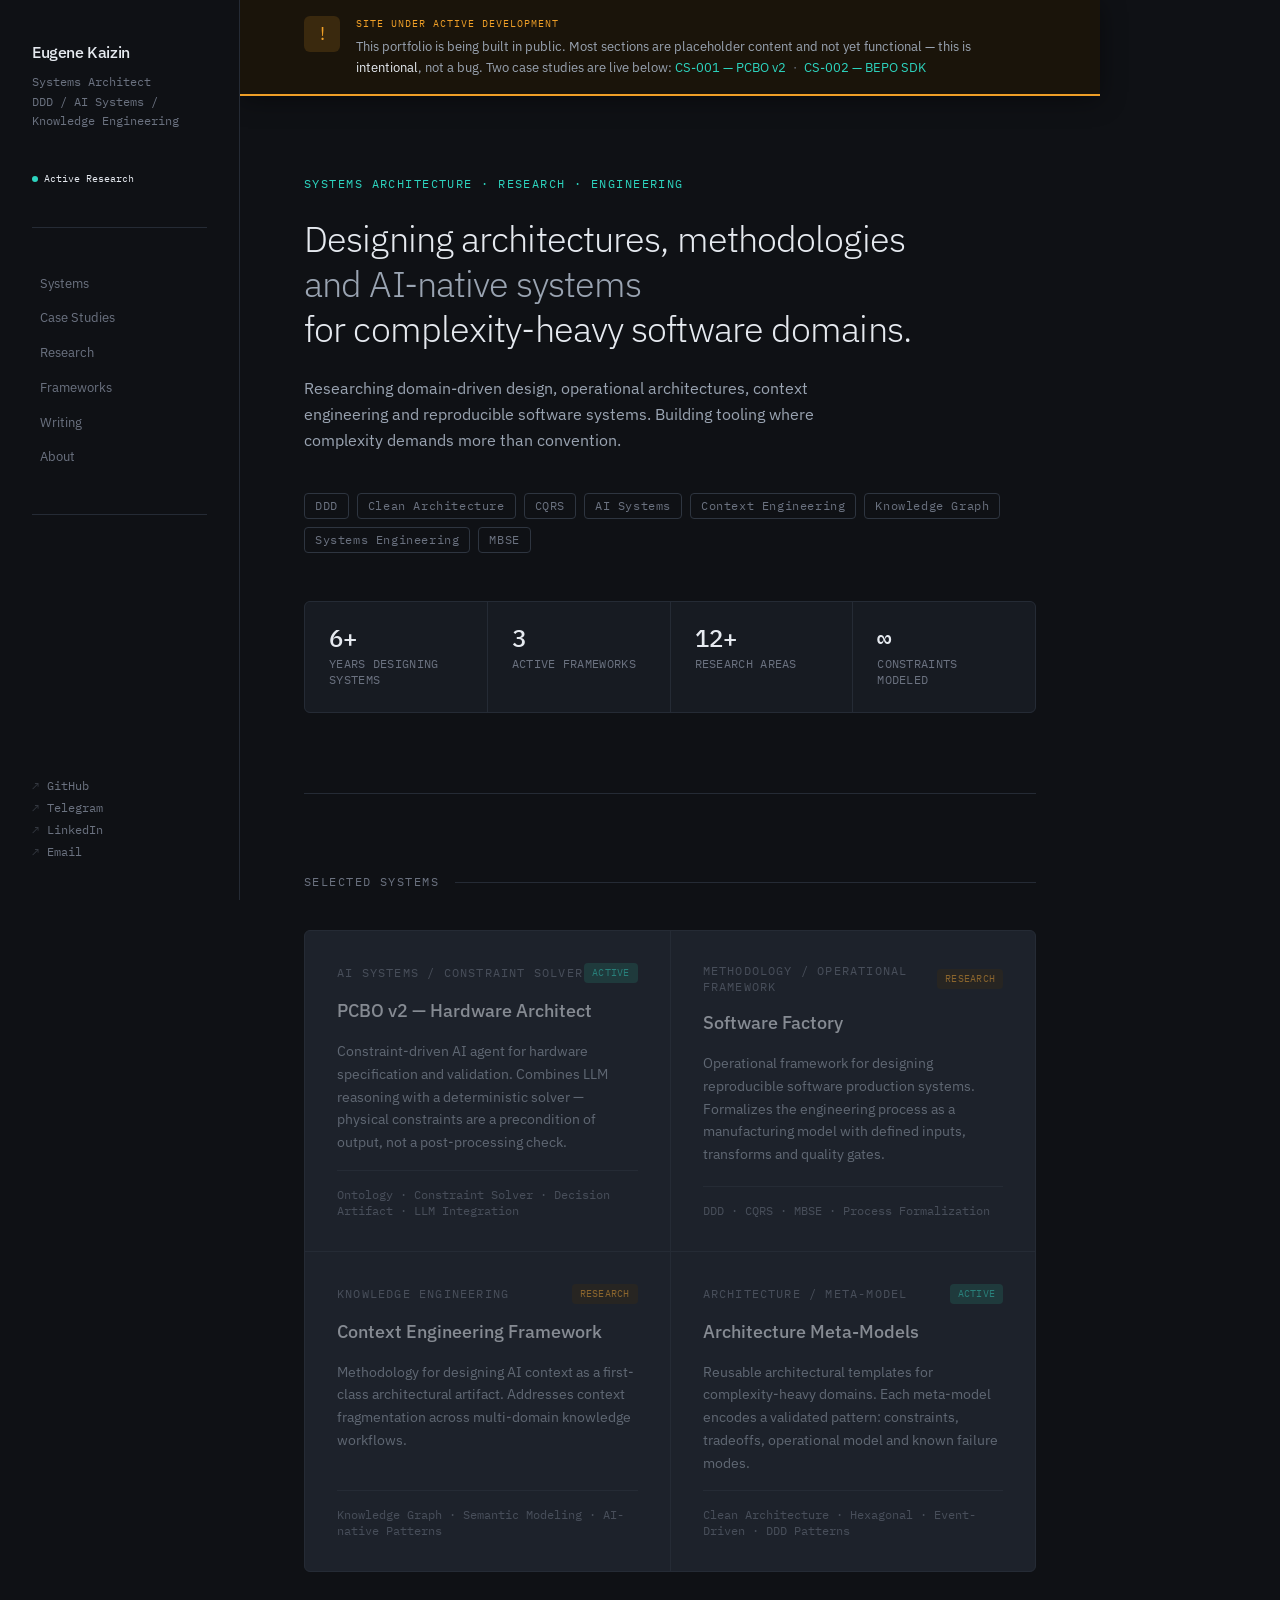
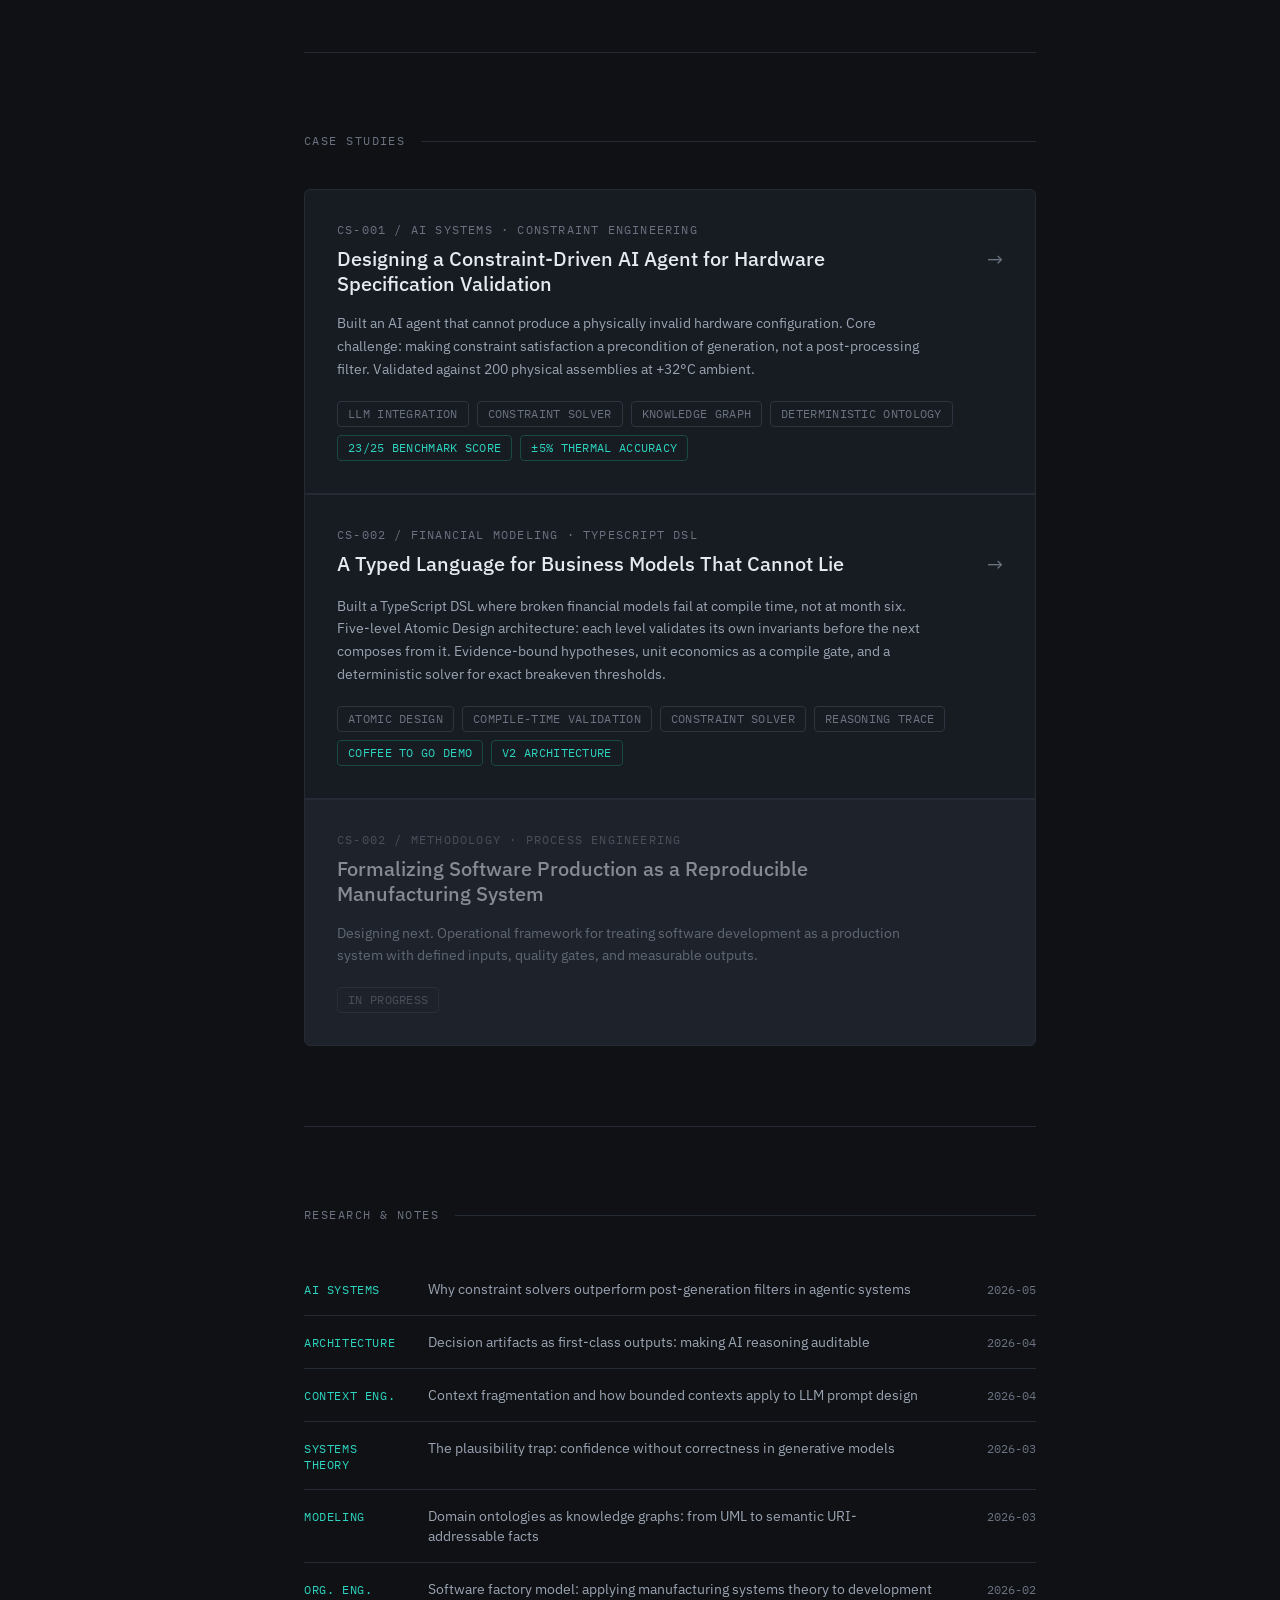
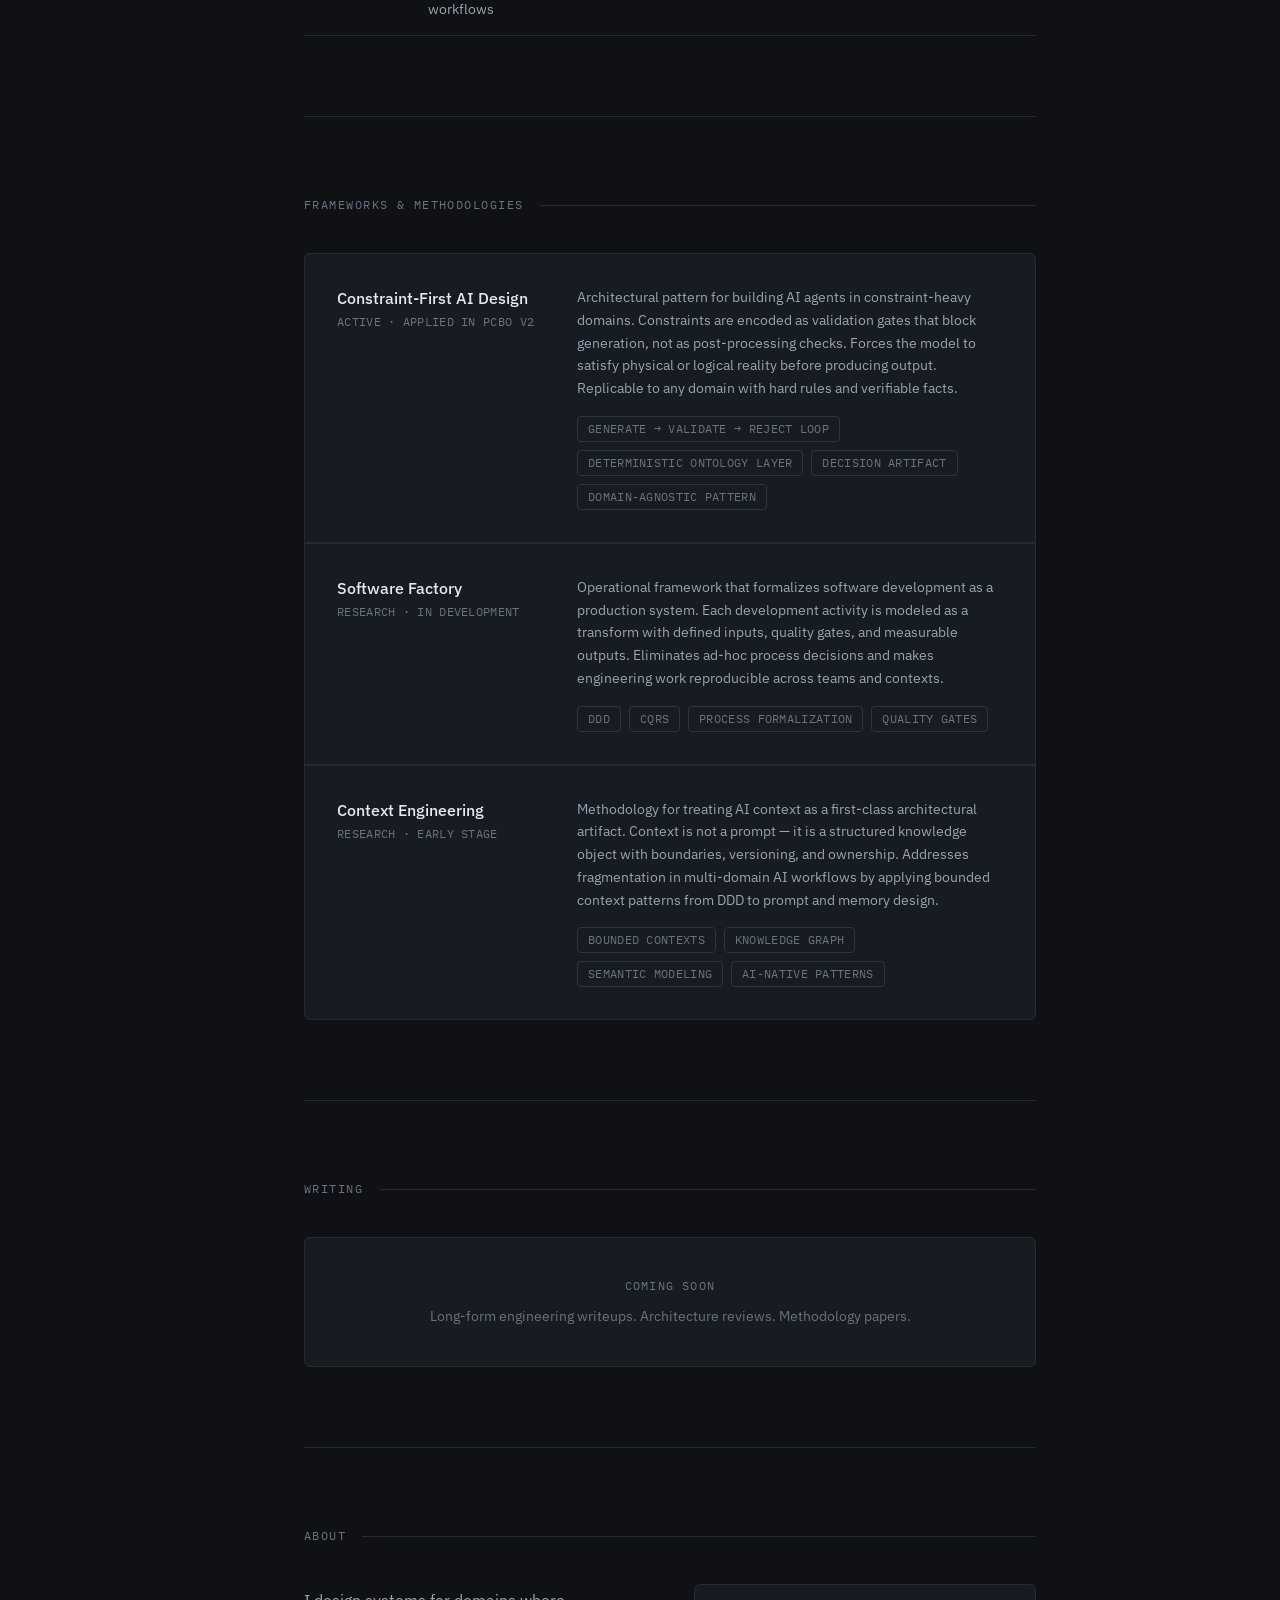
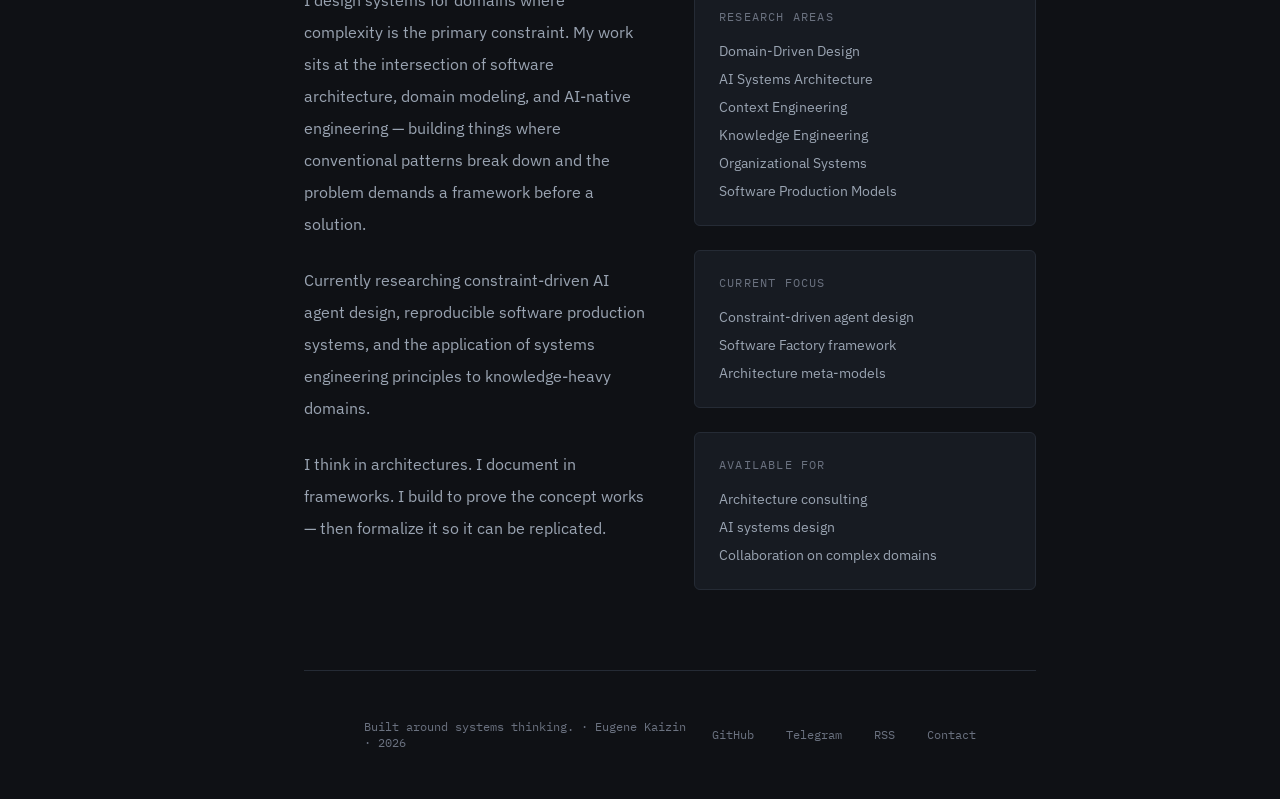
<file: index.html>
<!DOCTYPE html><html lang="en"> <head><meta charset="UTF-8"><meta name="viewport" content="width=device-width"><link rel="icon" type="image/svg+xml" href="./favicon.svg"><link rel="icon" href="./favicon.ico"><meta name="generator" content="Astro v6.3.1"><link rel="preconnect" href="https://fonts.googleapis.com"><link rel="preconnect" href="https://fonts.gstatic.com" crossorigin><link href="https://fonts.googleapis.com/css2?family=IBM+Plex+Mono:wght@400;500&family=IBM+Plex+Sans:wght@300;400;500&display=swap" rel="stylesheet"><title>Eugene Kaizin — Systems Architect</title><link rel="stylesheet" href="/_astro/StatusDot.BarWlbYP.css"></head> <body>  <div class="flex flex-col lg:flex-row min-h-screen max-w-[1400px] mx-auto bg-background-primary"> <aside class="w-full lg:w-rail flex-shrink-0 p-10 lg:px-8 lg:py-10 border-b lg:border-b-0 lg:border-r border-border-subtle sticky top-0 h-auto lg:h-screen overflow-y-auto flex flex-col gap-10 bg-background-primary z-50"> <div> <div class="text-base font-medium tracking-tight text-content-primary">Eugene Kaizin</div> <div class="font-mono text-xs text-content-muted mt-2 leading-relaxed">
Systems Architect<br>
DDD / AI Systems / Knowledge Engineering
</div> </div> <div class="hidden lg:block"> <style>astro-island,astro-slot,astro-static-slot{display:contents}</style><script>(()=>{var e=async t=>{await(await t())()};(self.Astro||(self.Astro={})).load=e;window.dispatchEvent(new Event("astro:load"));})();</script><script>(()=>{var g=Object.defineProperty;var w=(c,s,d)=>s in c?g(c,s,{enumerable:!0,configurable:!0,writable:!0,value:d}):c[s]=d;var l=(c,s,d)=>w(c,typeof s!="symbol"?s+"":s,d);var E=new Set(["__proto__","constructor","prototype"]);{let c={0:t=>y(t),1:t=>d(t),2:t=>new RegExp(t),3:t=>new Date(t),4:t=>new Map(d(t)),5:t=>new Set(d(t)),6:t=>BigInt(t),7:t=>new URL(t),8:t=>new Uint8Array(t),9:t=>new Uint16Array(t),10:t=>new Uint32Array(t),11:t=>Number.POSITIVE_INFINITY*t},s=t=>{let[p,e]=t;return p in c?c[p](e):void 0},d=t=>t.map(s),y=t=>typeof t!="object"||t===null?t:Object.fromEntries(Object.entries(t).map(([p,e])=>[p,s(e)]));class f extends HTMLElement{constructor(){super(...arguments);l(this,"Component");l(this,"hydrator");l(this,"hydrate",async()=>{var b;if(!this.hydrator||!this.isConnected)return;let e=(b=this.parentElement)==null?void 0:b.closest("astro-island[ssr]");if(e){e.addEventListener("astro:hydrate",this.hydrate,{once:!0});return}let n=this.querySelectorAll("astro-slot"),r={},i=this.querySelectorAll("template[data-astro-template]");for(let o of i){let a=o.closest(this.tagName);a!=null&&a.isSameNode(this)&&(r[o.getAttribute("data-astro-template")||"default"]=o.innerHTML,o.remove())}for(let o of n){let a=o.closest(this.tagName);a!=null&&a.isSameNode(this)&&(r[o.getAttribute("name")||"default"]=o.innerHTML)}let u;try{u=this.hasAttribute("props")?y(JSON.parse(this.getAttribute("props"))):{}}catch(o){let a=this.getAttribute("component-url")||"<unknown>",v=this.getAttribute("component-export");throw v&&(a+=` (export ${v})`),console.error(`[hydrate] Error parsing props for component ${a}`,this.getAttribute("props"),o),o}let h;await this.hydrator(this)(this.Component,u,r,{client:this.getAttribute("client")}),this.removeAttribute("ssr"),this.dispatchEvent(new CustomEvent("astro:hydrate"))});l(this,"unmount",()=>{this.isConnected||this.dispatchEvent(new CustomEvent("astro:unmount"))})}disconnectedCallback(){document.removeEventListener("astro:after-swap",this.unmount),document.addEventListener("astro:after-swap",this.unmount,{once:!0})}connectedCallback(){if(!this.hasAttribute("await-children")||document.readyState==="interactive"||document.readyState==="complete")this.childrenConnectedCallback();else{let e=()=>{document.removeEventListener("DOMContentLoaded",e),n.disconnect(),this.childrenConnectedCallback()},n=new MutationObserver(()=>{var r;((r=this.lastChild)==null?void 0:r.nodeType)===Node.COMMENT_NODE&&this.lastChild.nodeValue==="astro:end"&&(this.lastChild.remove(),e())});n.observe(this,{childList:!0}),document.addEventListener("DOMContentLoaded",e)}}async childrenConnectedCallback(){let e=this.getAttribute("before-hydration-url");e&&await import(e),this.start()}getRetryImportUrl(e){let n=new URL(e,document.baseURI),r=`astro-retry=${Date.now()}`,i=n.hash.replace(/^#/,"");return n.hash=i?`${i}&${r}`:r,n.toString()}async importWithRetry(e){try{return await import(e)}catch(n){return await new Promise(r=>setTimeout(r,1e3)),import(this.getRetryImportUrl(e))}}handleHydrationError(e){let n=this.getAttribute("component-url"),r=new CustomEvent("astro:hydration-error",{cancelable:!0,bubbles:!0,composed:!0,detail:{error:e,componentUrl:n}});this.dispatchEvent(r)&&console.error(`[astro-island] Error hydrating ${n}`,e)}async start(){let e=JSON.parse(this.getAttribute("opts")),n=this.getAttribute("client");if(Astro[n]===void 0){window.addEventListener(`astro:${n}`,()=>this.start(),{once:!0});return}try{await Astro[n](async()=>{let r=this.getAttribute("renderer-url");try{let[i,{default:u}]=await Promise.all([this.importWithRetry(this.getAttribute("component-url")),r?this.importWithRetry(r):Promise.resolve({default:()=>()=>{}})]),h=this.getAttribute("component-export")||"default";if(h.includes(".")){this.Component=i;for(let m of h.split(".")){if(E.has(m)||!this.Component||typeof this.Component!="object"&&typeof this.Component!="function"||!Object.hasOwn(this.Component,m))throw new Error(`Invalid component export path: ${h}`);this.Component=this.Component[m]}}else{if(E.has(h))throw new Error(`Invalid component export path: ${h}`);this.Component=i[h]}return this.hydrator=u,this.hydrate}catch(i){return this.handleHydrationError(i),()=>{}}},e,this)}catch(r){this.handleHydrationError(r)}}attributeChangedCallback(){this.hydrate()}}l(f,"observedAttributes",["props"]),customElements.get("astro-island")||customElements.define("astro-island",f)}})();</script><astro-island uid="Z1OeyeW" component-url="/_astro/StatusDot.DQcXZkeh.js" component-export="default" renderer-url="/_astro/client.svelte.DOllVbco.js" props="{}" ssr client="load" opts="{&quot;name&quot;:&quot;StatusDot&quot;,&quot;value&quot;:true}" await-children><!--[--><div class="flex items-center gap-1.5 font-mono text-[10px] text-text-muted"><span class="w-1.5 h-1.5 rounded-full bg-accent flex-shrink-0 animate-status-pulse"></span> Active Research</div><!--]--><!--astro:end--></astro-island> </div> <div class="hidden lg:block h-px bg-border-subtle"></div> <nav class="flex flex-row lg:flex-col flex-wrap gap-1 lg:gap-0.5"> <!--[--><a href="#systems" class="text-[13px] px-2 py-1.5 rounded transition-all duration-150 text-accent"><!--[-->Systems<!--]--></a><!--]--> <!--[--><a href="#cases" class="text-[13px] px-2 py-1.5 rounded transition-all duration-150 text-text-muted hover:text-text-main hover:bg-surface"><!--[-->Case Studies<!--]--></a><!--]--> <!--[--><a href="#research" class="text-[13px] px-2 py-1.5 rounded transition-all duration-150 text-text-muted hover:text-text-main hover:bg-surface"><!--[-->Research<!--]--></a><!--]--> <!--[--><a href="#frameworks" class="text-[13px] px-2 py-1.5 rounded transition-all duration-150 text-text-muted hover:text-text-main hover:bg-surface"><!--[-->Frameworks<!--]--></a><!--]--> <!--[--><a href="#writing" class="text-[13px] px-2 py-1.5 rounded transition-all duration-150 text-text-muted hover:text-text-main hover:bg-surface"><!--[-->Writing<!--]--></a><!--]--> <!--[--><a href="#about" class="text-[13px] px-2 py-1.5 rounded transition-all duration-150 text-text-muted hover:text-text-main hover:bg-surface"><!--[-->About<!--]--></a><!--]--> </nav> <div class="hidden lg:block h-px bg-border-subtle"></div> <div class="flex flex-row lg:flex-col flex-wrap gap-6 lg:gap-1.5 mt-auto"> <a href="#" class="font-mono text-xs text-content-muted flex items-center gap-2 hover:text-accent group transition-colors"> <span class="opacity-40 group-hover:opacity-100 transition-opacity">↗</span> GitHub
</a> <a href="#" class="font-mono text-xs text-content-muted flex items-center gap-2 hover:text-accent group transition-colors"> <span class="opacity-40 group-hover:opacity-100 transition-opacity">↗</span> Telegram
</a> <a href="#" class="font-mono text-xs text-content-muted flex items-center gap-2 hover:text-accent group transition-colors"> <span class="opacity-40 group-hover:opacity-100 transition-opacity">↗</span> LinkedIn
</a> <a href="#" class="font-mono text-xs text-content-muted flex items-center gap-2 hover:text-accent group transition-colors"> <span class="opacity-40 group-hover:opacity-100 transition-opacity">↗</span> Email
</a> </div> </aside> <main class="flex-1 px-8 md:px-12 lg:px-16 max-w-[860px]"> <div class="sticky top-0 z-40 -mx-8 md:-mx-12 lg:-mx-16 px-8 md:px-12 lg:px-16 py-4 bg-[#1a140a] border-b-2 border-[#ef9f27] shadow-[0_4px_24px_rgba(0,0,0,0.4)]"> <div class="flex items-start gap-4"> <div class="flex-shrink-0 w-9 h-9 rounded-md bg-[#ef9f27]/15 flex items-center justify-center"> <span class="text-[#ef9f27] text-lg leading-none">!</span> </div> <div class="min-w-0"> <div class="font-mono text-[10px] text-[#ef9f27] tracking-[0.1em] uppercase mb-1">Site Under Active Development</div> <p class="text-[13px] text-content-secondary leading-relaxed">
This portfolio is being built in public. Most sections are placeholder content and not yet functional — this is <span class="text-content-primary">intentional</span>, not a bug.
              Two case studies are live below:
<a href="/case-studies/pcbo-v2" class="text-accent hover:underline whitespace-nowrap">CS-001 — PCBO v2</a> <span class="text-content-muted mx-1">·</span> <a href="/case-studies/bepo-sdk" class="text-accent hover:underline whitespace-nowrap">CS-002 — BEPO SDK</a> </p> </div> </div> </div> <section id="hero" class="pt-20 pb-20 border-b border-border-subtle"> <div class="font-mono text-xs text-accent tracking-[0.12em] uppercase mb-6">
Systems Architecture · Research · Engineering
</div> <h1 class="text-4xl font-light leading-tight text-content-primary tracking-tight mb-6 max-w-[640px]">
Designing architectures, methodologies<br> <span class="text-content-secondary italic not-italic">and AI-native systems</span><br>
for complexity-heavy software domains.
</h1> <p class="text-base text-content-secondary max-w-[560px] leading-relaxed mb-10">
Researching domain-driven design, operational architectures,
    context engineering and reproducible software systems.
    Building tooling where complexity demands more than convention.
</p> <div class="flex flex-wrap gap-2 mb-12"> <span class="font-mono text-xs text-content-muted border border-border-default px-2.5 py-1 rounded-sm tracking-wider transition-colors hover:border-accent hover:text-accent cursor-default"> DDD </span> <span class="font-mono text-xs text-content-muted border border-border-default px-2.5 py-1 rounded-sm tracking-wider transition-colors hover:border-accent hover:text-accent cursor-default"> Clean Architecture </span> <span class="font-mono text-xs text-content-muted border border-border-default px-2.5 py-1 rounded-sm tracking-wider transition-colors hover:border-accent hover:text-accent cursor-default"> CQRS </span> <span class="font-mono text-xs text-content-muted border border-border-default px-2.5 py-1 rounded-sm tracking-wider transition-colors hover:border-accent hover:text-accent cursor-default"> AI Systems </span> <span class="font-mono text-xs text-content-muted border border-border-default px-2.5 py-1 rounded-sm tracking-wider transition-colors hover:border-accent hover:text-accent cursor-default"> Context Engineering </span> <span class="font-mono text-xs text-content-muted border border-border-default px-2.5 py-1 rounded-sm tracking-wider transition-colors hover:border-accent hover:text-accent cursor-default"> Knowledge Graph </span> <span class="font-mono text-xs text-content-muted border border-border-default px-2.5 py-1 rounded-sm tracking-wider transition-colors hover:border-accent hover:text-accent cursor-default"> Systems Engineering </span> <span class="font-mono text-xs text-content-muted border border-border-default px-2.5 py-1 rounded-sm tracking-wider transition-colors hover:border-accent hover:text-accent cursor-default"> MBSE </span> </div> <div class="grid grid-cols-2 md:grid-cols-4 gap-px bg-border-subtle border border-border-subtle rounded-md overflow-hidden"> <div class="bg-background-secondary p-6 text-left border-border-subtle"> <div class="font-mono text-2xl font-medium text-content-primary mb-1.5 leading-none"> 6+ </div> <div class="font-mono text-xs text-content-muted tracking-wide uppercase"> Years designing systems </div> </div> <div class="bg-background-secondary p-6 text-left border-border-subtle"> <div class="font-mono text-2xl font-medium text-content-primary mb-1.5 leading-none"> 3 </div> <div class="font-mono text-xs text-content-muted tracking-wide uppercase"> Active frameworks </div> </div> <div class="bg-background-secondary p-6 text-left border-border-subtle"> <div class="font-mono text-2xl font-medium text-content-primary mb-1.5 leading-none"> 12+ </div> <div class="font-mono text-xs text-content-muted tracking-wide uppercase"> Research areas </div> </div> <div class="bg-background-secondary p-6 text-left border-border-subtle"> <div class="font-mono text-2xl font-medium text-content-primary mb-1.5 leading-none"> ∞ </div> <div class="font-mono text-xs text-content-muted tracking-wide uppercase"> Constraints modeled </div> </div> </div> </section> <section id="systems" class="py-20 border-b border-border-subtle"> <div class="flex items-center gap-4 mb-10 font-mono text-xs text-content-muted tracking-[0.12em] uppercase"> <span>Selected Systems</span> <div class="flex-1 h-px bg-border-subtle"></div> </div> <div class="grid grid-cols-1 md:grid-cols-2 gap-px bg-border-subtle border border-border-subtle rounded-md overflow-hidden"> <div class="bg-background-secondary p-8 flex flex-col gap-4 group opacity-50 cursor-default"> <div class="flex items-center justify-between"> <span class="font-mono text-xs text-content-muted tracking-widest uppercase"> AI Systems / Constraint Solver </span> <span class="font-mono text-[10px] px-2 py-0.5 rounded-sm tracking-wide uppercase bg-accent-muted text-accent"> Active </span> </div> <div class="text-lg font-medium text-content-primary leading-snug"> PCBO v2 — Hardware Architect </div> <p class="text-sm text-content-secondary leading-relaxed flex-1"> Constraint-driven AI agent for hardware specification and validation. Combines LLM reasoning with a deterministic solver — physical constraints are a precondition of output, not a post-processing check. </p> <div class="font-mono text-xs text-content-muted pt-4 border-t border-border-subtle"> Ontology · Constraint Solver · Decision Artifact · LLM Integration </div> </div> <div class="bg-background-secondary p-8 flex flex-col gap-4 group opacity-50 cursor-default"> <div class="flex items-center justify-between"> <span class="font-mono text-xs text-content-muted tracking-widest uppercase"> Methodology / Operational Framework </span> <span class="font-mono text-[10px] px-2 py-0.5 rounded-sm tracking-wide uppercase bg-[#2A2010] text-[#EF9F27]"> Research </span> </div> <div class="text-lg font-medium text-content-primary leading-snug"> Software Factory </div> <p class="text-sm text-content-secondary leading-relaxed flex-1"> Operational framework for designing reproducible software production systems. Formalizes the engineering process as a manufacturing model with defined inputs, transforms and quality gates. </p> <div class="font-mono text-xs text-content-muted pt-4 border-t border-border-subtle"> DDD · CQRS · MBSE · Process Formalization </div> </div> <div class="bg-background-secondary p-8 flex flex-col gap-4 group opacity-50 cursor-default"> <div class="flex items-center justify-between"> <span class="font-mono text-xs text-content-muted tracking-widest uppercase"> Knowledge Engineering </span> <span class="font-mono text-[10px] px-2 py-0.5 rounded-sm tracking-wide uppercase bg-[#2A2010] text-[#EF9F27]"> Research </span> </div> <div class="text-lg font-medium text-content-primary leading-snug"> Context Engineering Framework </div> <p class="text-sm text-content-secondary leading-relaxed flex-1"> Methodology for designing AI context as a first-class architectural artifact. Addresses context fragmentation across multi-domain knowledge workflows. </p> <div class="font-mono text-xs text-content-muted pt-4 border-t border-border-subtle"> Knowledge Graph · Semantic Modeling · AI-native Patterns </div> </div> <div class="bg-background-secondary p-8 flex flex-col gap-4 group opacity-50 cursor-default"> <div class="flex items-center justify-between"> <span class="font-mono text-xs text-content-muted tracking-widest uppercase"> Architecture / Meta-Model </span> <span class="font-mono text-[10px] px-2 py-0.5 rounded-sm tracking-wide uppercase bg-accent-muted text-accent"> Active </span> </div> <div class="text-lg font-medium text-content-primary leading-snug"> Architecture Meta-Models </div> <p class="text-sm text-content-secondary leading-relaxed flex-1"> Reusable architectural templates for complexity-heavy domains. Each meta-model encodes a validated pattern: constraints, tradeoffs, operational model and known failure modes. </p> <div class="font-mono text-xs text-content-muted pt-4 border-t border-border-subtle"> Clean Architecture · Hexagonal · Event-Driven · DDD Patterns </div> </div> </div> </section> <section id="cases" class="py-20 border-b border-border-subtle"> <div class="flex items-center gap-4 mb-10 font-mono text-xs text-content-muted tracking-[0.12em] uppercase"> <span>Case Studies</span> <div class="flex-1 h-px bg-border-subtle"></div> </div> <div class="bg-border-subtle border border-border-subtle rounded-md overflow-hidden flex flex-col gap-px"> <a href="/case-studies/pcbo-v2" class="block bg-background-secondary p-8 transition-colors border-b border-border-subtle last:border-b-0 group hover:bg-background-tertiary cursor-pointer"> <div class="font-mono text-xs text-content-muted tracking-widest uppercase mb-2"> CS-001 / AI Systems · Constraint Engineering </div> <div class="flex items-start justify-between gap-5 mb-4"> <h3 class="text-xl font-medium text-content-primary leading-tight max-w-[520px]"> Designing a Constraint-Driven AI Agent for Hardware Specification Validation </h3> <span class="text-xl text-content-muted group-hover:text-accent group-hover:translate-x-1 transition-all">→</span> </div> <p class="text-sm text-content-secondary max-w-[600px] leading-relaxed mb-5"> Built an AI agent that cannot produce a physically invalid hardware configuration. Core challenge: making constraint satisfaction a precondition of generation, not a post-processing filter. Validated against 200 physical assemblies at +32°C ambient. </p> <div class="flex flex-wrap gap-2"> <span class="font-mono text-xs px-2.5 py-1 rounded-sm tracking-wide uppercase border border-border-default text-content-muted"> LLM Integration </span><span class="font-mono text-xs px-2.5 py-1 rounded-sm tracking-wide uppercase border border-border-default text-content-muted"> Constraint Solver </span><span class="font-mono text-xs px-2.5 py-1 rounded-sm tracking-wide uppercase border border-border-default text-content-muted"> Knowledge Graph </span><span class="font-mono text-xs px-2.5 py-1 rounded-sm tracking-wide uppercase border border-border-default text-content-muted"> Deterministic Ontology </span><span class="font-mono text-xs px-2.5 py-1 rounded-sm tracking-wide uppercase border border-accent-muted text-accent"> 23/25 benchmark score </span><span class="font-mono text-xs px-2.5 py-1 rounded-sm tracking-wide uppercase border border-accent-muted text-accent"> ±5% thermal accuracy </span> </div> </a> <a href="/case-studies/bepo-sdk" class="block bg-background-secondary p-8 transition-colors border-b border-border-subtle last:border-b-0 group hover:bg-background-tertiary cursor-pointer"> <div class="font-mono text-xs text-content-muted tracking-widest uppercase mb-2"> CS-002 / Financial Modeling · TypeScript DSL </div> <div class="flex items-start justify-between gap-5 mb-4"> <h3 class="text-xl font-medium text-content-primary leading-tight max-w-[520px]"> A Typed Language for Business Models That Cannot Lie </h3> <span class="text-xl text-content-muted group-hover:text-accent group-hover:translate-x-1 transition-all">→</span> </div> <p class="text-sm text-content-secondary max-w-[600px] leading-relaxed mb-5"> Built a TypeScript DSL where broken financial models fail at compile time, not at month six. Five-level Atomic Design architecture: each level validates its own invariants before the next composes from it. Evidence-bound hypotheses, unit economics as a compile gate, and a deterministic solver for exact breakeven thresholds. </p> <div class="flex flex-wrap gap-2"> <span class="font-mono text-xs px-2.5 py-1 rounded-sm tracking-wide uppercase border border-border-default text-content-muted"> Atomic Design </span><span class="font-mono text-xs px-2.5 py-1 rounded-sm tracking-wide uppercase border border-border-default text-content-muted"> Compile-time Validation </span><span class="font-mono text-xs px-2.5 py-1 rounded-sm tracking-wide uppercase border border-border-default text-content-muted"> Constraint Solver </span><span class="font-mono text-xs px-2.5 py-1 rounded-sm tracking-wide uppercase border border-border-default text-content-muted"> Reasoning Trace </span><span class="font-mono text-xs px-2.5 py-1 rounded-sm tracking-wide uppercase border border-accent-muted text-accent"> Coffee To Go demo </span><span class="font-mono text-xs px-2.5 py-1 rounded-sm tracking-wide uppercase border border-accent-muted text-accent"> v2 architecture </span> </div> </a> <div class="block bg-background-secondary p-8 transition-colors border-b border-border-subtle last:border-b-0 group opacity-50 cursor-default"> <div class="font-mono text-xs text-content-muted tracking-widest uppercase mb-2"> CS-002 / Methodology · Process Engineering </div> <div class="flex items-start justify-between gap-5 mb-4"> <h3 class="text-xl font-medium text-content-primary leading-tight max-w-[520px]"> Formalizing Software Production as a Reproducible Manufacturing System </h3>  </div> <p class="text-sm text-content-secondary max-w-[600px] leading-relaxed mb-5"> Designing next. Operational framework for treating software development as a production system with defined inputs, quality gates, and measurable outputs. </p> <div class="flex flex-wrap gap-2"> <span class="font-mono text-xs px-2.5 py-1 rounded-sm tracking-wide uppercase border border-border-default text-content-muted"> In Progress </span> </div> </div> </div> </section> <section id="research" class="py-20 border-b border-border-subtle"> <div class="flex items-center gap-4 mb-10 font-mono text-xs text-content-muted tracking-[0.12em] uppercase"> <span>Research &amp; Notes</span> <div class="flex-1 h-px bg-border-subtle"></div> </div> <div class="flex flex-col"> <div class="grid grid-cols-[80px_1fr] md:grid-cols-[100px_1fr_80px] gap-6 items-baseline py-4 border-b border-border-subtle transition-colors hover:bg-background-secondary group"> <span class="font-mono text-xs text-accent tracking-wider uppercase"> AI Systems </span> <span class="text-sm text-content-secondary transition-colors group-hover:text-content-primary"> Why constraint solvers outperform post-generation filters in agentic systems </span> <span class="hidden md:block font-mono text-xs text-content-muted text-right"> 2026-05 </span> </div> <div class="grid grid-cols-[80px_1fr] md:grid-cols-[100px_1fr_80px] gap-6 items-baseline py-4 border-b border-border-subtle transition-colors hover:bg-background-secondary group"> <span class="font-mono text-xs text-accent tracking-wider uppercase"> Architecture </span> <span class="text-sm text-content-secondary transition-colors group-hover:text-content-primary"> Decision artifacts as first-class outputs: making AI reasoning auditable </span> <span class="hidden md:block font-mono text-xs text-content-muted text-right"> 2026-04 </span> </div> <div class="grid grid-cols-[80px_1fr] md:grid-cols-[100px_1fr_80px] gap-6 items-baseline py-4 border-b border-border-subtle transition-colors hover:bg-background-secondary group"> <span class="font-mono text-xs text-accent tracking-wider uppercase"> Context Eng. </span> <span class="text-sm text-content-secondary transition-colors group-hover:text-content-primary"> Context fragmentation and how bounded contexts apply to LLM prompt design </span> <span class="hidden md:block font-mono text-xs text-content-muted text-right"> 2026-04 </span> </div> <div class="grid grid-cols-[80px_1fr] md:grid-cols-[100px_1fr_80px] gap-6 items-baseline py-4 border-b border-border-subtle transition-colors hover:bg-background-secondary group"> <span class="font-mono text-xs text-accent tracking-wider uppercase"> Systems Theory </span> <span class="text-sm text-content-secondary transition-colors group-hover:text-content-primary"> The plausibility trap: confidence without correctness in generative models </span> <span class="hidden md:block font-mono text-xs text-content-muted text-right"> 2026-03 </span> </div> <div class="grid grid-cols-[80px_1fr] md:grid-cols-[100px_1fr_80px] gap-6 items-baseline py-4 border-b border-border-subtle transition-colors hover:bg-background-secondary group"> <span class="font-mono text-xs text-accent tracking-wider uppercase"> Modeling </span> <span class="text-sm text-content-secondary transition-colors group-hover:text-content-primary"> Domain ontologies as knowledge graphs: from UML to semantic URI-addressable facts </span> <span class="hidden md:block font-mono text-xs text-content-muted text-right"> 2026-03 </span> </div> <div class="grid grid-cols-[80px_1fr] md:grid-cols-[100px_1fr_80px] gap-6 items-baseline py-4 border-b border-border-subtle transition-colors hover:bg-background-secondary group"> <span class="font-mono text-xs text-accent tracking-wider uppercase"> Org. Eng. </span> <span class="text-sm text-content-secondary transition-colors group-hover:text-content-primary"> Software factory model: applying manufacturing systems theory to development workflows </span> <span class="hidden md:block font-mono text-xs text-content-muted text-right"> 2026-02 </span> </div> </div> </section> <section id="frameworks" class="py-20 border-b border-border-subtle"> <div class="flex items-center gap-4 mb-10 font-mono text-xs text-content-muted tracking-[0.12em] uppercase"> <span>Frameworks &amp; Methodologies</span> <div class="flex-1 h-px bg-border-subtle"></div> </div> <div class="bg-border-subtle border border-border-subtle rounded-md overflow-hidden flex flex-col gap-px"> <div class="bg-background-secondary p-8 grid grid-cols-1 md:grid-cols-[200px_1fr] gap-4 md:gap-10 items-start transition-colors hover:bg-background-tertiary border-b border-border-subtle last:border-b-0 group"> <div> <div class="text-base font-medium text-content-primary mb-1 group-hover:text-accent transition-colors">Constraint-First AI Design</div> <div class="font-mono text-xs text-content-muted tracking-wide uppercase">Active · Applied in PCBO v2</div> </div> <div> <p class="text-sm text-content-secondary leading-relaxed mb-4"> Architectural pattern for building AI agents in constraint-heavy domains. Constraints are encoded as validation gates that block generation, not as post-processing checks. Forces the model to satisfy physical or logical reality before producing output. Replicable to any domain with hard rules and verifiable facts. </p> <div class="flex flex-wrap gap-2"> <span class="font-mono text-xs px-2.5 py-1 rounded-sm tracking-wide uppercase border border-border-default text-content-muted"> Generate → Validate → Reject loop </span><span class="font-mono text-xs px-2.5 py-1 rounded-sm tracking-wide uppercase border border-border-default text-content-muted"> Deterministic ontology layer </span><span class="font-mono text-xs px-2.5 py-1 rounded-sm tracking-wide uppercase border border-border-default text-content-muted"> Decision artifact </span><span class="font-mono text-xs px-2.5 py-1 rounded-sm tracking-wide uppercase border border-border-default text-content-muted"> Domain-agnostic pattern </span> </div> </div> </div> <div class="bg-background-secondary p-8 grid grid-cols-1 md:grid-cols-[200px_1fr] gap-4 md:gap-10 items-start transition-colors hover:bg-background-tertiary border-b border-border-subtle last:border-b-0 group"> <div> <div class="text-base font-medium text-content-primary mb-1 group-hover:text-accent transition-colors">Software Factory</div> <div class="font-mono text-xs text-content-muted tracking-wide uppercase">Research · In Development</div> </div> <div> <p class="text-sm text-content-secondary leading-relaxed mb-4"> Operational framework that formalizes software development as a production system. Each development activity is modeled as a transform with defined inputs, quality gates, and measurable outputs. Eliminates ad-hoc process decisions and makes engineering work reproducible across teams and contexts. </p> <div class="flex flex-wrap gap-2"> <span class="font-mono text-xs px-2.5 py-1 rounded-sm tracking-wide uppercase border border-border-default text-content-muted"> DDD </span><span class="font-mono text-xs px-2.5 py-1 rounded-sm tracking-wide uppercase border border-border-default text-content-muted"> CQRS </span><span class="font-mono text-xs px-2.5 py-1 rounded-sm tracking-wide uppercase border border-border-default text-content-muted"> Process formalization </span><span class="font-mono text-xs px-2.5 py-1 rounded-sm tracking-wide uppercase border border-border-default text-content-muted"> Quality gates </span> </div> </div> </div> <div class="bg-background-secondary p-8 grid grid-cols-1 md:grid-cols-[200px_1fr] gap-4 md:gap-10 items-start transition-colors hover:bg-background-tertiary border-b border-border-subtle last:border-b-0 group"> <div> <div class="text-base font-medium text-content-primary mb-1 group-hover:text-accent transition-colors">Context Engineering</div> <div class="font-mono text-xs text-content-muted tracking-wide uppercase">Research · Early Stage</div> </div> <div> <p class="text-sm text-content-secondary leading-relaxed mb-4"> Methodology for treating AI context as a first-class architectural artifact. Context is not a prompt — it is a structured knowledge object with boundaries, versioning, and ownership. Addresses fragmentation in multi-domain AI workflows by applying bounded context patterns from DDD to prompt and memory design. </p> <div class="flex flex-wrap gap-2"> <span class="font-mono text-xs px-2.5 py-1 rounded-sm tracking-wide uppercase border border-border-default text-content-muted"> Bounded contexts </span><span class="font-mono text-xs px-2.5 py-1 rounded-sm tracking-wide uppercase border border-border-default text-content-muted"> Knowledge graph </span><span class="font-mono text-xs px-2.5 py-1 rounded-sm tracking-wide uppercase border border-border-default text-content-muted"> Semantic modeling </span><span class="font-mono text-xs px-2.5 py-1 rounded-sm tracking-wide uppercase border border-border-default text-content-muted"> AI-native patterns </span> </div> </div> </div> </div> </section> <section id="writing" class="py-20 border-b border-border-subtle"> <div class="flex items-center gap-4 mb-10 font-mono text-xs text-content-muted tracking-[0.12em] uppercase"> <span>Writing</span> <div class="flex-1 h-px bg-border-subtle"></div> </div> <div class="p-10 bg-background-secondary border border-border-subtle rounded-md text-center"> <div class="font-mono text-xs text-content-muted tracking-widest uppercase mb-3">Coming Soon</div> <p class="text-sm text-content-muted">Long-form engineering writeups. Architecture reviews. Methodology papers.</p> </div> </section> <section id="about" class="py-20"> <div class="flex items-center gap-4 mb-10 font-mono text-xs text-content-muted tracking-[0.12em] uppercase"> <span>About</span> <div class="flex-1 h-px bg-border-subtle"></div> </div> <div class="grid grid-cols-1 md:grid-cols-2 gap-12"> <div class="text-base text-content-secondary leading-loose space-y-6"> <p>
I design systems for domains where complexity is the primary constraint.
              My work sits at the intersection of software architecture, domain modeling,
              and AI-native engineering — building things where conventional patterns
              break down and the problem demands a framework before a solution.
</p> <p>
Currently researching constraint-driven AI agent design, reproducible
              software production systems, and the application of systems engineering
              principles to knowledge-heavy domains.
</p> <p>
I think in architectures. I document in frameworks.
              I build to prove the concept works — then formalize it so it can be replicated.
</p> </div> <div class="flex flex-col gap-6"> <div class="p-6 bg-background-secondary border border-border-subtle rounded-md"> <div class="font-mono text-xs text-content-muted tracking-widest uppercase mb-4">Research Areas</div> <div class="flex flex-col gap-2 text-sm text-content-secondary"> <span>Domain-Driven Design</span> <span>AI Systems Architecture</span> <span>Context Engineering</span> <span>Knowledge Engineering</span> <span>Organizational Systems</span> <span>Software Production Models</span> </div> </div> <div class="p-6 bg-background-secondary border border-border-subtle rounded-md"> <div class="font-mono text-xs text-content-muted tracking-widest uppercase mb-4">Current Focus</div> <div class="flex flex-col gap-2 text-sm text-content-secondary"> <span>Constraint-driven agent design</span> <span>Software Factory framework</span> <span>Architecture meta-models</span> </div> </div> <div class="p-6 bg-background-secondary border border-border-subtle rounded-md"> <div class="font-mono text-xs text-content-muted tracking-widest uppercase mb-4">Available For</div> <div class="flex flex-col gap-2 text-sm text-content-secondary"> <span>Architecture consulting</span> <span>AI systems design</span> <span>Collaboration on complex domains</span> </div> </div> </div> </div> </section> <footer class="p-10 lg:px-15 lg:py-12 border-t border-border-subtle flex flex-col md:flex-row items-center justify-between gap-6"> <div class="font-mono text-xs text-content-muted">
Built around systems thinking. · Eugene Kaizin · 2026
</div> <div class="flex gap-8"> <a href="#" class="font-mono text-xs text-content-muted hover:text-accent transition-colors">GitHub</a> <a href="#" class="font-mono text-xs text-content-muted hover:text-accent transition-colors">Telegram</a> <a href="#" class="font-mono text-xs text-content-muted hover:text-accent transition-colors">RSS</a> <a href="#" class="font-mono text-xs text-content-muted hover:text-accent transition-colors">Contact</a> </div> </footer> </main> </div> <script type="module">const o=document.querySelectorAll("aside nav a"),r=document.querySelectorAll("section[id]"),n=new IntersectionObserver(s=>{s.forEach(c=>{if(c.isIntersecting){o.forEach(t=>{t.classList.remove("text-accent"),t.classList.add("text-content-muted"),t.classList.add("hover:text-content-primary"),t.classList.add("hover:bg-background-secondary")});const e=document.querySelector(`aside nav a[href="#${c.target.id}"]`);e&&(e.classList.add("text-accent"),e.classList.remove("text-content-muted"),e.classList.remove("hover:text-content-primary"),e.classList.remove("hover:bg-background-secondary"))}})},{rootMargin:"-30% 0px -60% 0px"});r.forEach(s=>n.observe(s));</script>  </body></html>
</file>
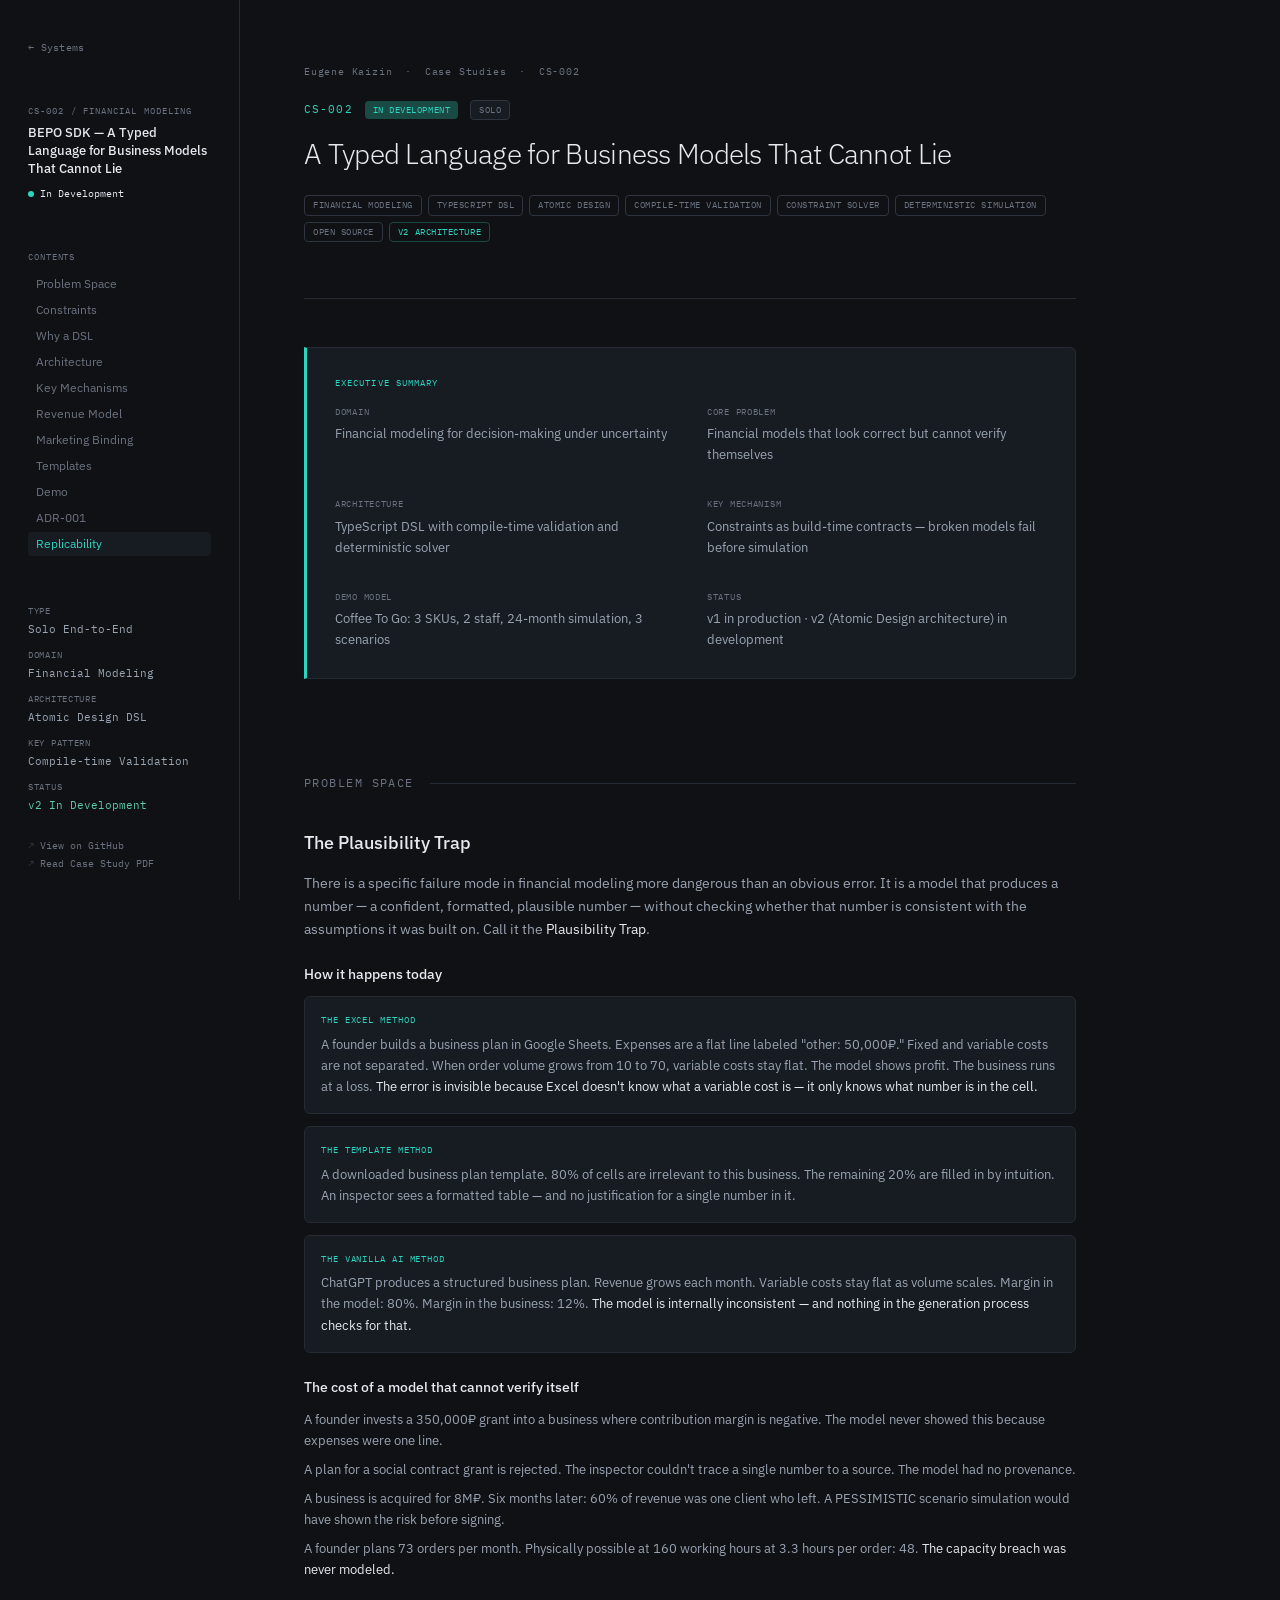
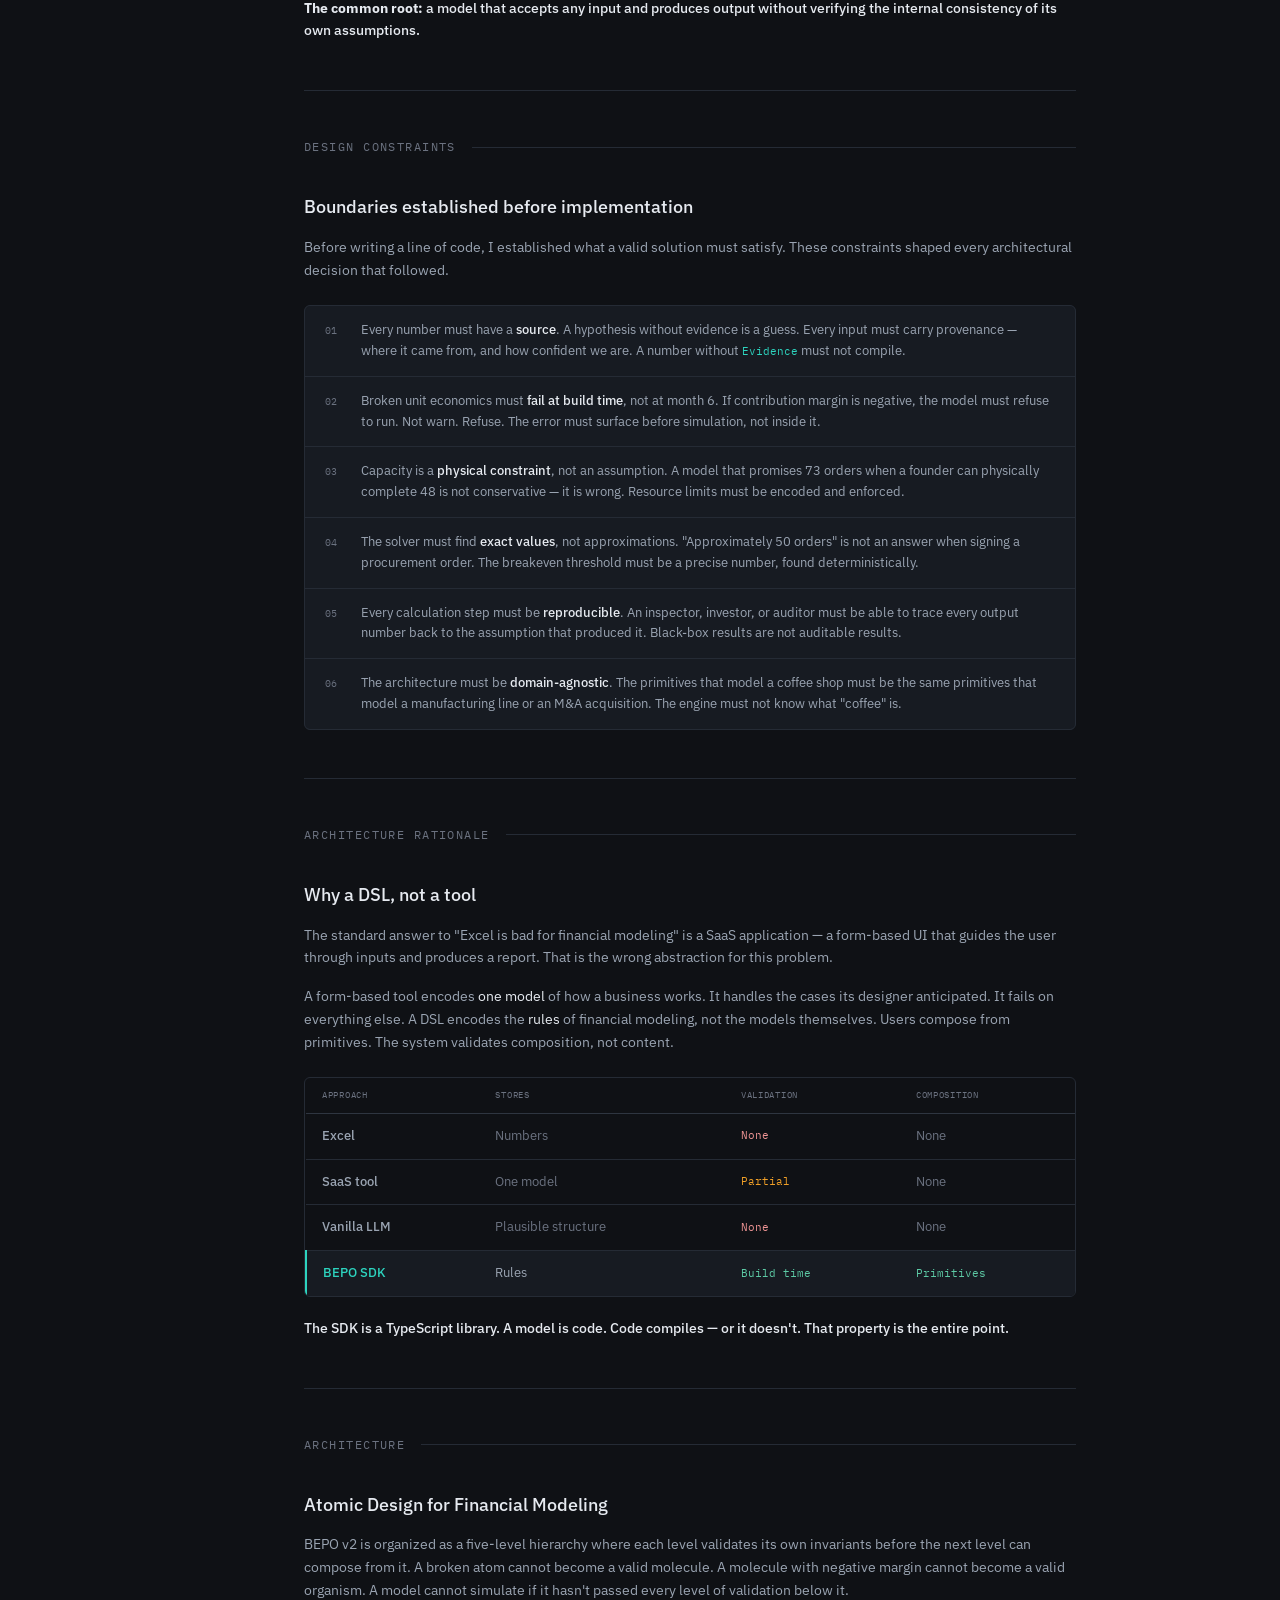
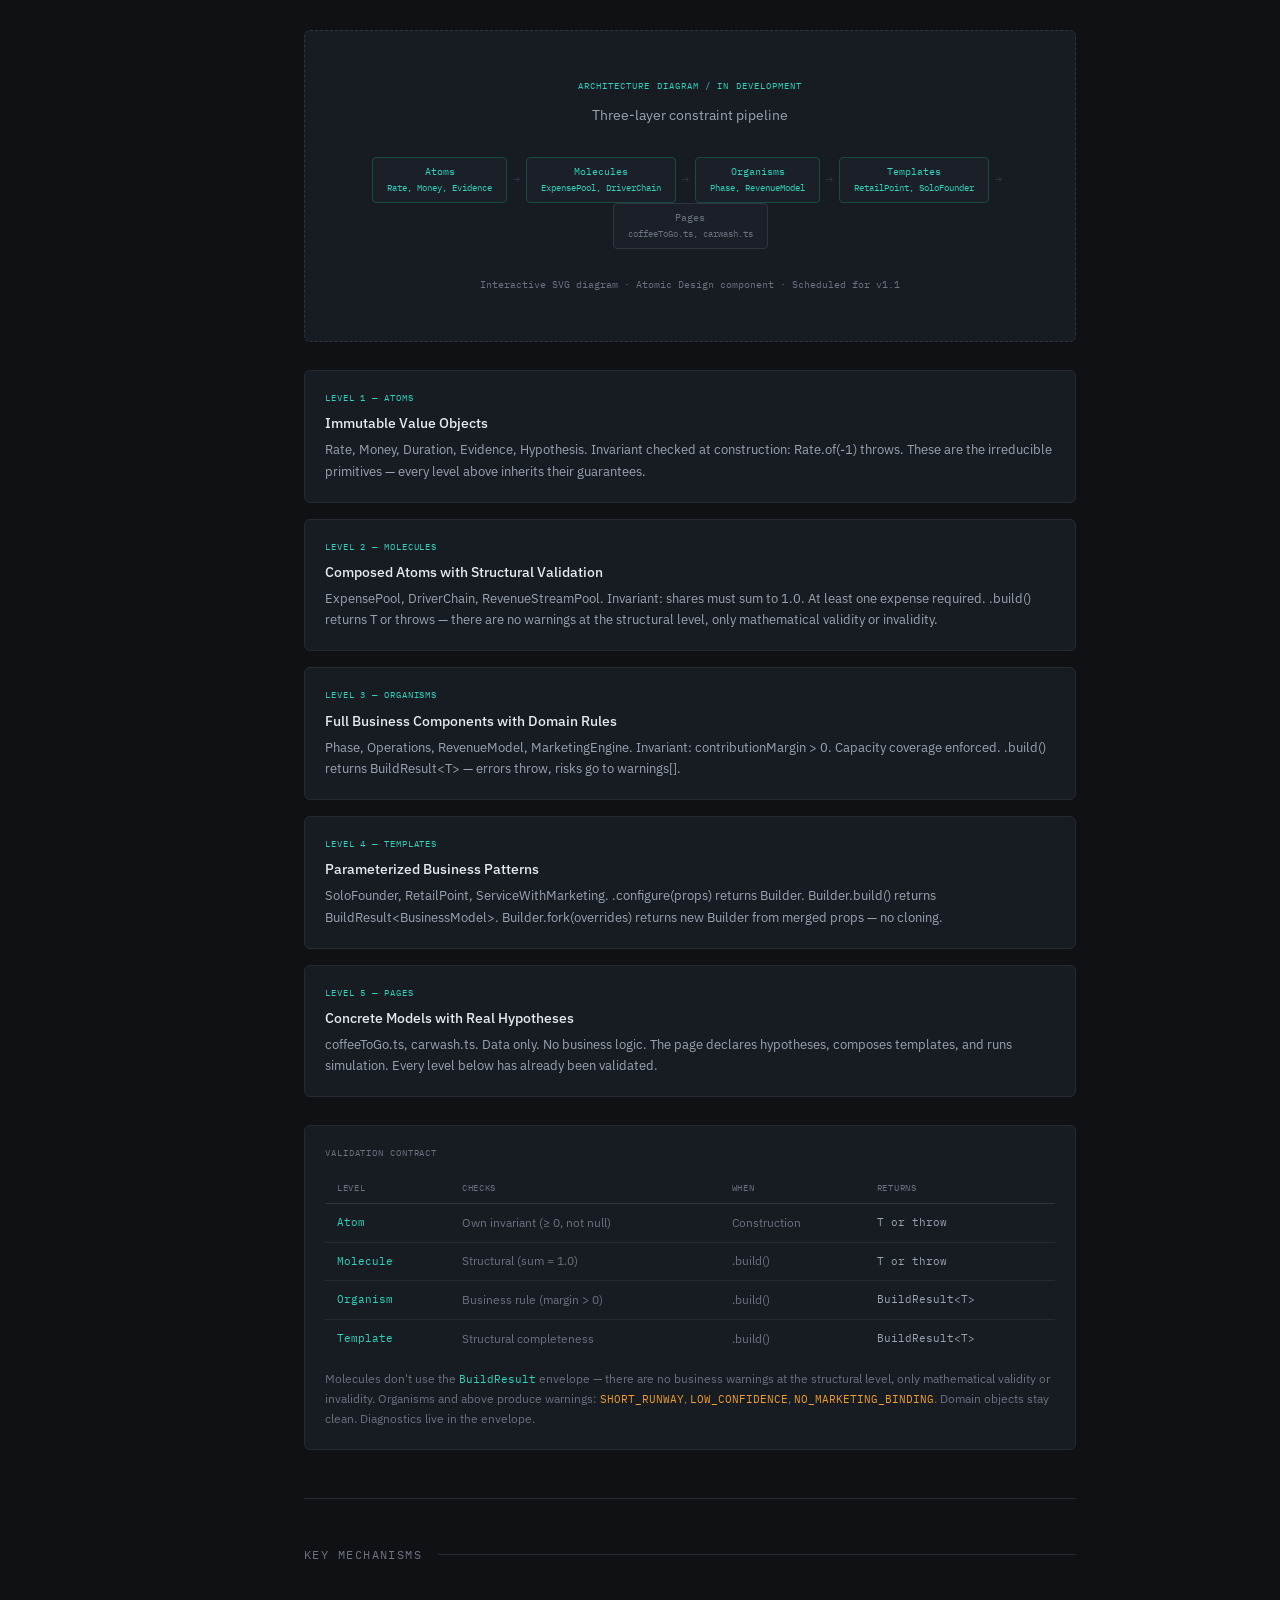
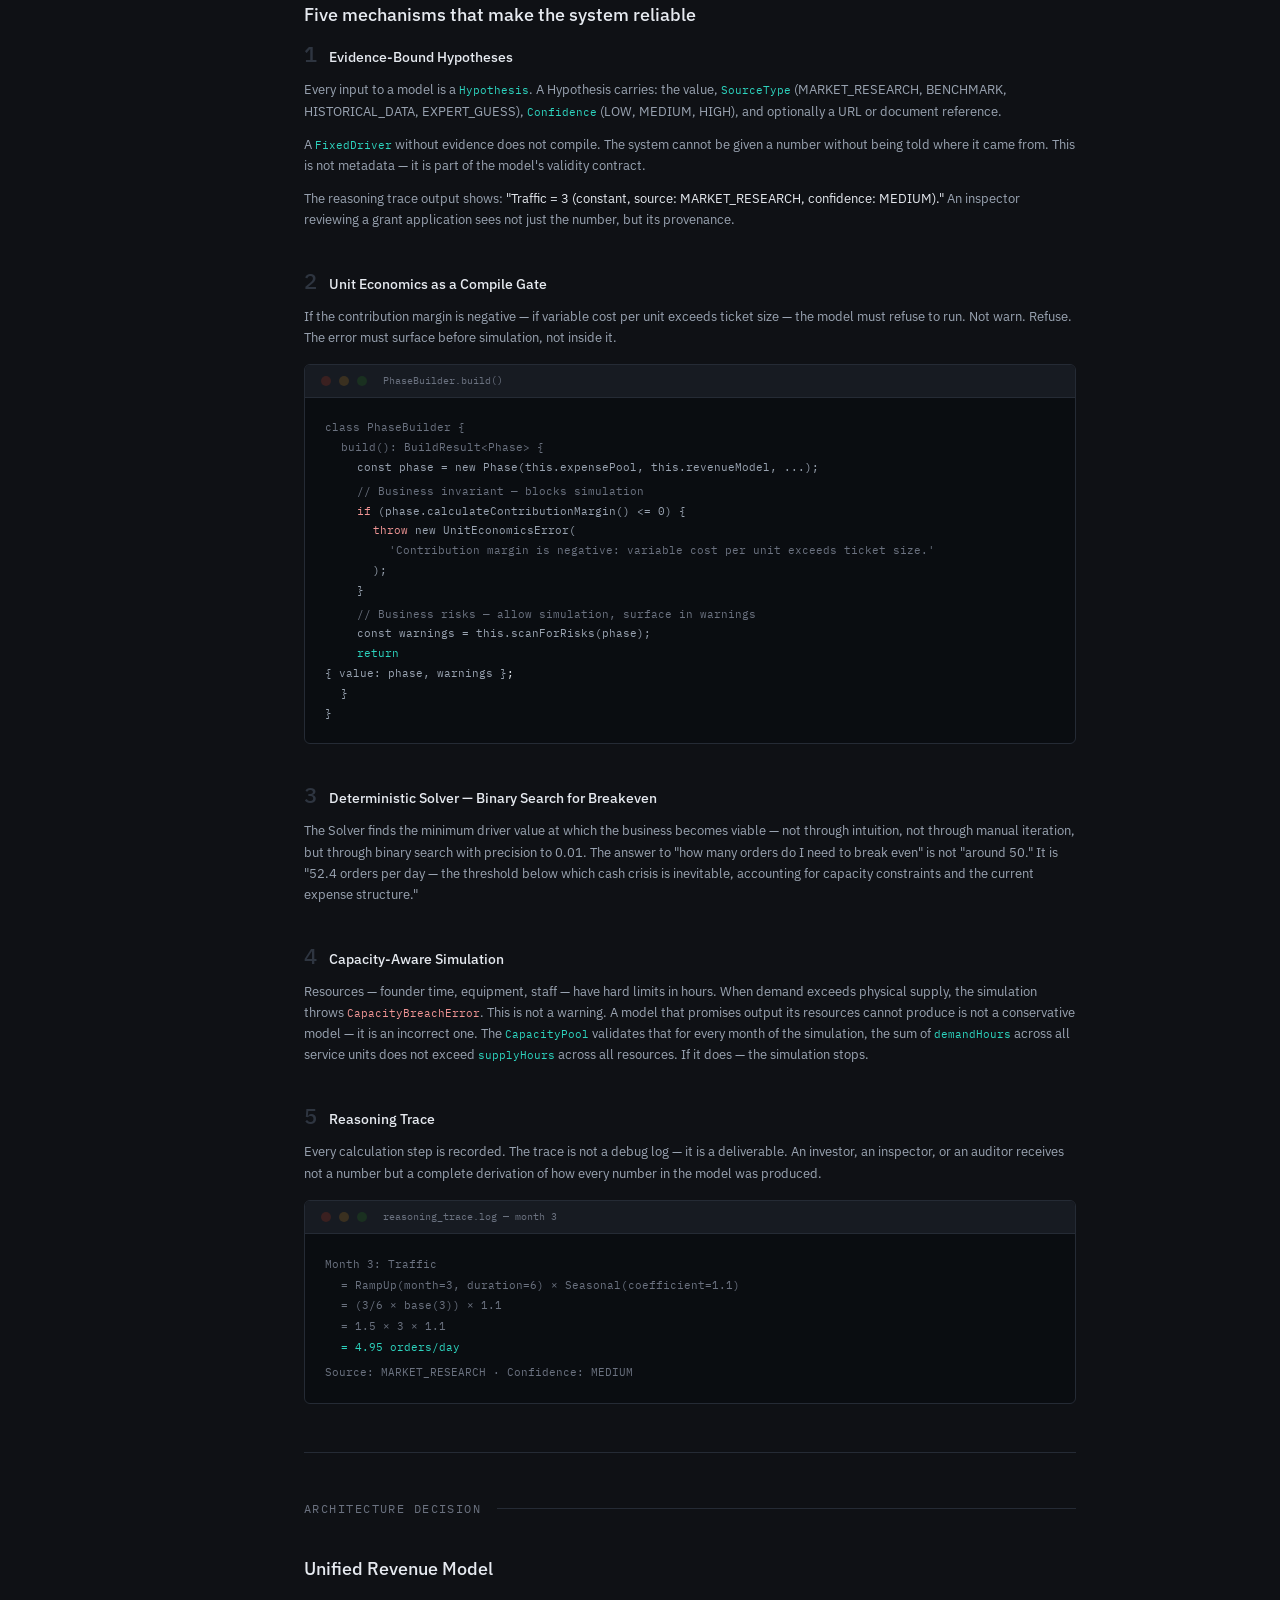
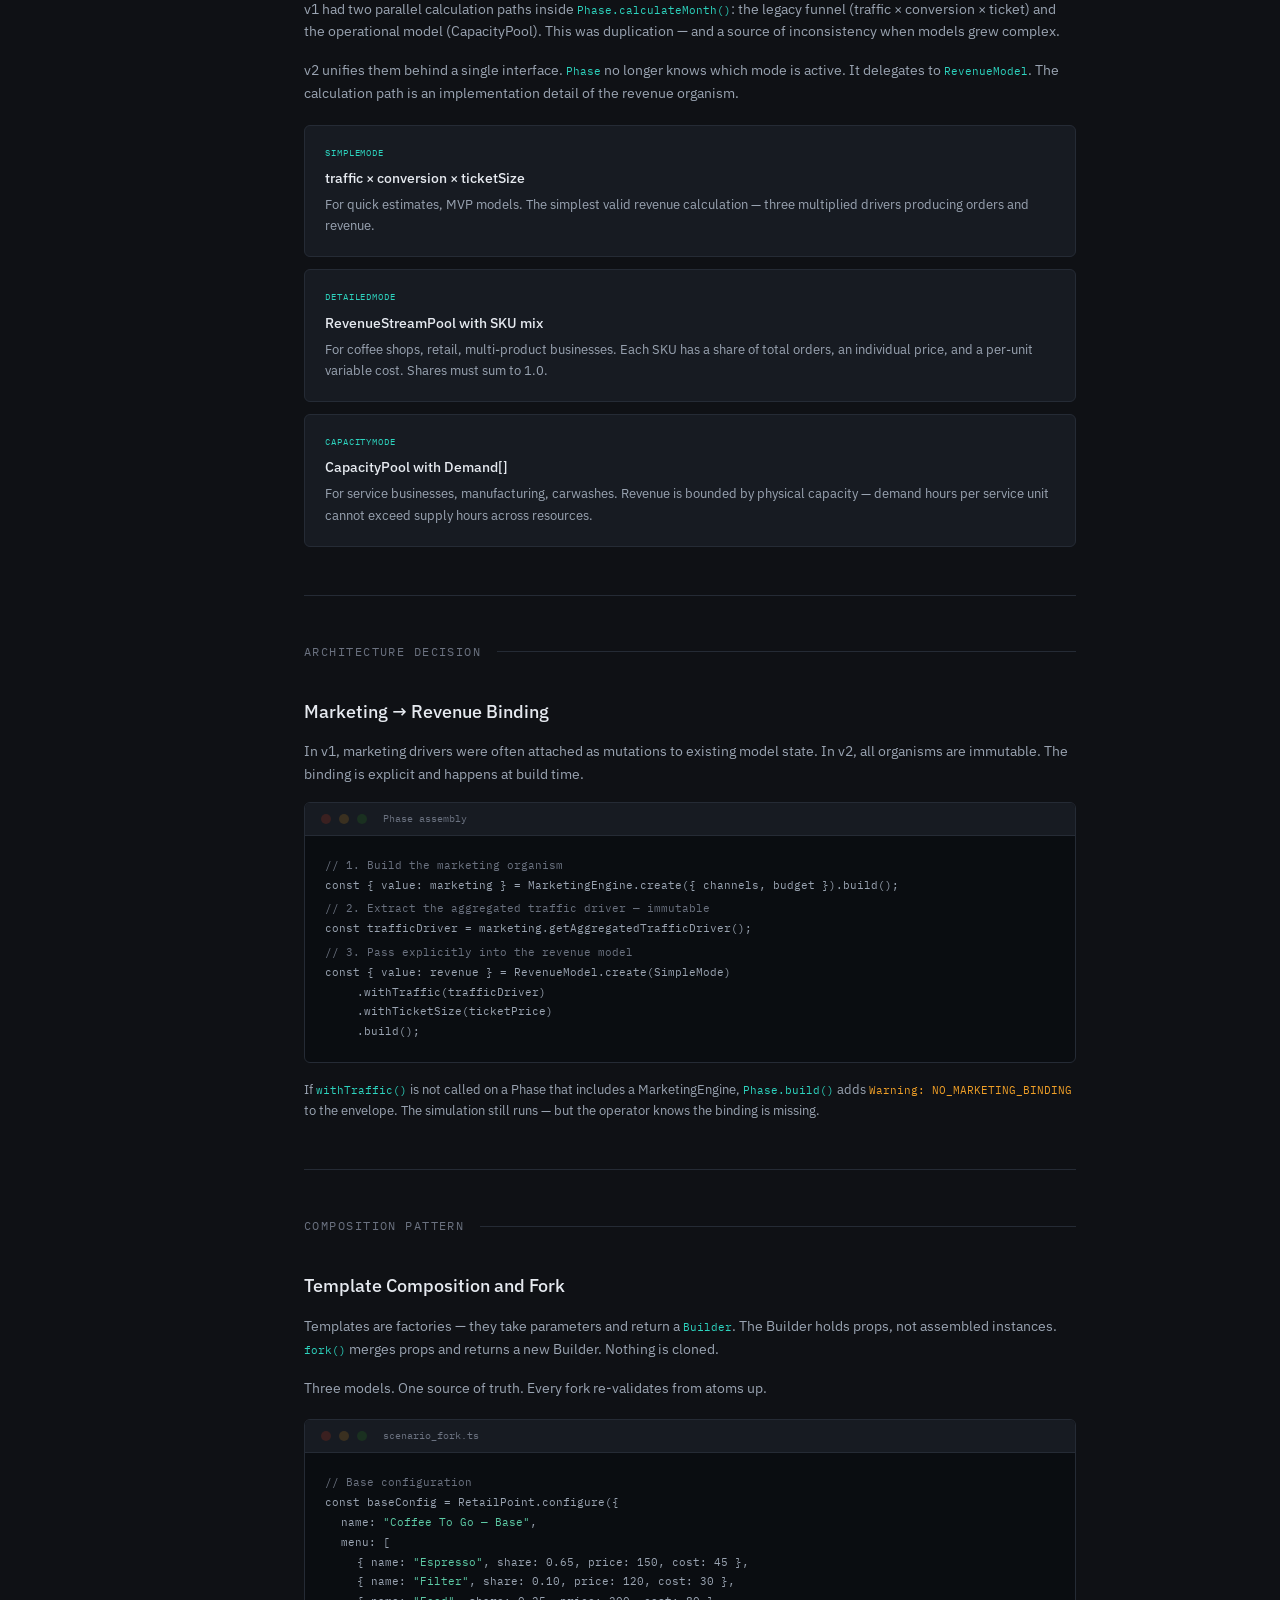
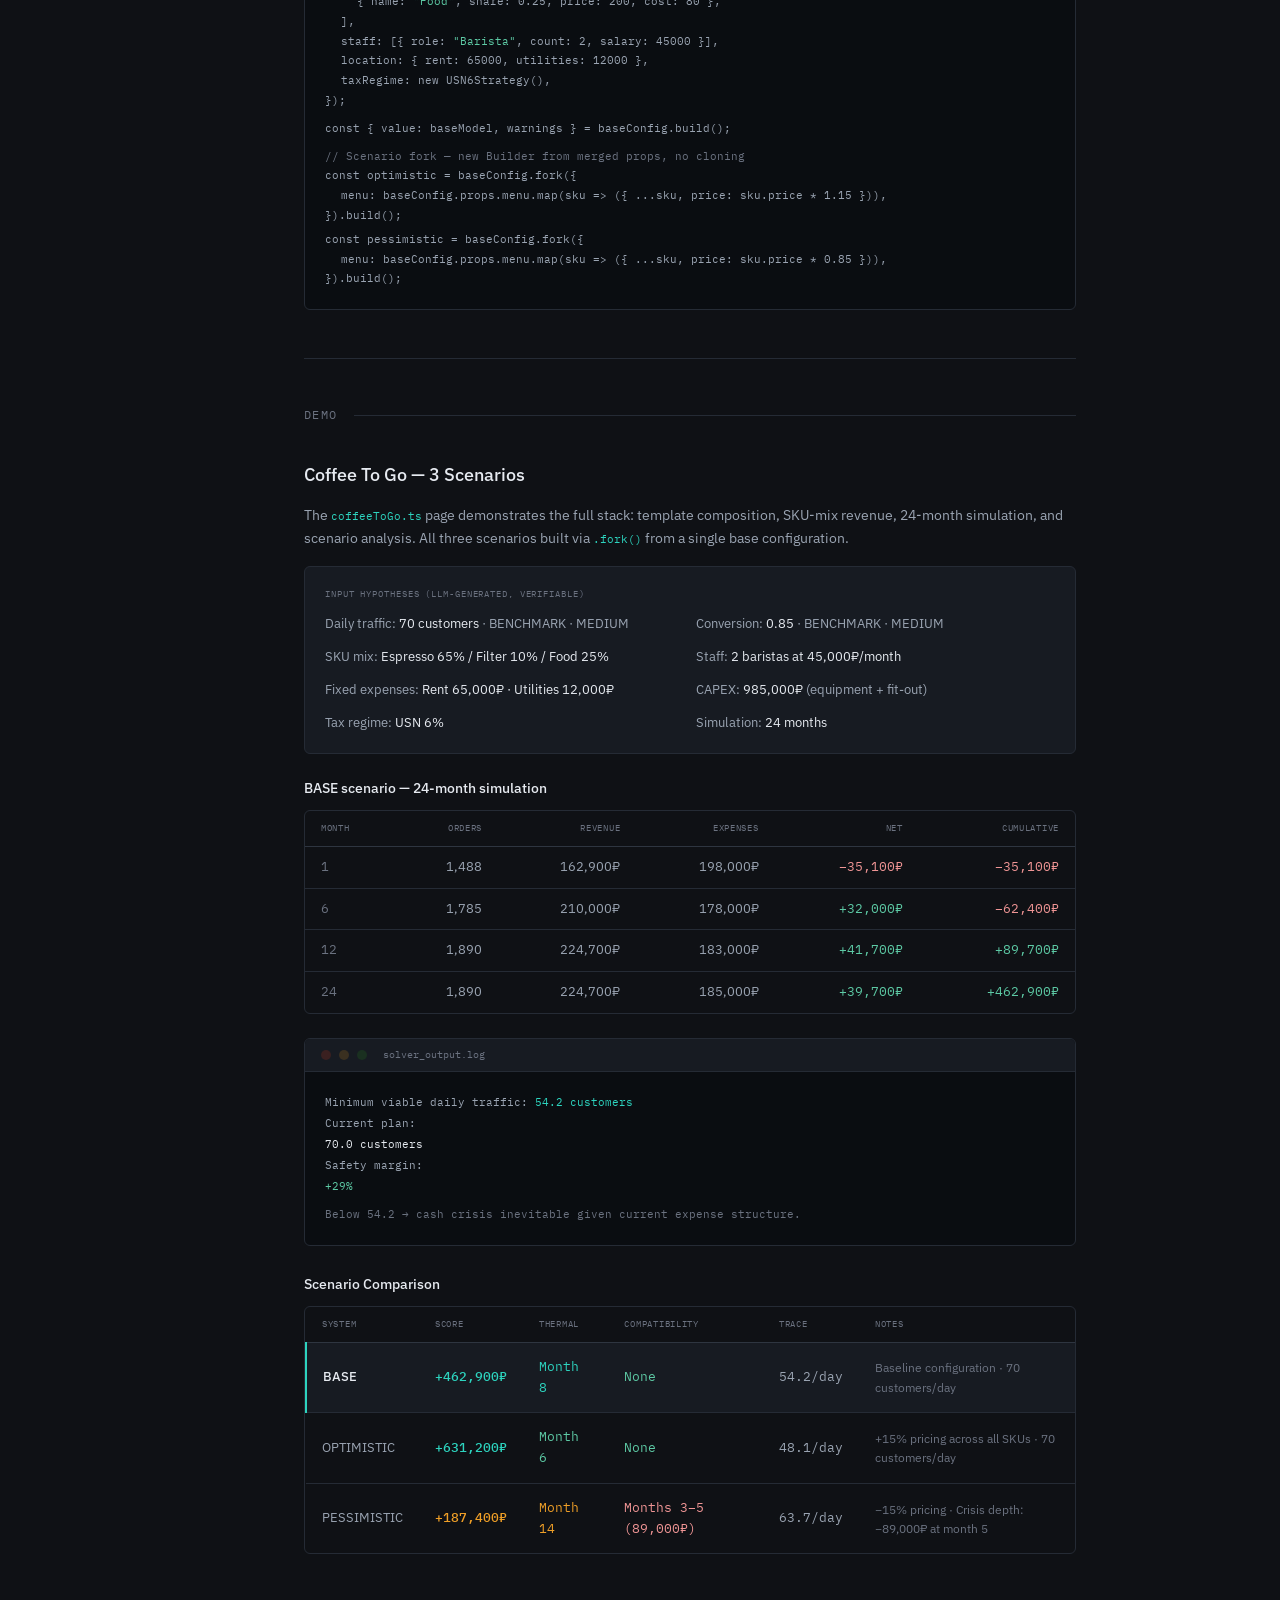
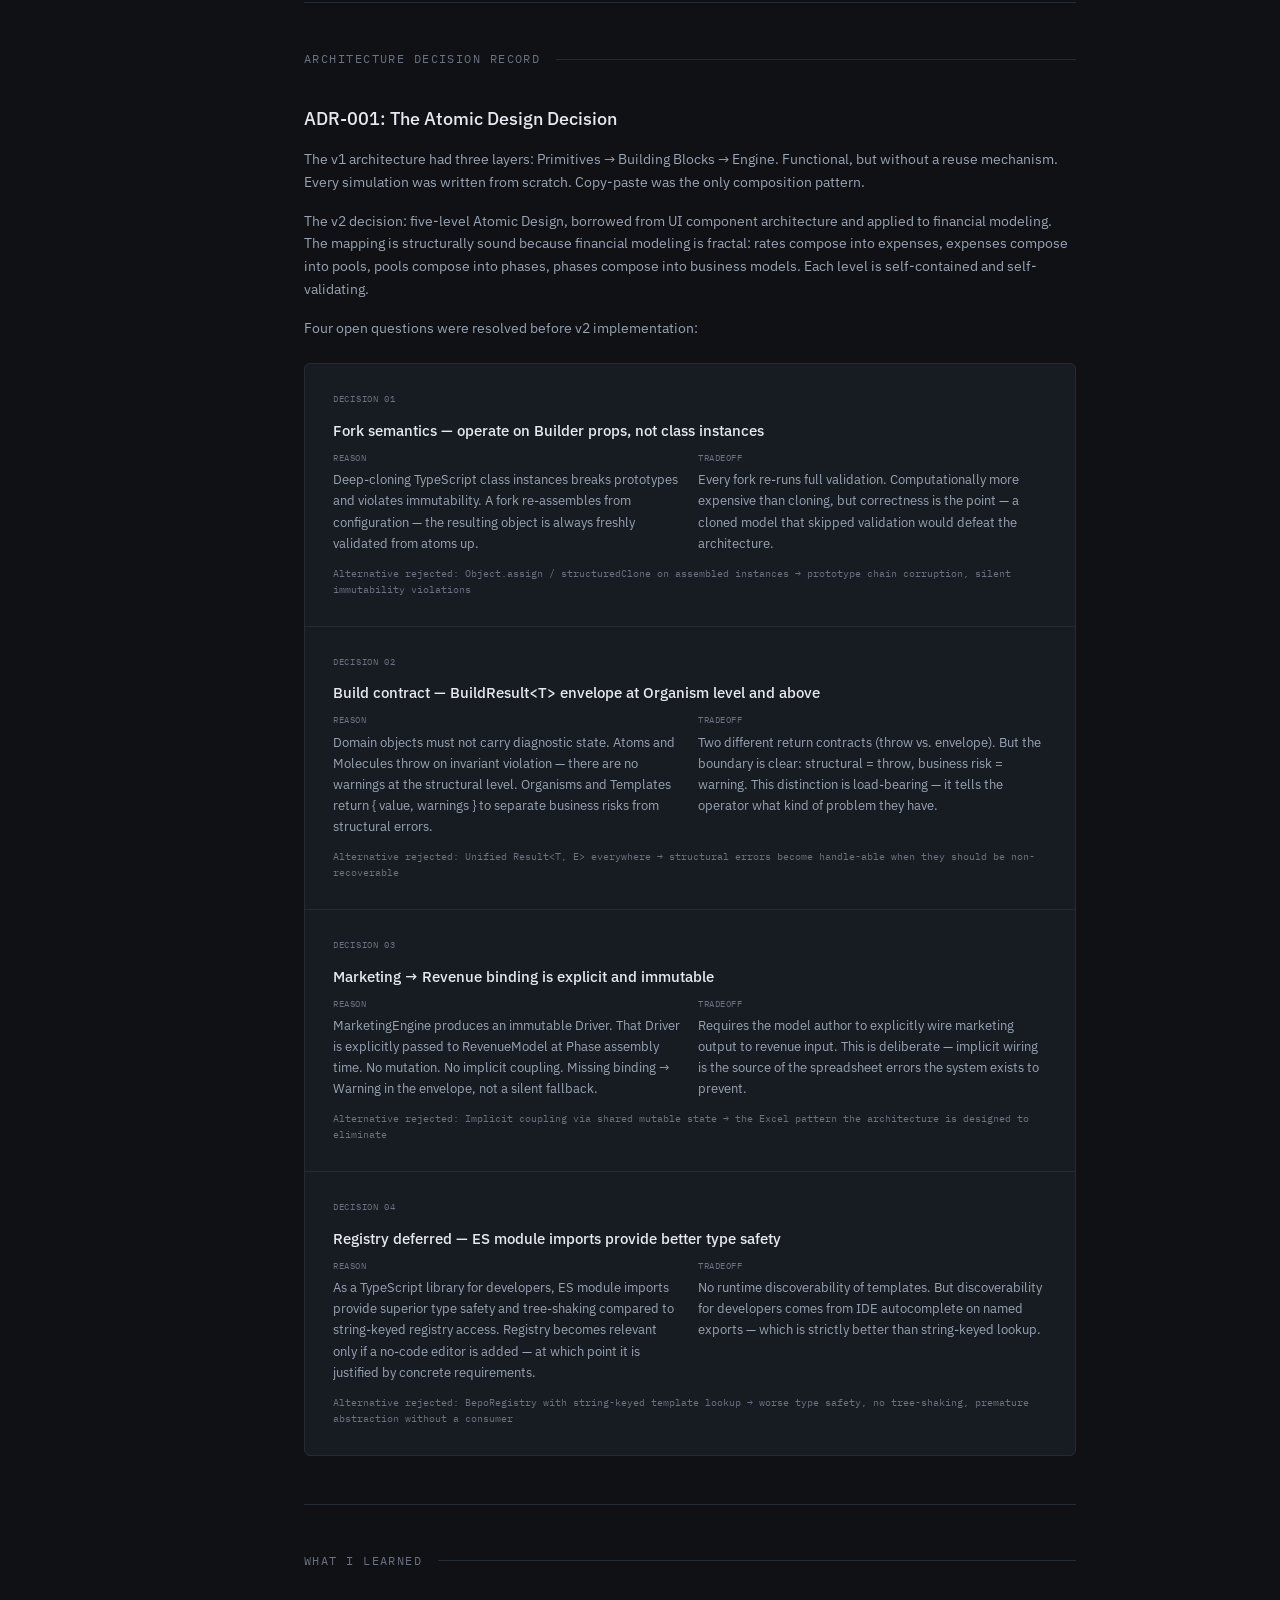
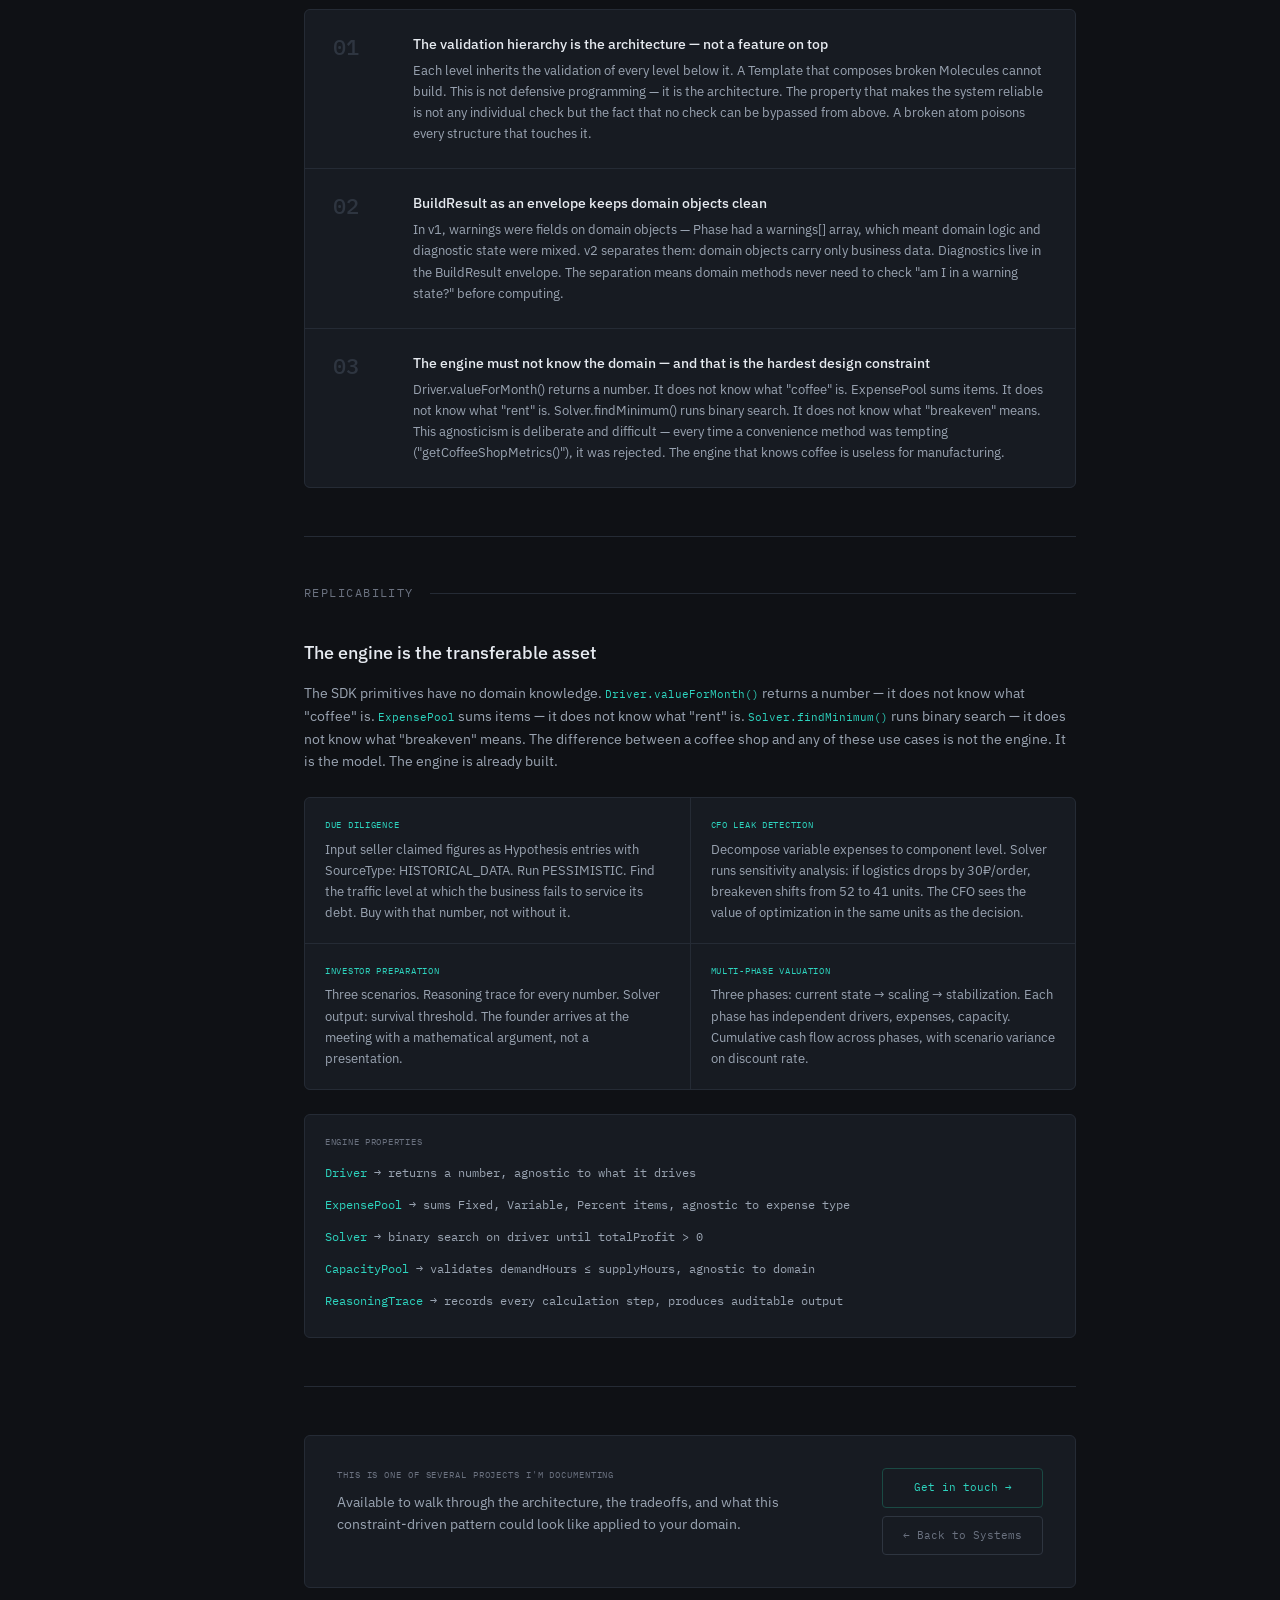
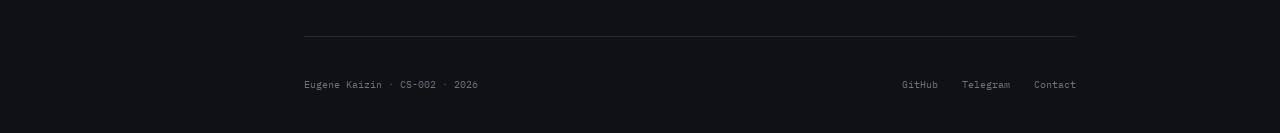
<file: case-studies/bepo-sdk/index.html>
<!DOCTYPE html><html lang="en"> <head><meta charset="UTF-8"><meta name="viewport" content="width=device-width"><link rel="icon" type="image/svg+xml" href="./favicon.svg"><link rel="icon" href="./favicon.ico"><meta name="generator" content="Astro v6.3.1"><link rel="preconnect" href="https://fonts.googleapis.com"><link rel="preconnect" href="https://fonts.gstatic.com" crossorigin><link href="https://fonts.googleapis.com/css2?family=IBM+Plex+Mono:wght@400;500&family=IBM+Plex+Sans:wght@300;400;500&display=swap" rel="stylesheet"><title>CS-002 — BEPO SDK: Financial Modeling DSL · Eugene Kaizin</title><link rel="stylesheet" href="/_astro/StatusDot.BarWlbYP.css"></head> <body>  <div class="flex flex-col lg:flex-row min-h-screen max-w-[1400px] mx-auto bg-background-primary"> <aside class="w-full lg:w-rail flex-shrink-0 p-10 lg:px-7 lg:py-10 border-b lg:border-b-0 lg:border-r border-border-subtle sticky top-0 h-auto lg:h-screen overflow-y-auto flex flex-col gap-6 bg-background-primary z-50"> <a href="/" class="font-mono text-[10px] text-content-muted flex items-center gap-1.5 tracking-wide hover:text-accent transition-colors">
← Systems
</a> <div class="h-px bg-border-subtle"></div> <div> <div class="font-mono text-[9px] text-content-muted tracking-[0.12em] uppercase">CS-002 / Financial Modeling</div> <div class="text-[13px] font-medium text-content-primary mt-1.5 leading-snug">BEPO SDK — A Typed Language for Business Models That Cannot Lie</div> <div class="mt-2"> <style>astro-island,astro-slot,astro-static-slot{display:contents}</style><script>(()=>{var e=async t=>{await(await t())()};(self.Astro||(self.Astro={})).load=e;window.dispatchEvent(new Event("astro:load"));})();</script><script>(()=>{var g=Object.defineProperty;var w=(c,s,d)=>s in c?g(c,s,{enumerable:!0,configurable:!0,writable:!0,value:d}):c[s]=d;var l=(c,s,d)=>w(c,typeof s!="symbol"?s+"":s,d);var E=new Set(["__proto__","constructor","prototype"]);{let c={0:t=>y(t),1:t=>d(t),2:t=>new RegExp(t),3:t=>new Date(t),4:t=>new Map(d(t)),5:t=>new Set(d(t)),6:t=>BigInt(t),7:t=>new URL(t),8:t=>new Uint8Array(t),9:t=>new Uint16Array(t),10:t=>new Uint32Array(t),11:t=>Number.POSITIVE_INFINITY*t},s=t=>{let[p,e]=t;return p in c?c[p](e):void 0},d=t=>t.map(s),y=t=>typeof t!="object"||t===null?t:Object.fromEntries(Object.entries(t).map(([p,e])=>[p,s(e)]));class f extends HTMLElement{constructor(){super(...arguments);l(this,"Component");l(this,"hydrator");l(this,"hydrate",async()=>{var b;if(!this.hydrator||!this.isConnected)return;let e=(b=this.parentElement)==null?void 0:b.closest("astro-island[ssr]");if(e){e.addEventListener("astro:hydrate",this.hydrate,{once:!0});return}let n=this.querySelectorAll("astro-slot"),r={},i=this.querySelectorAll("template[data-astro-template]");for(let o of i){let a=o.closest(this.tagName);a!=null&&a.isSameNode(this)&&(r[o.getAttribute("data-astro-template")||"default"]=o.innerHTML,o.remove())}for(let o of n){let a=o.closest(this.tagName);a!=null&&a.isSameNode(this)&&(r[o.getAttribute("name")||"default"]=o.innerHTML)}let u;try{u=this.hasAttribute("props")?y(JSON.parse(this.getAttribute("props"))):{}}catch(o){let a=this.getAttribute("component-url")||"<unknown>",v=this.getAttribute("component-export");throw v&&(a+=` (export ${v})`),console.error(`[hydrate] Error parsing props for component ${a}`,this.getAttribute("props"),o),o}let h;await this.hydrator(this)(this.Component,u,r,{client:this.getAttribute("client")}),this.removeAttribute("ssr"),this.dispatchEvent(new CustomEvent("astro:hydrate"))});l(this,"unmount",()=>{this.isConnected||this.dispatchEvent(new CustomEvent("astro:unmount"))})}disconnectedCallback(){document.removeEventListener("astro:after-swap",this.unmount),document.addEventListener("astro:after-swap",this.unmount,{once:!0})}connectedCallback(){if(!this.hasAttribute("await-children")||document.readyState==="interactive"||document.readyState==="complete")this.childrenConnectedCallback();else{let e=()=>{document.removeEventListener("DOMContentLoaded",e),n.disconnect(),this.childrenConnectedCallback()},n=new MutationObserver(()=>{var r;((r=this.lastChild)==null?void 0:r.nodeType)===Node.COMMENT_NODE&&this.lastChild.nodeValue==="astro:end"&&(this.lastChild.remove(),e())});n.observe(this,{childList:!0}),document.addEventListener("DOMContentLoaded",e)}}async childrenConnectedCallback(){let e=this.getAttribute("before-hydration-url");e&&await import(e),this.start()}getRetryImportUrl(e){let n=new URL(e,document.baseURI),r=`astro-retry=${Date.now()}`,i=n.hash.replace(/^#/,"");return n.hash=i?`${i}&${r}`:r,n.toString()}async importWithRetry(e){try{return await import(e)}catch(n){return await new Promise(r=>setTimeout(r,1e3)),import(this.getRetryImportUrl(e))}}handleHydrationError(e){let n=this.getAttribute("component-url"),r=new CustomEvent("astro:hydration-error",{cancelable:!0,bubbles:!0,composed:!0,detail:{error:e,componentUrl:n}});this.dispatchEvent(r)&&console.error(`[astro-island] Error hydrating ${n}`,e)}async start(){let e=JSON.parse(this.getAttribute("opts")),n=this.getAttribute("client");if(Astro[n]===void 0){window.addEventListener(`astro:${n}`,()=>this.start(),{once:!0});return}try{await Astro[n](async()=>{let r=this.getAttribute("renderer-url");try{let[i,{default:u}]=await Promise.all([this.importWithRetry(this.getAttribute("component-url")),r?this.importWithRetry(r):Promise.resolve({default:()=>()=>{}})]),h=this.getAttribute("component-export")||"default";if(h.includes(".")){this.Component=i;for(let m of h.split(".")){if(E.has(m)||!this.Component||typeof this.Component!="object"&&typeof this.Component!="function"||!Object.hasOwn(this.Component,m))throw new Error(`Invalid component export path: ${h}`);this.Component=this.Component[m]}}else{if(E.has(h))throw new Error(`Invalid component export path: ${h}`);this.Component=i[h]}return this.hydrator=u,this.hydrate}catch(i){return this.handleHydrationError(i),()=>{}}},e,this)}catch(r){this.handleHydrationError(r)}}attributeChangedCallback(){this.hydrate()}}l(f,"observedAttributes",["props"]),customElements.get("astro-island")||customElements.define("astro-island",f)}})();</script><astro-island uid="ZpNIHE" component-url="/_astro/StatusDot.DQcXZkeh.js" component-export="default" renderer-url="/_astro/client.svelte.DOllVbco.js" props="{&quot;text&quot;:[0,&quot;In Development&quot;]}" ssr client="load" opts="{&quot;name&quot;:&quot;StatusDot&quot;,&quot;value&quot;:true}" await-children><!--[--><div class="flex items-center gap-1.5 font-mono text-[10px] text-text-muted"><span class="w-1.5 h-1.5 rounded-full bg-accent flex-shrink-0 animate-status-pulse"></span> In Development</div><!--]--><!--astro:end--></astro-island> </div> </div> <div class="h-px bg-border-subtle"></div> <nav class="flex flex-col gap-0.5"> <div class="font-mono text-[9px] text-content-muted tracking-[0.1em] uppercase mb-1.5">Contents</div> <a href="#problem" class="text-xs text-content-muted px-2 py-1 rounded transition-colors hover:text-content-primary hover:bg-background-secondary toc-link"> Problem Space </a><a href="#constraints" class="text-xs text-content-muted px-2 py-1 rounded transition-colors hover:text-content-primary hover:bg-background-secondary toc-link"> Constraints </a><a href="#why-dsl" class="text-xs text-content-muted px-2 py-1 rounded transition-colors hover:text-content-primary hover:bg-background-secondary toc-link"> Why a DSL </a><a href="#architecture" class="text-xs text-content-muted px-2 py-1 rounded transition-colors hover:text-content-primary hover:bg-background-secondary toc-link"> Architecture </a><a href="#mechanisms" class="text-xs text-content-muted px-2 py-1 rounded transition-colors hover:text-content-primary hover:bg-background-secondary toc-link"> Key Mechanisms </a><a href="#revenue-model" class="text-xs text-content-muted px-2 py-1 rounded transition-colors hover:text-content-primary hover:bg-background-secondary toc-link"> Revenue Model </a><a href="#marketing-binding" class="text-xs text-content-muted px-2 py-1 rounded transition-colors hover:text-content-primary hover:bg-background-secondary toc-link"> Marketing Binding </a><a href="#templates" class="text-xs text-content-muted px-2 py-1 rounded transition-colors hover:text-content-primary hover:bg-background-secondary toc-link"> Templates </a><a href="#demo" class="text-xs text-content-muted px-2 py-1 rounded transition-colors hover:text-content-primary hover:bg-background-secondary toc-link"> Demo </a><a href="#adr" class="text-xs text-content-muted px-2 py-1 rounded transition-colors hover:text-content-primary hover:bg-background-secondary toc-link"> ADR-001 </a><a href="#replicability" class="text-xs text-content-muted px-2 py-1 rounded transition-colors hover:text-content-primary hover:bg-background-secondary toc-link"> Replicability </a> </nav> <div class="h-px bg-border-subtle"></div> <div class="flex flex-col gap-2.5"> <div class="flex flex-col gap-0.5"> <span class="font-mono text-[9px] text-content-muted tracking-[0.08em] uppercase">Type</span> <span class="font-mono text-[11px] text-content-secondary">Solo End-to-End</span> </div><div class="flex flex-col gap-0.5"> <span class="font-mono text-[9px] text-content-muted tracking-[0.08em] uppercase">Domain</span> <span class="font-mono text-[11px] text-content-secondary">Financial Modeling</span> </div><div class="flex flex-col gap-0.5"> <span class="font-mono text-[9px] text-content-muted tracking-[0.08em] uppercase">Architecture</span> <span class="font-mono text-[11px] text-content-secondary">Atomic Design DSL</span> </div><div class="flex flex-col gap-0.5"> <span class="font-mono text-[9px] text-content-muted tracking-[0.08em] uppercase">Key Pattern</span> <span class="font-mono text-[11px] text-content-secondary">Compile-time Validation</span> </div><div class="flex flex-col gap-0.5"> <span class="font-mono text-[9px] text-content-muted tracking-[0.08em] uppercase">Status</span> <span class="font-mono text-[11px] text-green">v2 In Development</span> </div> </div> <div class="flex flex-col gap-0.5 mt-auto"> <a href="#" class="font-mono text-[10px] text-content-muted flex items-center gap-1.5 hover:text-accent transition-colors"> <span class="opacity-40">↗</span> View on GitHub
</a> <a href="#" class="font-mono text-[10px] text-content-muted flex items-center gap-1.5 hover:text-accent transition-colors"> <span class="opacity-40">↗</span> Read Case Study PDF
</a> </div> </aside> <main class="flex-1 px-8 md:px-16 lg:px-16 max-w-[900px]"> <header class="pt-16 pb-14 border-b border-border-subtle"> <div class="font-mono text-[10px] text-content-muted tracking-[0.08em] mb-5">
Eugene Kaizin <span class="mx-1.5">·</span> Case Studies <span class="mx-1.5">·</span> CS-002 </div> <div class="flex items-center gap-3 mb-4"> <span class="font-mono text-[11px] text-accent tracking-[0.1em] uppercase">CS-002</span> <span class="font-mono text-[9px] px-2 py-0.5 rounded-sm tracking-[0.06em] uppercase bg-accent-muted text-accent"> In Development </span><span class="font-mono text-[9px] px-2 py-0.5 rounded-sm tracking-[0.06em] uppercase bg-background-secondary text-content-muted border border-border-default"> Solo </span> </div> <h1 class="text-[28px] font-light leading-[1.25] text-content-primary tracking-tight mb-6 max-w-[720px]"> A Typed Language for Business Models That Cannot Lie </h1> <div class="flex flex-wrap gap-1.5"> <span class="font-mono text-[9px] px-2 py-0.5 rounded-sm tracking-[0.06em] uppercase border border-border-default text-content-muted"> Financial Modeling </span><span class="font-mono text-[9px] px-2 py-0.5 rounded-sm tracking-[0.06em] uppercase border border-border-default text-content-muted"> TypeScript DSL </span><span class="font-mono text-[9px] px-2 py-0.5 rounded-sm tracking-[0.06em] uppercase border border-border-default text-content-muted"> Atomic Design </span><span class="font-mono text-[9px] px-2 py-0.5 rounded-sm tracking-[0.06em] uppercase border border-border-default text-content-muted"> Compile-time Validation </span><span class="font-mono text-[9px] px-2 py-0.5 rounded-sm tracking-[0.06em] uppercase border border-border-default text-content-muted"> Constraint Solver </span><span class="font-mono text-[9px] px-2 py-0.5 rounded-sm tracking-[0.06em] uppercase border border-border-default text-content-muted"> Deterministic Simulation </span><span class="font-mono text-[9px] px-2 py-0.5 rounded-sm tracking-[0.06em] uppercase border border-border-default text-content-muted"> Open Source </span><span class="font-mono text-[9px] px-2 py-0.5 rounded-sm tracking-[0.06em] uppercase border border-accent-muted text-accent"> v2 architecture </span> </div> </header> <div class="my-12 p-7 bg-background-secondary border border-border-subtle border-l-[3px] border-l-accent rounded-r-md"> <div class="font-mono text-[9px] text-accent tracking-[0.12em] uppercase mb-3.5">Executive Summary</div> <div class="grid grid-cols-1 md:grid-cols-2 gap-4 md:gap-8"> <div> <div class="font-mono text-[9px] text-content-muted tracking-[0.08em] uppercase mb-1">Domain</div> <div class="text-[13px] text-content-secondary leading-relaxed">Financial modeling for decision-making under uncertainty</div> </div><div> <div class="font-mono text-[9px] text-content-muted tracking-[0.08em] uppercase mb-1">Core Problem</div> <div class="text-[13px] text-content-secondary leading-relaxed">Financial models that look correct but cannot verify themselves</div> </div><div> <div class="font-mono text-[9px] text-content-muted tracking-[0.08em] uppercase mb-1">Architecture</div> <div class="text-[13px] text-content-secondary leading-relaxed">TypeScript DSL with compile-time validation and deterministic solver</div> </div><div> <div class="font-mono text-[9px] text-content-muted tracking-[0.08em] uppercase mb-1">Key Mechanism</div> <div class="text-[13px] text-content-secondary leading-relaxed">Constraints as build-time contracts — broken models fail before simulation</div> </div><div> <div class="font-mono text-[9px] text-content-muted tracking-[0.08em] uppercase mb-1">Demo Model</div> <div class="text-[13px] text-content-secondary leading-relaxed">Coffee To Go: 3 SKUs, 2 staff, 24-month simulation, 3 scenarios</div> </div><div> <div class="font-mono text-[9px] text-content-muted tracking-[0.08em] uppercase mb-1">Status</div> <div class="text-[13px] text-content-secondary leading-relaxed">v1 in production · v2 (Atomic Design architecture) in development</div> </div> </div> </div> <!-- Problem --> <section id="problem" class="py-12 border-b border-border-subtle"> <div class="flex items-center gap-4 mb-10 font-mono text-xs text-content-muted tracking-[0.12em] uppercase"> <span>Problem Space</span> <div class="flex-1 h-px bg-border-subtle"></div> </div> <h2 class="text-lg font-medium text-content-primary mb-4 leading-snug">The Plausibility Trap</h2> <p class="text-sm text-content-secondary leading-relaxed mb-4">
There is a specific failure mode in financial modeling more dangerous than an obvious error. It is a model that produces a number — a confident, formatted, plausible number — without checking whether that number is consistent with the assumptions it was built on. Call it the <em class="text-content-primary not-italic">Plausibility Trap</em>.
</p> <h3 class="text-sm font-medium text-content-primary mb-3 mt-6">How it happens today</h3> <div class="flex flex-col gap-3 mb-4"> <div class="p-4 bg-background-secondary border border-border-subtle rounded-md"> <div class="font-mono text-[9px] text-accent tracking-[0.1em] uppercase mb-1.5">The Excel method</div> <div class="text-[13px] text-content-secondary leading-relaxed">A founder builds a business plan in Google Sheets. Expenses are a flat line labeled "other: 50,000₽." Fixed and variable costs are not separated. When order volume grows from 10 to 70, variable costs stay flat. The model shows profit. The business runs at a loss. <span class="text-content-primary">The error is invisible because Excel doesn't know what a variable cost is — it only knows what number is in the cell.</span></div> </div> <div class="p-4 bg-background-secondary border border-border-subtle rounded-md"> <div class="font-mono text-[9px] text-accent tracking-[0.1em] uppercase mb-1.5">The template method</div> <div class="text-[13px] text-content-secondary leading-relaxed">A downloaded business plan template. 80% of cells are irrelevant to this business. The remaining 20% are filled in by intuition. An inspector sees a formatted table — and no justification for a single number in it.</div> </div> <div class="p-4 bg-background-secondary border border-border-subtle rounded-md"> <div class="font-mono text-[9px] text-accent tracking-[0.1em] uppercase mb-1.5">The vanilla AI method</div> <div class="text-[13px] text-content-secondary leading-relaxed">ChatGPT produces a structured business plan. Revenue grows each month. Variable costs stay flat as volume scales. Margin in the model: 80%. Margin in the business: 12%. <span class="text-content-primary">The model is internally inconsistent — and nothing in the generation process checks for that.</span></div> </div> </div> <h3 class="text-sm font-medium text-content-primary mb-3 mt-6">The cost of a model that cannot verify itself</h3> <div class="flex flex-col gap-2 text-[13px] text-content-secondary leading-relaxed"> <p>A founder invests a 350,000₽ grant into a business where contribution margin is negative. The model never showed this because expenses were one line.</p> <p>A plan for a social contract grant is rejected. The inspector couldn't trace a single number to a source. The model had no provenance.</p> <p>A business is acquired for 8M₽. Six months later: 60% of revenue was one client who left. A PESSIMISTIC scenario simulation would have shown the risk before signing.</p> <p>A founder plans 73 orders per month. Physically possible at 160 working hours at 3.3 hours per order: 48. <span class="text-content-primary">The capacity breach was never modeled.</span></p> </div> <p class="text-sm text-content-primary font-medium leading-relaxed mt-4"><strong>The common root:</strong> a model that accepts any input and produces output without verifying the internal consistency of its own assumptions.</p> </section> <!-- Constraints --> <section id="constraints" class="py-12 border-b border-border-subtle"> <div class="flex items-center gap-4 mb-10 font-mono text-xs text-content-muted tracking-[0.12em] uppercase"> <span>Design Constraints</span> <div class="flex-1 h-px bg-border-subtle"></div> </div> <h2 class="text-lg font-medium text-content-primary mb-4 leading-snug">Boundaries established before implementation</h2> <p class="text-sm text-content-secondary leading-relaxed mb-6">
Before writing a line of code, I established what a valid solution must satisfy. These constraints shaped every architectural decision that followed.
</p> <div class="flex flex-col gap-px bg-border-subtle border border-border-subtle rounded-md overflow-hidden"> <div class="bg-background-secondary px-5 py-3.5 flex items-baseline gap-4 text-[13px] text-content-secondary transition-colors hover:bg-background-tertiary"> <span class="font-mono text-[10px] text-content-muted w-5 flex-shrink-0">01</span> <span class="[&_strong]:text-content-primary [&_strong]:font-medium">Every number must have a <strong>source</strong>. A hypothesis without evidence is a guess. Every input must carry provenance — where it came from, and how confident we are. A number without <code class="font-mono text-[11px] text-accent">Evidence</code> must not compile.</span> </div><div class="bg-background-secondary px-5 py-3.5 flex items-baseline gap-4 text-[13px] text-content-secondary transition-colors hover:bg-background-tertiary"> <span class="font-mono text-[10px] text-content-muted w-5 flex-shrink-0">02</span> <span class="[&_strong]:text-content-primary [&_strong]:font-medium">Broken unit economics must <strong>fail at build time</strong>, not at month 6. If contribution margin is negative, the model must refuse to run. Not warn. Refuse. The error must surface before simulation, not inside it.</span> </div><div class="bg-background-secondary px-5 py-3.5 flex items-baseline gap-4 text-[13px] text-content-secondary transition-colors hover:bg-background-tertiary"> <span class="font-mono text-[10px] text-content-muted w-5 flex-shrink-0">03</span> <span class="[&_strong]:text-content-primary [&_strong]:font-medium">Capacity is a <strong>physical constraint</strong>, not an assumption. A model that promises 73 orders when a founder can physically complete 48 is not conservative — it is wrong. Resource limits must be encoded and enforced.</span> </div><div class="bg-background-secondary px-5 py-3.5 flex items-baseline gap-4 text-[13px] text-content-secondary transition-colors hover:bg-background-tertiary"> <span class="font-mono text-[10px] text-content-muted w-5 flex-shrink-0">04</span> <span class="[&_strong]:text-content-primary [&_strong]:font-medium">The solver must find <strong>exact values</strong>, not approximations. "Approximately 50 orders" is not an answer when signing a procurement order. The breakeven threshold must be a precise number, found deterministically.</span> </div><div class="bg-background-secondary px-5 py-3.5 flex items-baseline gap-4 text-[13px] text-content-secondary transition-colors hover:bg-background-tertiary"> <span class="font-mono text-[10px] text-content-muted w-5 flex-shrink-0">05</span> <span class="[&_strong]:text-content-primary [&_strong]:font-medium">Every calculation step must be <strong>reproducible</strong>. An inspector, investor, or auditor must be able to trace every output number back to the assumption that produced it. Black-box results are not auditable results.</span> </div><div class="bg-background-secondary px-5 py-3.5 flex items-baseline gap-4 text-[13px] text-content-secondary transition-colors hover:bg-background-tertiary"> <span class="font-mono text-[10px] text-content-muted w-5 flex-shrink-0">06</span> <span class="[&_strong]:text-content-primary [&_strong]:font-medium">The architecture must be <strong>domain-agnostic</strong>. The primitives that model a coffee shop must be the same primitives that model a manufacturing line or an M&A acquisition. The engine must not know what "coffee" is.</span> </div> </div> </section> <!-- Why a DSL --> <section id="why-dsl" class="py-12 border-b border-border-subtle"> <div class="flex items-center gap-4 mb-10 font-mono text-xs text-content-muted tracking-[0.12em] uppercase"> <span>Architecture Rationale</span> <div class="flex-1 h-px bg-border-subtle"></div> </div> <h2 class="text-lg font-medium text-content-primary mb-4 leading-snug">Why a DSL, not a tool</h2> <p class="text-sm text-content-secondary leading-relaxed mb-4">
The standard answer to "Excel is bad for financial modeling" is a SaaS application — a form-based UI that guides the user through inputs and produces a report. That is the wrong abstraction for this problem.
</p> <p class="text-sm text-content-secondary leading-relaxed mb-4">
A form-based tool encodes <em class="text-content-primary not-italic">one model</em> of how a business works. It handles the cases its designer anticipated. It fails on everything else. A DSL encodes the <em class="text-content-primary not-italic">rules</em> of financial modeling, not the models themselves. Users compose from primitives. The system validates composition, not content.
</p> <div class="mt-6 border border-border-subtle rounded-md overflow-hidden"> <table class="w-full border-collapse text-[13px]"> <thead> <tr class="border-b border-border-default"> <th class="font-mono text-[9px] text-content-muted tracking-[0.08em] uppercase px-4 py-2.5 text-left font-normal">Approach</th> <th class="font-mono text-[9px] text-content-muted tracking-[0.08em] uppercase px-4 py-2.5 text-left font-normal">Stores</th> <th class="font-mono text-[9px] text-content-muted tracking-[0.08em] uppercase px-4 py-2.5 text-left font-normal">Validation</th> <th class="font-mono text-[9px] text-content-muted tracking-[0.08em] uppercase px-4 py-2.5 text-left font-normal">Composition</th> </tr> </thead> <tbody> <tr class="border-b border-border-subtle"> <td class="px-4 py-3 text-content-secondary font-medium">Excel</td> <td class="px-4 py-3 text-content-muted">Numbers</td> <td class="px-4 py-3 text-red font-mono text-[11px]">None</td> <td class="px-4 py-3 text-content-muted">None</td> </tr> <tr class="border-b border-border-subtle"> <td class="px-4 py-3 text-content-secondary font-medium">SaaS tool</td> <td class="px-4 py-3 text-content-muted">One model</td> <td class="px-4 py-3 text-amber font-mono text-[11px]">Partial</td> <td class="px-4 py-3 text-content-muted">None</td> </tr> <tr class="border-b border-border-subtle"> <td class="px-4 py-3 text-content-secondary font-medium">Vanilla LLM</td> <td class="px-4 py-3 text-content-muted">Plausible structure</td> <td class="px-4 py-3 text-red font-mono text-[11px]">None</td> <td class="px-4 py-3 text-content-muted">None</td> </tr> <tr> <td class="px-4 py-3 text-accent font-medium border-l-2 border-l-accent bg-background-secondary">BEPO SDK</td> <td class="px-4 py-3 text-content-secondary bg-background-secondary">Rules</td> <td class="px-4 py-3 text-green font-mono text-[11px] bg-background-secondary">Build time</td> <td class="px-4 py-3 text-green font-mono text-[11px] bg-background-secondary">Primitives</td> </tr> </tbody> </table> </div> <p class="text-sm text-content-primary font-medium leading-relaxed mt-5">The SDK is a TypeScript library. A model is code. Code compiles — or it doesn't. That property is the entire point.</p> </section> <!-- Architecture --> <section id="architecture" class="py-12 border-b border-border-subtle"> <div class="flex items-center gap-4 mb-10 font-mono text-xs text-content-muted tracking-[0.12em] uppercase"> <span>Architecture</span> <div class="flex-1 h-px bg-border-subtle"></div> </div> <h2 class="text-lg font-medium text-content-primary mb-4 leading-snug">Atomic Design for Financial Modeling</h2> <p class="text-sm text-content-secondary leading-relaxed mb-7">
BEPO v2 is organized as a five-level hierarchy where each level validates its own invariants before the next level can compose from it. A broken atom cannot become a valid molecule. A molecule with negative margin cannot become a valid organism. A model cannot simulate if it hasn't passed every level of validation below it.
</p> <div class="bg-background-secondary border border-dashed border-border-default rounded-md p-12 flex flex-col items-center justify-center gap-3 min-h-[220px] text-center"> <div class="font-mono text-[9px] text-accent tracking-[0.12em] uppercase">Architecture Diagram / In Development</div> <div class="text-sm text-content-secondary">Three-layer constraint pipeline</div> <div class="flex flex-wrap items-center justify-center gap-0 mt-5"> <div class="font-mono text-[10px] border px-3.5 py-1.5 rounded-sm border-accent-muted text-accent bg-background-tertiary"> Atoms<br> <span class="text-[9px]">Rate, Money, Evidence</span> </div> <span class="font-mono text-xs text-border-default px-1.5">→</span><div class="font-mono text-[10px] border px-3.5 py-1.5 rounded-sm border-accent-muted text-accent bg-background-tertiary"> Molecules<br> <span class="text-[9px]">ExpensePool, DriverChain</span> </div> <span class="font-mono text-xs text-border-default px-1.5">→</span><div class="font-mono text-[10px] border px-3.5 py-1.5 rounded-sm border-accent-muted text-accent bg-background-tertiary"> Organisms<br> <span class="text-[9px]">Phase, RevenueModel</span> </div> <span class="font-mono text-xs text-border-default px-1.5">→</span><div class="font-mono text-[10px] border px-3.5 py-1.5 rounded-sm border-accent-muted text-accent bg-background-tertiary"> Templates<br> <span class="text-[9px]">RetailPoint, SoloFounder</span> </div> <span class="font-mono text-xs text-border-default px-1.5">→</span><div class="font-mono text-[10px] border px-3.5 py-1.5 rounded-sm border-border-default text-content-muted bg-background-tertiary"> Pages<br> <span class="text-[9px]">coffeeToGo.ts, carwash.ts</span> </div>  </div> <div class="font-mono text-[10px] text-content-muted mt-4">Interactive SVG diagram · Atomic Design component · Scheduled for v1.1</div> </div> <div class="mt-7 flex flex-col gap-4"> <div class="p-5 bg-background-secondary border border-border-subtle rounded-md"> <div class="font-mono text-[9px] text-accent tracking-[0.1em] uppercase mb-2">Level 1 — Atoms</div> <div class="text-sm font-medium text-content-primary mb-1.5">Immutable Value Objects</div> <div class="text-[13px] text-content-secondary leading-relaxed">Rate, Money, Duration, Evidence, Hypothesis. Invariant checked at construction: Rate.of(-1) throws. These are the irreducible primitives — every level above inherits their guarantees.</div> </div><div class="p-5 bg-background-secondary border border-border-subtle rounded-md"> <div class="font-mono text-[9px] text-accent tracking-[0.1em] uppercase mb-2">Level 2 — Molecules</div> <div class="text-sm font-medium text-content-primary mb-1.5">Composed Atoms with Structural Validation</div> <div class="text-[13px] text-content-secondary leading-relaxed">ExpensePool, DriverChain, RevenueStreamPool. Invariant: shares must sum to 1.0. At least one expense required. .build() returns T or throws — there are no warnings at the structural level, only mathematical validity or invalidity.</div> </div><div class="p-5 bg-background-secondary border border-border-subtle rounded-md"> <div class="font-mono text-[9px] text-accent tracking-[0.1em] uppercase mb-2">Level 3 — Organisms</div> <div class="text-sm font-medium text-content-primary mb-1.5">Full Business Components with Domain Rules</div> <div class="text-[13px] text-content-secondary leading-relaxed">Phase, Operations, RevenueModel, MarketingEngine. Invariant: contributionMargin &gt; 0. Capacity coverage enforced. .build() returns BuildResult&lt;T&gt; — errors throw, risks go to warnings[].</div> </div><div class="p-5 bg-background-secondary border border-border-subtle rounded-md"> <div class="font-mono text-[9px] text-accent tracking-[0.1em] uppercase mb-2">Level 4 — Templates</div> <div class="text-sm font-medium text-content-primary mb-1.5">Parameterized Business Patterns</div> <div class="text-[13px] text-content-secondary leading-relaxed">SoloFounder, RetailPoint, ServiceWithMarketing. .configure(props) returns Builder. Builder.build() returns BuildResult&lt;BusinessModel&gt;. Builder.fork(overrides) returns new Builder from merged props — no cloning.</div> </div><div class="p-5 bg-background-secondary border border-border-subtle rounded-md"> <div class="font-mono text-[9px] text-accent tracking-[0.1em] uppercase mb-2">Level 5 — Pages</div> <div class="text-sm font-medium text-content-primary mb-1.5">Concrete Models with Real Hypotheses</div> <div class="text-[13px] text-content-secondary leading-relaxed">coffeeToGo.ts, carwash.ts. Data only. No business logic. The page declares hypotheses, composes templates, and runs simulation. Every level below has already been validated.</div> </div> </div> <!-- Validation contract --> <div class="mt-7 p-5 bg-background-secondary border border-border-subtle rounded-md"> <div class="font-mono text-[9px] text-content-muted tracking-[0.1em] uppercase mb-3">Validation Contract</div> <div class="overflow-x-auto"> <table class="w-full border-collapse text-[13px]"> <thead> <tr class="border-b border-border-default"> <th class="font-mono text-[9px] text-content-muted tracking-[0.08em] uppercase px-3 py-2 text-left font-normal">Level</th> <th class="font-mono text-[9px] text-content-muted tracking-[0.08em] uppercase px-3 py-2 text-left font-normal">Checks</th> <th class="font-mono text-[9px] text-content-muted tracking-[0.08em] uppercase px-3 py-2 text-left font-normal">When</th> <th class="font-mono text-[9px] text-content-muted tracking-[0.08em] uppercase px-3 py-2 text-left font-normal">Returns</th> </tr> </thead> <tbody> <tr class="border-b border-border-subtle"><td class="px-3 py-2.5 font-mono text-[11px] text-accent">Atom</td><td class="px-3 py-2.5 text-content-muted text-xs">Own invariant (≥ 0, not null)</td><td class="px-3 py-2.5 text-content-muted text-xs">Construction</td><td class="px-3 py-2.5 font-mono text-[11px] text-content-secondary">T or throw</td></tr> <tr class="border-b border-border-subtle"><td class="px-3 py-2.5 font-mono text-[11px] text-accent">Molecule</td><td class="px-3 py-2.5 text-content-muted text-xs">Structural (sum = 1.0)</td><td class="px-3 py-2.5 text-content-muted text-xs">.build()</td><td class="px-3 py-2.5 font-mono text-[11px] text-content-secondary">T or throw</td></tr> <tr class="border-b border-border-subtle"><td class="px-3 py-2.5 font-mono text-[11px] text-accent">Organism</td><td class="px-3 py-2.5 text-content-muted text-xs">Business rule (margin &gt; 0)</td><td class="px-3 py-2.5 text-content-muted text-xs">.build()</td><td class="px-3 py-2.5 font-mono text-[11px] text-content-secondary">BuildResult&lt;T&gt;</td></tr> <tr><td class="px-3 py-2.5 font-mono text-[11px] text-accent">Template</td><td class="px-3 py-2.5 text-content-muted text-xs">Structural completeness</td><td class="px-3 py-2.5 text-content-muted text-xs">.build()</td><td class="px-3 py-2.5 font-mono text-[11px] text-content-secondary">BuildResult&lt;T&gt;</td></tr> </tbody> </table> </div> <p class="text-xs text-content-muted mt-3 leading-relaxed">Molecules don't use the <code class="font-mono text-[11px] text-accent">BuildResult</code> envelope — there are no business warnings at the structural level, only mathematical validity or invalidity. Organisms and above produce warnings: <code class="font-mono text-[11px] text-amber">SHORT_RUNWAY</code>, <code class="font-mono text-[11px] text-amber">LOW_CONFIDENCE</code>, <code class="font-mono text-[11px] text-amber">NO_MARKETING_BINDING</code>. Domain objects stay clean. Diagnostics live in the envelope.</p> </div> </section> <!-- Key Mechanisms --> <section id="mechanisms" class="py-12 border-b border-border-subtle"> <div class="flex items-center gap-4 mb-10 font-mono text-xs text-content-muted tracking-[0.12em] uppercase"> <span>Key Mechanisms</span> <div class="flex-1 h-px bg-border-subtle"></div> </div> <h2 class="text-lg font-medium text-content-primary mb-4 leading-snug">Five mechanisms that make the system reliable</h2> <div class="flex flex-col gap-10"> <!-- Mechanism 1: Evidence-Bound Hypotheses --> <div> <div class="flex items-baseline gap-3 mb-3"> <span class="font-mono text-[22px] font-medium text-border-default leading-none">1</span> <h3 class="text-sm font-medium text-content-primary">Evidence-Bound Hypotheses</h3> </div> <p class="text-[13px] text-content-secondary leading-relaxed mb-3">
Every input to a model is a <code class="font-mono text-[11px] text-accent">Hypothesis</code>. A Hypothesis carries: the value, <code class="font-mono text-[11px] text-accent">SourceType</code> (MARKET_RESEARCH, BENCHMARK, HISTORICAL_DATA, EXPERT_GUESS), <code class="font-mono text-[11px] text-accent">Confidence</code> (LOW, MEDIUM, HIGH), and optionally a URL or document reference.
</p> <p class="text-[13px] text-content-secondary leading-relaxed mb-3">
A <code class="font-mono text-[11px] text-accent">FixedDriver</code> without evidence does not compile. The system cannot be given a number without being told where it came from. This is not metadata — it is part of the model's validity contract.
</p> <p class="text-[13px] text-content-secondary leading-relaxed">
The reasoning trace output shows: <span class="text-content-primary">"Traffic = 3 (constant, source: MARKET_RESEARCH, confidence: MEDIUM)."</span> An inspector reviewing a grant application sees not just the number, but its provenance.
</p> </div> <!-- Mechanism 2: Unit Economics as Compile Gate --> <div> <div class="flex items-baseline gap-3 mb-3"> <span class="font-mono text-[22px] font-medium text-border-default leading-none">2</span> <h3 class="text-sm font-medium text-content-primary">Unit Economics as a Compile Gate</h3> </div> <p class="text-[13px] text-content-secondary leading-relaxed mb-4">
If the contribution margin is negative — if variable cost per unit exceeds ticket size — the model must refuse to run. Not warn. Refuse. The error must surface before simulation, not inside it.
</p> <div class="bg-[#0a0d11] border border-border-subtle rounded-md overflow-hidden"> <div class="flex items-center gap-2 px-4 py-2 border-b border-border-subtle bg-background-secondary"> <span class="w-2.5 h-2.5 rounded-full bg-[#3a2020]"></span> <span class="w-2.5 h-2.5 rounded-full bg-[#3a3020]"></span> <span class="w-2.5 h-2.5 rounded-full bg-[#1a3020]"></span> <span class="font-mono text-[10px] text-content-muted ml-2">PhaseBuilder.build()</span> </div> <div class="p-5 font-mono text-[11px] leading-[1.8] overflow-x-auto"> <span class="text-content-muted">class PhaseBuilder {</span> <span class="block pl-4 text-content-muted">build(): BuildResult&lt;Phase&gt; {</span> <span class="block pl-8 text-content-secondary">const phase = new Phase(this.expensePool, this.revenueModel, ...);</span> <span class="block pl-8 mt-1 text-content-muted">// Business invariant — blocks simulation</span> <span class="block pl-8"><span class="text-red">if</span> <span class="text-content-secondary">(phase.calculateContributionMargin() &lt;= 0) {</span></span> <span class="block pl-12"><span class="text-red">throw</span> <span class="text-content-secondary">new UnitEconomicsError(</span></span> <span class="block pl-16 text-content-muted">'Contribution margin is negative: variable cost per unit exceeds ticket size.'</span> <span class="block pl-12 text-content-secondary">);</span> <span class="block pl-8 text-content-secondary">}</span> <span class="block pl-8 mt-1 text-content-muted">// Business risks — allow simulation, surface in warnings</span> <span class="block pl-8 text-content-secondary">const warnings = this.scanForRisks(phase);</span> <span class="block pl-8 text-accent">return</span> <span class="text-content-secondary">{ value: phase, warnings }</span>;
<span class="block pl-4 text-content-secondary">}</span> <span class="text-content-secondary">}</span> </div> </div> </div> <!-- Mechanism 3: Deterministic Solver --> <div> <div class="flex items-baseline gap-3 mb-3"> <span class="font-mono text-[22px] font-medium text-border-default leading-none">3</span> <h3 class="text-sm font-medium text-content-primary">Deterministic Solver — Binary Search for Breakeven</h3> </div> <p class="text-[13px] text-content-secondary leading-relaxed">
The Solver finds the minimum driver value at which the business becomes viable — not through intuition, not through manual iteration, but through binary search with precision to 0.01. The answer to "how many orders do I need to break even" is not "around 50." It is "52.4 orders per day — the threshold below which cash crisis is inevitable, accounting for capacity constraints and the current expense structure."
</p> </div> <!-- Mechanism 4: Capacity-Aware Simulation --> <div> <div class="flex items-baseline gap-3 mb-3"> <span class="font-mono text-[22px] font-medium text-border-default leading-none">4</span> <h3 class="text-sm font-medium text-content-primary">Capacity-Aware Simulation</h3> </div> <p class="text-[13px] text-content-secondary leading-relaxed">
Resources — founder time, equipment, staff — have hard limits in hours. When demand exceeds physical supply, the simulation throws <code class="font-mono text-[11px] text-red">CapacityBreachError</code>. This is not a warning. A model that promises output its resources cannot produce is not a conservative model — it is an incorrect one. The <code class="font-mono text-[11px] text-accent">CapacityPool</code> validates that for every month of the simulation, the sum of <code class="font-mono text-[11px] text-accent">demandHours</code> across all service units does not exceed <code class="font-mono text-[11px] text-accent">supplyHours</code> across all resources. If it does — the simulation stops.
</p> </div> <!-- Mechanism 5: Reasoning Trace --> <div> <div class="flex items-baseline gap-3 mb-3"> <span class="font-mono text-[22px] font-medium text-border-default leading-none">5</span> <h3 class="text-sm font-medium text-content-primary">Reasoning Trace</h3> </div> <p class="text-[13px] text-content-secondary leading-relaxed mb-4">
Every calculation step is recorded. The trace is not a debug log — it is a deliverable. An investor, an inspector, or an auditor receives not a number but a complete derivation of how every number in the model was produced.
</p> <div class="bg-[#0a0d11] border border-border-subtle rounded-md overflow-hidden"> <div class="flex items-center gap-2 px-4 py-2 border-b border-border-subtle bg-background-secondary"> <span class="w-2.5 h-2.5 rounded-full bg-[#3a2020]"></span> <span class="w-2.5 h-2.5 rounded-full bg-[#3a3020]"></span> <span class="w-2.5 h-2.5 rounded-full bg-[#1a3020]"></span> <span class="font-mono text-[10px] text-content-muted ml-2">reasoning_trace.log — month 3</span> </div> <div class="p-5 font-mono text-[11px] leading-[1.9] overflow-x-auto"> <span class="text-content-muted">Month 3: Traffic</span> <span class="block pl-4 text-content-muted">= RampUp(month=3, duration=6) × Seasonal(coefficient=1.1)</span> <span class="block pl-4 text-content-muted">= (3/6 × base(3)) × 1.1</span> <span class="block pl-4 text-content-muted">= 1.5 × 3 × 1.1</span> <span class="block pl-4 text-accent">= 4.95 orders/day</span> <span class="block text-content-muted mt-1">Source: MARKET_RESEARCH · Confidence: MEDIUM</span> </div> </div> </div> </div> </section> <!-- Unified Revenue Model --> <section id="revenue-model" class="py-12 border-b border-border-subtle"> <div class="flex items-center gap-4 mb-10 font-mono text-xs text-content-muted tracking-[0.12em] uppercase"> <span>Architecture Decision</span> <div class="flex-1 h-px bg-border-subtle"></div> </div> <h2 class="text-lg font-medium text-content-primary mb-4 leading-snug">Unified Revenue Model</h2> <p class="text-sm text-content-secondary leading-relaxed mb-4">
v1 had two parallel calculation paths inside <code class="font-mono text-[11px] text-accent">Phase.calculateMonth()</code>: the legacy funnel (traffic × conversion × ticket) and the operational model (CapacityPool). This was duplication — and a source of inconsistency when models grew complex.
</p> <p class="text-sm text-content-secondary leading-relaxed mb-5">
v2 unifies them behind a single interface. <code class="font-mono text-[11px] text-accent">Phase</code> no longer knows which mode is active. It delegates to <code class="font-mono text-[11px] text-accent">RevenueModel</code>. The calculation path is an implementation detail of the revenue organism.
</p> <div class="flex flex-col gap-3"> <div class="p-5 bg-background-secondary border border-border-subtle rounded-md"> <div class="font-mono text-[9px] text-accent tracking-[0.1em] uppercase mb-2">SimpleMode</div> <div class="text-sm font-medium text-content-primary mb-1.5">traffic × conversion × ticketSize</div> <div class="text-[13px] text-content-secondary leading-relaxed">For quick estimates, MVP models. The simplest valid revenue calculation — three multiplied drivers producing orders and revenue.</div> </div> <div class="p-5 bg-background-secondary border border-border-subtle rounded-md"> <div class="font-mono text-[9px] text-accent tracking-[0.1em] uppercase mb-2">DetailedMode</div> <div class="text-sm font-medium text-content-primary mb-1.5">RevenueStreamPool with SKU mix</div> <div class="text-[13px] text-content-secondary leading-relaxed">For coffee shops, retail, multi-product businesses. Each SKU has a share of total orders, an individual price, and a per-unit variable cost. Shares must sum to 1.0.</div> </div> <div class="p-5 bg-background-secondary border border-border-subtle rounded-md"> <div class="font-mono text-[9px] text-accent tracking-[0.1em] uppercase mb-2">CapacityMode</div> <div class="text-sm font-medium text-content-primary mb-1.5">CapacityPool with Demand[]</div> <div class="text-[13px] text-content-secondary leading-relaxed">For service businesses, manufacturing, carwashes. Revenue is bounded by physical capacity — demand hours per service unit cannot exceed supply hours across resources.</div> </div> </div> </section> <!-- Marketing → Revenue Binding --> <section id="marketing-binding" class="py-12 border-b border-border-subtle"> <div class="flex items-center gap-4 mb-10 font-mono text-xs text-content-muted tracking-[0.12em] uppercase"> <span>Architecture Decision</span> <div class="flex-1 h-px bg-border-subtle"></div> </div> <h2 class="text-lg font-medium text-content-primary mb-4 leading-snug">Marketing → Revenue Binding</h2> <p class="text-sm text-content-secondary leading-relaxed mb-4">
In v1, marketing drivers were often attached as mutations to existing model state. In v2, all organisms are immutable. The binding is explicit and happens at build time.
</p> <div class="bg-[#0a0d11] border border-border-subtle rounded-md overflow-hidden mb-4"> <div class="flex items-center gap-2 px-4 py-2 border-b border-border-subtle bg-background-secondary"> <span class="w-2.5 h-2.5 rounded-full bg-[#3a2020]"></span> <span class="w-2.5 h-2.5 rounded-full bg-[#3a3020]"></span> <span class="w-2.5 h-2.5 rounded-full bg-[#1a3020]"></span> <span class="font-mono text-[10px] text-content-muted ml-2">Phase assembly</span> </div> <div class="p-5 font-mono text-[11px] leading-[1.8] overflow-x-auto"> <span class="text-content-muted">// 1. Build the marketing organism</span> <span class="block text-content-secondary">const { value: marketing } = MarketingEngine.create({ channels, budget }).build();</span> <span class="block mt-1 text-content-muted">// 2. Extract the aggregated traffic driver — immutable</span> <span class="block text-content-secondary">const trafficDriver = marketing.getAggregatedTrafficDriver();</span> <span class="block mt-1 text-content-muted">// 3. Pass explicitly into the revenue model</span> <span class="block text-content-secondary">const { value: revenue } = RevenueModel.create(SimpleMode)</span> <span class="block pl-8 text-content-secondary">.withTraffic(trafficDriver)</span> <span class="block pl-8 text-content-secondary">.withTicketSize(ticketPrice)</span> <span class="block pl-8 text-content-secondary">.build();</span> </div> </div> <p class="text-[13px] text-content-secondary leading-relaxed">
If <code class="font-mono text-[11px] text-accent">withTraffic()</code> is not called on a Phase that includes a MarketingEngine, <code class="font-mono text-[11px] text-accent">Phase.build()</code> adds <code class="font-mono text-[11px] text-amber">Warning: NO_MARKETING_BINDING</code> to the envelope. The simulation still runs — but the operator knows the binding is missing.
</p> </section> <!-- Template Composition --> <section id="templates" class="py-12 border-b border-border-subtle"> <div class="flex items-center gap-4 mb-10 font-mono text-xs text-content-muted tracking-[0.12em] uppercase"> <span>Composition Pattern</span> <div class="flex-1 h-px bg-border-subtle"></div> </div> <h2 class="text-lg font-medium text-content-primary mb-4 leading-snug">Template Composition and Fork</h2> <p class="text-sm text-content-secondary leading-relaxed mb-4">
Templates are factories — they take parameters and return a <code class="font-mono text-[11px] text-accent">Builder</code>. The Builder holds props, not assembled instances. <code class="font-mono text-[11px] text-accent">fork()</code> merges props and returns a new Builder. Nothing is cloned.
</p> <p class="text-sm text-content-secondary leading-relaxed mb-5">
Three models. One source of truth. Every fork re-validates from atoms up.
</p> <div class="bg-[#0a0d11] border border-border-subtle rounded-md overflow-hidden"> <div class="flex items-center gap-2 px-4 py-2 border-b border-border-subtle bg-background-secondary"> <span class="w-2.5 h-2.5 rounded-full bg-[#3a2020]"></span> <span class="w-2.5 h-2.5 rounded-full bg-[#3a3020]"></span> <span class="w-2.5 h-2.5 rounded-full bg-[#1a3020]"></span> <span class="font-mono text-[10px] text-content-muted ml-2">scenario_fork.ts</span> </div> <div class="p-5 font-mono text-[11px] leading-[1.8] overflow-x-auto"> <span class="text-content-muted">// Base configuration</span> <span class="block text-content-secondary">const baseConfig = RetailPoint.configure({</span> <span class="block pl-4 text-content-secondary">name: <span class="text-green">"Coffee To Go — Base"</span>,</span> <span class="block pl-4 text-content-secondary">menu: [</span> <span class="block pl-8 text-content-secondary">{ name: <span class="text-green">"Espresso"</span>, share: 0.65, price: 150, cost: 45 },</span> <span class="block pl-8 text-content-secondary">{ name: <span class="text-green">"Filter"</span>,   share: 0.10, price: 120, cost: 30 },</span> <span class="block pl-8 text-content-secondary">{ name: <span class="text-green">"Food"</span>,     share: 0.25, price: 200, cost: 80 },</span> <span class="block pl-4 text-content-secondary">],</span> <span class="block pl-4 text-content-secondary">staff: [{ role: <span class="text-green">"Barista"</span>, count: 2, salary: 45000 }],</span> <span class="block pl-4 text-content-secondary">location: { rent: 65000, utilities: 12000 },</span> <span class="block pl-4 text-content-secondary">taxRegime: new USN6Strategy(),</span> <span class="block text-content-secondary">});</span> <span class="block mt-2 text-content-secondary">const { value: baseModel, warnings } = baseConfig.build();</span> <span class="block mt-2 text-content-muted">// Scenario fork — new Builder from merged props, no cloning</span> <span class="block text-content-secondary">const optimistic = baseConfig.fork({</span> <span class="block pl-4 text-content-secondary">menu: baseConfig.props.menu.map(sku => ({ ...sku, price: sku.price * 1.15 })),</span> <span class="block text-content-secondary">}).build();</span> <span class="block mt-1 text-content-secondary">const pessimistic = baseConfig.fork({</span> <span class="block pl-4 text-content-secondary">menu: baseConfig.props.menu.map(sku => ({ ...sku, price: sku.price * 0.85 })),</span> <span class="block text-content-secondary">}).build();</span> </div> </div> </section> <!-- Demo --> <section id="demo" class="py-12 border-b border-border-subtle"> <div class="flex items-center gap-4 mb-10 font-mono text-xs text-content-muted tracking-[0.12em] uppercase"> <span>Demo</span> <div class="flex-1 h-px bg-border-subtle"></div> </div> <h2 class="text-lg font-medium text-content-primary mb-4 leading-snug">Coffee To Go — 3 Scenarios</h2> <p class="text-sm text-content-secondary leading-relaxed mb-4">
The <code class="font-mono text-[11px] text-accent">coffeeToGo.ts</code> page demonstrates the full stack: template composition, SKU-mix revenue, 24-month simulation, and scenario analysis. All three scenarios built via <code class="font-mono text-[11px] text-accent">.fork()</code> from a single base configuration.
</p> <div class="p-5 bg-background-secondary border border-border-subtle rounded-md mb-6"> <div class="font-mono text-[9px] text-content-muted tracking-[0.1em] uppercase mb-3">Input Hypotheses (LLM-generated, verifiable)</div> <div class="grid grid-cols-1 md:grid-cols-2 gap-3 text-[13px] text-content-secondary leading-relaxed"> <div>Daily traffic: <span class="text-content-primary">70 customers</span> · BENCHMARK · MEDIUM</div> <div>Conversion: <span class="text-content-primary">0.85</span> · BENCHMARK · MEDIUM</div> <div>SKU mix: <span class="text-content-primary">Espresso 65% / Filter 10% / Food 25%</span></div> <div>Staff: <span class="text-content-primary">2 baristas at 45,000₽/month</span></div> <div>Fixed expenses: <span class="text-content-primary">Rent 65,000₽ · Utilities 12,000₽</span></div> <div>CAPEX: <span class="text-content-primary">985,000₽</span> (equipment + fit-out)</div> <div>Tax regime: <span class="text-content-primary">USN 6%</span></div> <div>Simulation: <span class="text-content-primary">24 months</span></div> </div> </div> <!-- Simulation results table --> <h3 class="text-sm font-medium text-content-primary mb-3 mt-6">BASE scenario — 24-month simulation</h3> <div class="border border-border-subtle rounded-md overflow-hidden mb-6"> <table class="w-full border-collapse text-[13px]"> <thead> <tr class="border-b border-border-default"> <th class="font-mono text-[9px] text-content-muted tracking-[0.08em] uppercase px-4 py-2.5 text-left font-normal">Month</th> <th class="font-mono text-[9px] text-content-muted tracking-[0.08em] uppercase px-4 py-2.5 text-right font-normal">Orders</th> <th class="font-mono text-[9px] text-content-muted tracking-[0.08em] uppercase px-4 py-2.5 text-right font-normal">Revenue</th> <th class="font-mono text-[9px] text-content-muted tracking-[0.08em] uppercase px-4 py-2.5 text-right font-normal">Expenses</th> <th class="font-mono text-[9px] text-content-muted tracking-[0.08em] uppercase px-4 py-2.5 text-right font-normal">Net</th> <th class="font-mono text-[9px] text-content-muted tracking-[0.08em] uppercase px-4 py-2.5 text-right font-normal">Cumulative</th> </tr> </thead> <tbody> <tr class="border-b border-border-subtle"><td class="px-4 py-2.5 font-mono text-content-muted">1</td><td class="px-4 py-2.5 text-right text-content-secondary">1,488</td><td class="px-4 py-2.5 text-right text-content-secondary">162,900₽</td><td class="px-4 py-2.5 text-right text-content-secondary">198,000₽</td><td class="px-4 py-2.5 text-right text-red font-mono">−35,100₽</td><td class="px-4 py-2.5 text-right text-red font-mono">−35,100₽</td></tr> <tr class="border-b border-border-subtle"><td class="px-4 py-2.5 font-mono text-content-muted">6</td><td class="px-4 py-2.5 text-right text-content-secondary">1,785</td><td class="px-4 py-2.5 text-right text-content-secondary">210,000₽</td><td class="px-4 py-2.5 text-right text-content-secondary">178,000₽</td><td class="px-4 py-2.5 text-right text-green font-mono">+32,000₽</td><td class="px-4 py-2.5 text-right text-red font-mono">−62,400₽</td></tr> <tr class="border-b border-border-subtle"><td class="px-4 py-2.5 font-mono text-content-muted">12</td><td class="px-4 py-2.5 text-right text-content-secondary">1,890</td><td class="px-4 py-2.5 text-right text-content-secondary">224,700₽</td><td class="px-4 py-2.5 text-right text-content-secondary">183,000₽</td><td class="px-4 py-2.5 text-right text-green font-mono">+41,700₽</td><td class="px-4 py-2.5 text-right text-green font-mono">+89,700₽</td></tr> <tr><td class="px-4 py-2.5 font-mono text-content-muted">24</td><td class="px-4 py-2.5 text-right text-content-secondary">1,890</td><td class="px-4 py-2.5 text-right text-content-secondary">224,700₽</td><td class="px-4 py-2.5 text-right text-content-secondary">185,000₽</td><td class="px-4 py-2.5 text-right text-green font-mono">+39,700₽</td><td class="px-4 py-2.5 text-right text-green font-mono">+462,900₽</td></tr> </tbody> </table> </div> <!-- Solver output --> <div class="bg-[#0a0d11] border border-border-subtle rounded-md overflow-hidden mb-6"> <div class="flex items-center gap-2 px-4 py-2 border-b border-border-subtle bg-background-secondary"> <span class="w-2.5 h-2.5 rounded-full bg-[#3a2020]"></span> <span class="w-2.5 h-2.5 rounded-full bg-[#3a3020]"></span> <span class="w-2.5 h-2.5 rounded-full bg-[#1a3020]"></span> <span class="font-mono text-[10px] text-content-muted ml-2">solver_output.log</span> </div> <div class="p-5 font-mono text-[11px] leading-[1.9] overflow-x-auto"> <span class="text-content-secondary">Minimum viable daily traffic: </span><span class="text-accent">54.2 customers</span> <span class="block text-content-secondary">Current plan: </span><span class="text-content-primary">70.0 customers</span> <span class="block text-content-secondary">Safety margin: </span><span class="text-green">+29%</span> <span class="block mt-2 text-content-muted">Below 54.2 → cash crisis inevitable given current expense structure.</span> </div> </div> <!-- Scenario comparison --> <h3 class="text-sm font-medium text-content-primary mb-3 mt-7">Scenario Comparison</h3> <div class="border border-border-subtle rounded-md overflow-hidden"> <table class="w-full border-collapse text-[13px]"> <thead> <tr class="border-b border-border-default"> <th class="font-mono text-[9px] text-content-muted tracking-[0.08em] uppercase px-4 py-2.5 text-left font-normal">System</th> <th class="font-mono text-[9px] text-content-muted tracking-[0.08em] uppercase px-4 py-2.5 text-left font-normal">Score</th> <th class="font-mono text-[9px] text-content-muted tracking-[0.08em] uppercase px-4 py-2.5 text-left font-normal">Thermal</th> <th class="font-mono text-[9px] text-content-muted tracking-[0.08em] uppercase px-4 py-2.5 text-left font-normal">Compatibility</th> <th class="font-mono text-[9px] text-content-muted tracking-[0.08em] uppercase px-4 py-2.5 text-left font-normal">Trace</th> <th class="font-mono text-[9px] text-content-muted tracking-[0.08em] uppercase px-4 py-2.5 text-left font-normal">Notes</th> </tr> </thead> <tbody> <tr class="border-b border-border-subtle last:border-b-0 bg-background-secondary"> <td class="px-4 py-3.5 border-l-2 border-l-accent"> <span class="font-medium text-content-primary">BASE</span> </td> <td class="px-4 py-3.5 font-mono font-medium text-accent">+462,900₽</td> <td class="px-4 py-3.5 font-mono text-accent">Month 8</td> <td class="px-4 py-3.5 font-mono text-green">None</td> <td class="px-4 py-3.5 font-mono text-content-secondary">54.2/day</td> <td class="px-4 py-3.5 text-[12px] text-content-muted">Baseline configuration · 70 customers/day</td> </tr><tr class="border-b border-border-subtle last:border-b-0"> <td class="px-4 py-3.5"> <span class="text-content-secondary">OPTIMISTIC</span> </td> <td class="px-4 py-3.5 font-mono font-medium text-accent">+631,200₽</td> <td class="px-4 py-3.5 font-mono text-green">Month 6</td> <td class="px-4 py-3.5 font-mono text-green">None</td> <td class="px-4 py-3.5 font-mono text-content-secondary">48.1/day</td> <td class="px-4 py-3.5 text-[12px] text-content-muted">+15% pricing across all SKUs · 70 customers/day</td> </tr><tr class="border-b border-border-subtle last:border-b-0"> <td class="px-4 py-3.5"> <span class="text-content-secondary">PESSIMISTIC</span> </td> <td class="px-4 py-3.5 font-mono font-medium text-amber">+187,400₽</td> <td class="px-4 py-3.5 font-mono text-amber">Month 14</td> <td class="px-4 py-3.5 font-mono text-red">Months 3–5 (89,000₽)</td> <td class="px-4 py-3.5 font-mono text-content-secondary">63.7/day</td> <td class="px-4 py-3.5 text-[12px] text-content-muted">−15% pricing · Crisis depth: −89,000₽ at month 5</td> </tr> </tbody> </table> </div> </section> <!-- ADR-001 --> <section id="adr" class="py-12 border-b border-border-subtle"> <div class="flex items-center gap-4 mb-10 font-mono text-xs text-content-muted tracking-[0.12em] uppercase"> <span>Architecture Decision Record</span> <div class="flex-1 h-px bg-border-subtle"></div> </div> <h2 class="text-lg font-medium text-content-primary mb-4 leading-snug">ADR-001: The Atomic Design Decision</h2> <p class="text-sm text-content-secondary leading-relaxed mb-4">
The v1 architecture had three layers: Primitives → Building Blocks → Engine. Functional, but without a reuse mechanism. Every simulation was written from scratch. Copy-paste was the only composition pattern.
</p> <p class="text-sm text-content-secondary leading-relaxed mb-4">
The v2 decision: five-level Atomic Design, borrowed from UI component architecture and applied to financial modeling. The mapping is structurally sound because financial modeling is fractal: rates compose into expenses, expenses compose into pools, pools compose into phases, phases compose into business models. Each level is self-contained and self-validating.
</p> <p class="text-sm text-content-secondary leading-relaxed mb-6">
Four open questions were resolved before v2 implementation:
</p> <div class="flex flex-col gap-px bg-border-subtle border border-border-subtle rounded-md overflow-hidden"> <div class="bg-background-secondary p-7"> <div class="font-mono text-[9px] text-content-muted tracking-[0.08em] uppercase mb-3">Decision 01</div> <div class="text-[15px] font-medium text-content-primary mb-2">Fork semantics — operate on Builder props, not class instances</div> <div class="grid grid-cols-1 md:grid-cols-2 gap-4 text-[13px]"> <div> <div class="font-mono text-[9px] text-content-muted mb-1 tracking-[0.06em] uppercase">Reason</div> <div class="text-content-secondary leading-relaxed">Deep-cloning TypeScript class instances breaks prototypes and violates immutability. A fork re-assembles from configuration — the resulting object is always freshly validated from atoms up.</div> </div> <div> <div class="font-mono text-[9px] text-content-muted mb-1 tracking-[0.06em] uppercase">Tradeoff</div> <div class="text-content-secondary leading-relaxed">Every fork re-runs full validation. Computationally more expensive than cloning, but correctness is the point — a cloned model that skipped validation would defeat the architecture.</div> </div> </div> <div class="mt-3 font-mono text-[10px] text-content-muted">Alternative rejected: Object.assign / structuredClone on assembled instances → prototype chain corruption, silent immutability violations</div> </div><div class="bg-background-secondary p-7"> <div class="font-mono text-[9px] text-content-muted tracking-[0.08em] uppercase mb-3">Decision 02</div> <div class="text-[15px] font-medium text-content-primary mb-2">Build contract — BuildResult&lt;T&gt; envelope at Organism level and above</div> <div class="grid grid-cols-1 md:grid-cols-2 gap-4 text-[13px]"> <div> <div class="font-mono text-[9px] text-content-muted mb-1 tracking-[0.06em] uppercase">Reason</div> <div class="text-content-secondary leading-relaxed">Domain objects must not carry diagnostic state. Atoms and Molecules throw on invariant violation — there are no warnings at the structural level. Organisms and Templates return { value, warnings } to separate business risks from structural errors.</div> </div> <div> <div class="font-mono text-[9px] text-content-muted mb-1 tracking-[0.06em] uppercase">Tradeoff</div> <div class="text-content-secondary leading-relaxed">Two different return contracts (throw vs. envelope). But the boundary is clear: structural = throw, business risk = warning. This distinction is load-bearing — it tells the operator what kind of problem they have.</div> </div> </div> <div class="mt-3 font-mono text-[10px] text-content-muted">Alternative rejected: Unified Result&lt;T, E&gt; everywhere → structural errors become handle-able when they should be non-recoverable</div> </div><div class="bg-background-secondary p-7"> <div class="font-mono text-[9px] text-content-muted tracking-[0.08em] uppercase mb-3">Decision 03</div> <div class="text-[15px] font-medium text-content-primary mb-2">Marketing → Revenue binding is explicit and immutable</div> <div class="grid grid-cols-1 md:grid-cols-2 gap-4 text-[13px]"> <div> <div class="font-mono text-[9px] text-content-muted mb-1 tracking-[0.06em] uppercase">Reason</div> <div class="text-content-secondary leading-relaxed">MarketingEngine produces an immutable Driver. That Driver is explicitly passed to RevenueModel at Phase assembly time. No mutation. No implicit coupling. Missing binding → Warning in the envelope, not a silent fallback.</div> </div> <div> <div class="font-mono text-[9px] text-content-muted mb-1 tracking-[0.06em] uppercase">Tradeoff</div> <div class="text-content-secondary leading-relaxed">Requires the model author to explicitly wire marketing output to revenue input. This is deliberate — implicit wiring is the source of the spreadsheet errors the system exists to prevent.</div> </div> </div> <div class="mt-3 font-mono text-[10px] text-content-muted">Alternative rejected: Implicit coupling via shared mutable state → the Excel pattern the architecture is designed to eliminate</div> </div><div class="bg-background-secondary p-7"> <div class="font-mono text-[9px] text-content-muted tracking-[0.08em] uppercase mb-3">Decision 04</div> <div class="text-[15px] font-medium text-content-primary mb-2">Registry deferred — ES module imports provide better type safety</div> <div class="grid grid-cols-1 md:grid-cols-2 gap-4 text-[13px]"> <div> <div class="font-mono text-[9px] text-content-muted mb-1 tracking-[0.06em] uppercase">Reason</div> <div class="text-content-secondary leading-relaxed">As a TypeScript library for developers, ES module imports provide superior type safety and tree-shaking compared to string-keyed registry access. Registry becomes relevant only if a no-code editor is added — at which point it is justified by concrete requirements.</div> </div> <div> <div class="font-mono text-[9px] text-content-muted mb-1 tracking-[0.06em] uppercase">Tradeoff</div> <div class="text-content-secondary leading-relaxed">No runtime discoverability of templates. But discoverability for developers comes from IDE autocomplete on named exports — which is strictly better than string-keyed lookup.</div> </div> </div> <div class="mt-3 font-mono text-[10px] text-content-muted">Alternative rejected: BepoRegistry with string-keyed template lookup → worse type safety, no tree-shaking, premature abstraction without a consumer</div> </div> </div> </section> <!-- Lessons --> <section id="lessons" class="py-12 border-b border-border-subtle"> <div class="flex items-center gap-4 mb-10 font-mono text-xs text-content-muted tracking-[0.12em] uppercase"> <span>What I Learned</span> <div class="flex-1 h-px bg-border-subtle"></div> </div> <div class="flex flex-col gap-px bg-border-subtle border border-border-subtle rounded-md overflow-hidden"> <div class="bg-background-secondary px-7 py-6 grid grid-cols-1 md:grid-cols-[60px_1fr] gap-5 items-start transition-colors hover:bg-background-tertiary"> <div class="hidden md:block font-mono text-[22px] font-medium text-border-default leading-none pt-0.5">01</div> <div> <div class="text-sm font-medium text-content-primary mb-1.5">The validation hierarchy is the architecture — not a feature on top</div> <div class="text-[13px] text-content-secondary leading-relaxed">Each level inherits the validation of every level below it. A Template that composes broken Molecules cannot build. This is not defensive programming — it is the architecture. The property that makes the system reliable is not any individual check but the fact that no check can be bypassed from above. A broken atom poisons every structure that touches it.</div> </div> </div><div class="bg-background-secondary px-7 py-6 grid grid-cols-1 md:grid-cols-[60px_1fr] gap-5 items-start transition-colors hover:bg-background-tertiary"> <div class="hidden md:block font-mono text-[22px] font-medium text-border-default leading-none pt-0.5">02</div> <div> <div class="text-sm font-medium text-content-primary mb-1.5">BuildResult as an envelope keeps domain objects clean</div> <div class="text-[13px] text-content-secondary leading-relaxed">In v1, warnings were fields on domain objects — Phase had a warnings[] array, which meant domain logic and diagnostic state were mixed. v2 separates them: domain objects carry only business data. Diagnostics live in the BuildResult envelope. The separation means domain methods never need to check &quot;am I in a warning state?&quot; before computing.</div> </div> </div><div class="bg-background-secondary px-7 py-6 grid grid-cols-1 md:grid-cols-[60px_1fr] gap-5 items-start transition-colors hover:bg-background-tertiary"> <div class="hidden md:block font-mono text-[22px] font-medium text-border-default leading-none pt-0.5">03</div> <div> <div class="text-sm font-medium text-content-primary mb-1.5">The engine must not know the domain — and that is the hardest design constraint</div> <div class="text-[13px] text-content-secondary leading-relaxed">Driver.valueForMonth() returns a number. It does not know what &quot;coffee&quot; is. ExpensePool sums items. It does not know what &quot;rent&quot; is. Solver.findMinimum() runs binary search. It does not know what &quot;breakeven&quot; means. This agnosticism is deliberate and difficult — every time a convenience method was tempting (&quot;getCoffeeShopMetrics()&quot;), it was rejected. The engine that knows coffee is useless for manufacturing.</div> </div> </div> </div> </section> <!-- Replicability --> <section id="replicability" class="py-12 border-b border-border-subtle"> <div class="flex items-center gap-4 mb-10 font-mono text-xs text-content-muted tracking-[0.12em] uppercase"> <span>Replicability</span> <div class="flex-1 h-px bg-border-subtle"></div> </div> <h2 class="text-lg font-medium text-content-primary mb-4 leading-snug">The engine is the transferable asset</h2> <p class="text-sm text-content-secondary leading-relaxed mb-6">
The SDK primitives have no domain knowledge. <code class="font-mono text-[11px] text-accent">Driver.valueForMonth()</code> returns a number — it does not know what "coffee" is. <code class="font-mono text-[11px] text-accent">ExpensePool</code> sums items — it does not know what "rent" is. <code class="font-mono text-[11px] text-accent">Solver.findMinimum()</code> runs binary search — it does not know what "breakeven" means. The difference between a coffee shop and any of these use cases is not the engine. It is the model. The engine is already built.
</p> <div class="grid grid-cols-1 md:grid-cols-2 gap-px bg-border-subtle border border-border-subtle rounded-md overflow-hidden mb-6"> <div class="bg-background-secondary p-5 transition-colors hover:bg-background-tertiary"> <div class="font-mono text-[9px] text-accent tracking-[0.08em] uppercase mb-1.5">Due Diligence</div> <div class="text-[13px] text-content-secondary leading-relaxed">Input seller claimed figures as Hypothesis entries with SourceType: HISTORICAL_DATA. Run PESSIMISTIC. Find the traffic level at which the business fails to service its debt. Buy with that number, not without it.</div> </div><div class="bg-background-secondary p-5 transition-colors hover:bg-background-tertiary"> <div class="font-mono text-[9px] text-accent tracking-[0.08em] uppercase mb-1.5">CFO Leak Detection</div> <div class="text-[13px] text-content-secondary leading-relaxed">Decompose variable expenses to component level. Solver runs sensitivity analysis: if logistics drops by 30₽/order, breakeven shifts from 52 to 41 units. The CFO sees the value of optimization in the same units as the decision.</div> </div><div class="bg-background-secondary p-5 transition-colors hover:bg-background-tertiary"> <div class="font-mono text-[9px] text-accent tracking-[0.08em] uppercase mb-1.5">Investor Preparation</div> <div class="text-[13px] text-content-secondary leading-relaxed">Three scenarios. Reasoning trace for every number. Solver output: survival threshold. The founder arrives at the meeting with a mathematical argument, not a presentation.</div> </div><div class="bg-background-secondary p-5 transition-colors hover:bg-background-tertiary"> <div class="font-mono text-[9px] text-accent tracking-[0.08em] uppercase mb-1.5">Multi-Phase Valuation</div> <div class="text-[13px] text-content-secondary leading-relaxed">Three phases: current state → scaling → stabilization. Each phase has independent drivers, expenses, capacity. Cumulative cash flow across phases, with scenario variance on discount rate.</div> </div> </div> <div class="p-5 bg-background-secondary border border-border-subtle rounded-md"> <div class="font-mono text-[9px] text-content-muted tracking-[0.08em] uppercase mb-2">Engine Properties</div> <div class="font-mono text-xs text-content-secondary leading-8"> <code class="text-accent">Driver</code> → returns a number, agnostic to what it drives<br> <code class="text-accent">ExpensePool</code> → sums Fixed, Variable, Percent items, agnostic to expense type<br> <code class="text-accent">Solver</code> → binary search on driver until totalProfit &gt; 0<br> <code class="text-accent">CapacityPool</code> → validates demandHours ≤ supplyHours, agnostic to domain<br> <code class="text-accent">ReasoningTrace</code> → records every calculation step, produces auditable output
</div> </div> </section> <!-- CTA --> <section class="py-12"> <div class="p-8 bg-background-secondary border border-border-subtle rounded-md flex flex-col md:flex-row items-start justify-between gap-8"> <div> <div class="font-mono text-[9px] text-content-muted tracking-[0.1em] uppercase mb-2">This is one of several projects I'm documenting</div> <div class="text-sm text-content-secondary max-w-[480px] leading-relaxed">Available to walk through the architecture, the tradeoffs, and what this constraint-driven pattern could look like applied to your domain.</div> </div> <div class="flex flex-col gap-2 flex-shrink-0"> <a href="#" class="font-mono text-[11px] text-accent border border-accent-muted px-5 py-2.5 rounded text-center transition-colors hover:bg-accent-muted">Get in touch →</a> <a href="/" class="font-mono text-[11px] text-content-muted border border-border-default px-5 py-2.5 rounded text-center transition-colors hover:bg-background-tertiary">← Back to Systems</a> </div> </div> </section> <!-- Footer --> <footer class="py-10 border-t border-border-subtle flex flex-col md:flex-row items-center justify-between gap-6"> <div class="font-mono text-[10px] text-content-muted">Eugene Kaizin · CS-002 · 2026</div> <div class="flex gap-6"> <a href="#" class="font-mono text-[10px] text-content-muted hover:text-accent transition-colors">GitHub</a> <a href="#" class="font-mono text-[10px] text-content-muted hover:text-accent transition-colors">Telegram</a> <a href="#" class="font-mono text-[10px] text-content-muted hover:text-accent transition-colors">Contact</a> </div> </footer> </main> </div> <script type="module">const s=document.querySelectorAll(".toc-link"),n=document.querySelectorAll("section[id]"),r=new IntersectionObserver(e=>{e.forEach(c=>{if(c.isIntersecting){s.forEach(o=>{o.classList.remove("text-accent","bg-background-secondary"),o.classList.add("text-content-muted")});const t=document.querySelector(`.toc-link[href="#${c.target.id}"]`);t&&(t.classList.add("text-accent","bg-background-secondary"),t.classList.remove("text-content-muted"))}})},{rootMargin:"-30% 0px -60% 0px"});n.forEach(e=>r.observe(e));</script>  </body></html>
</file>
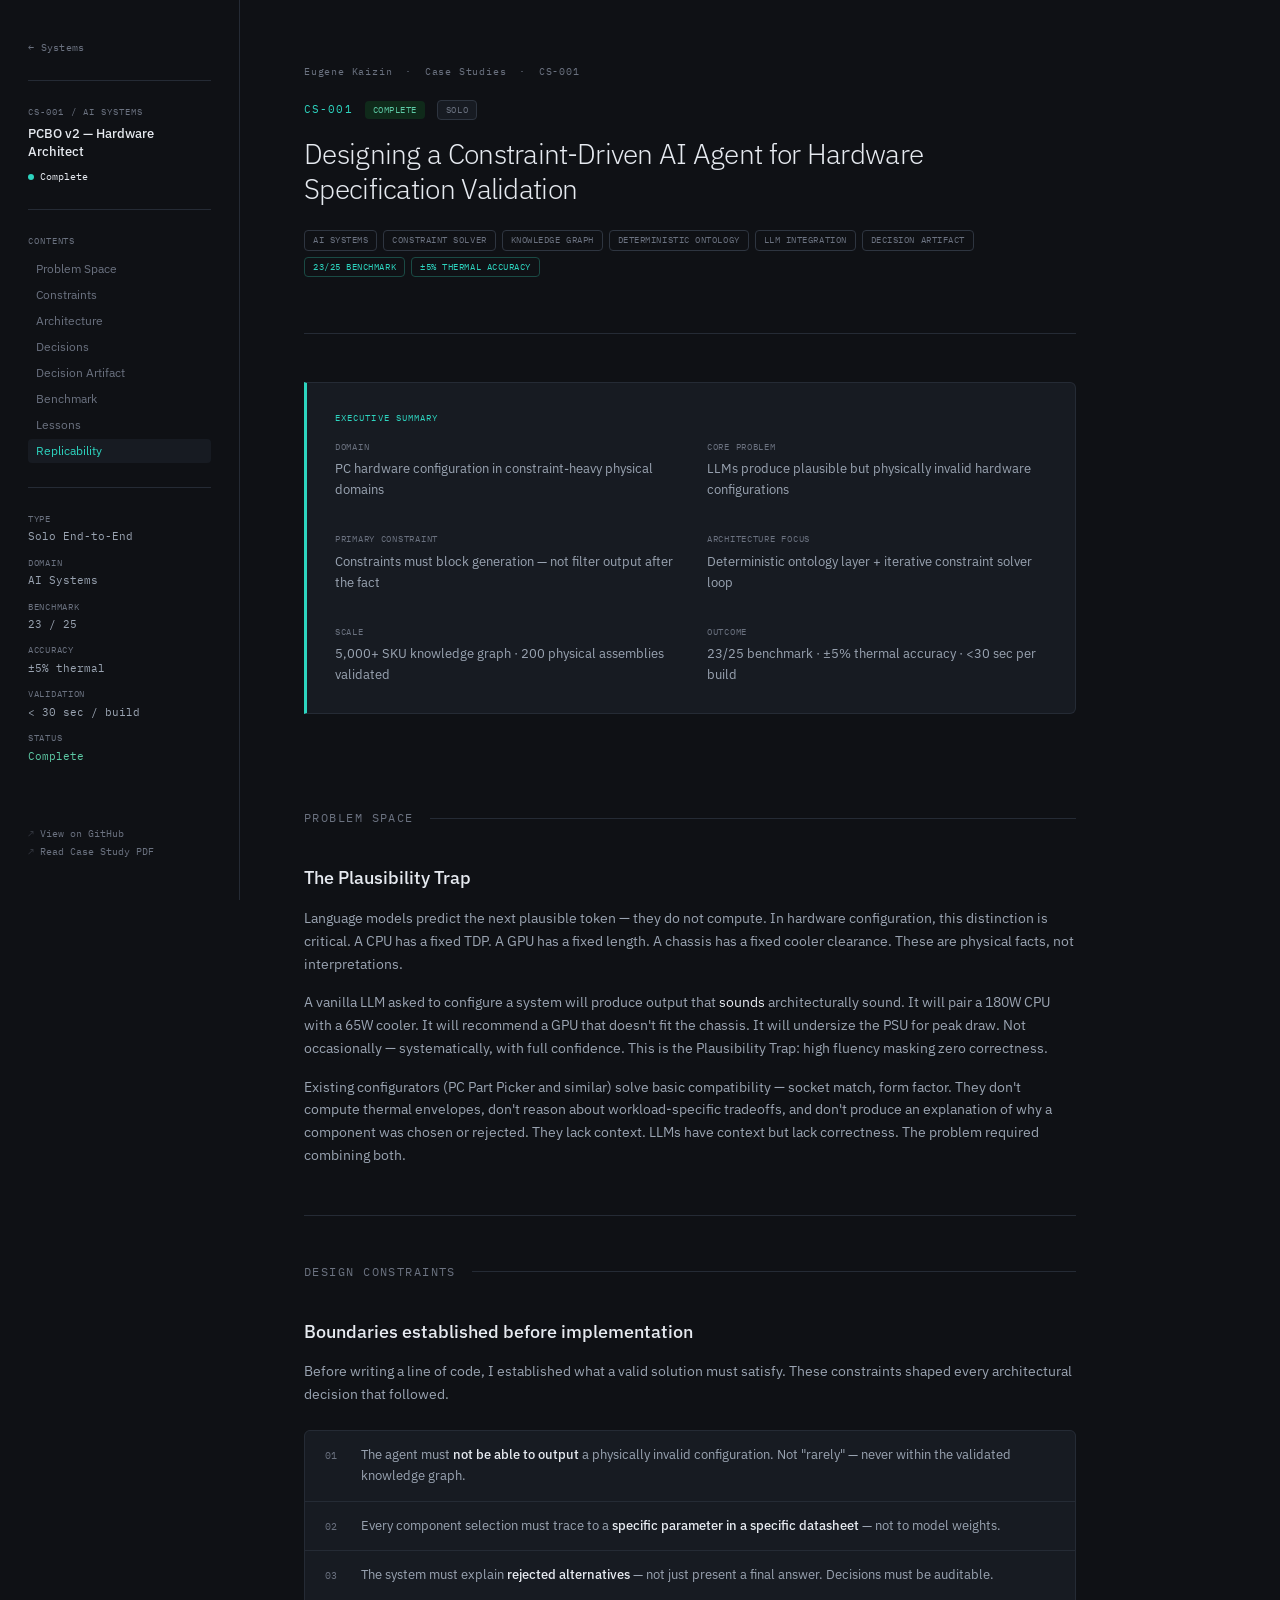
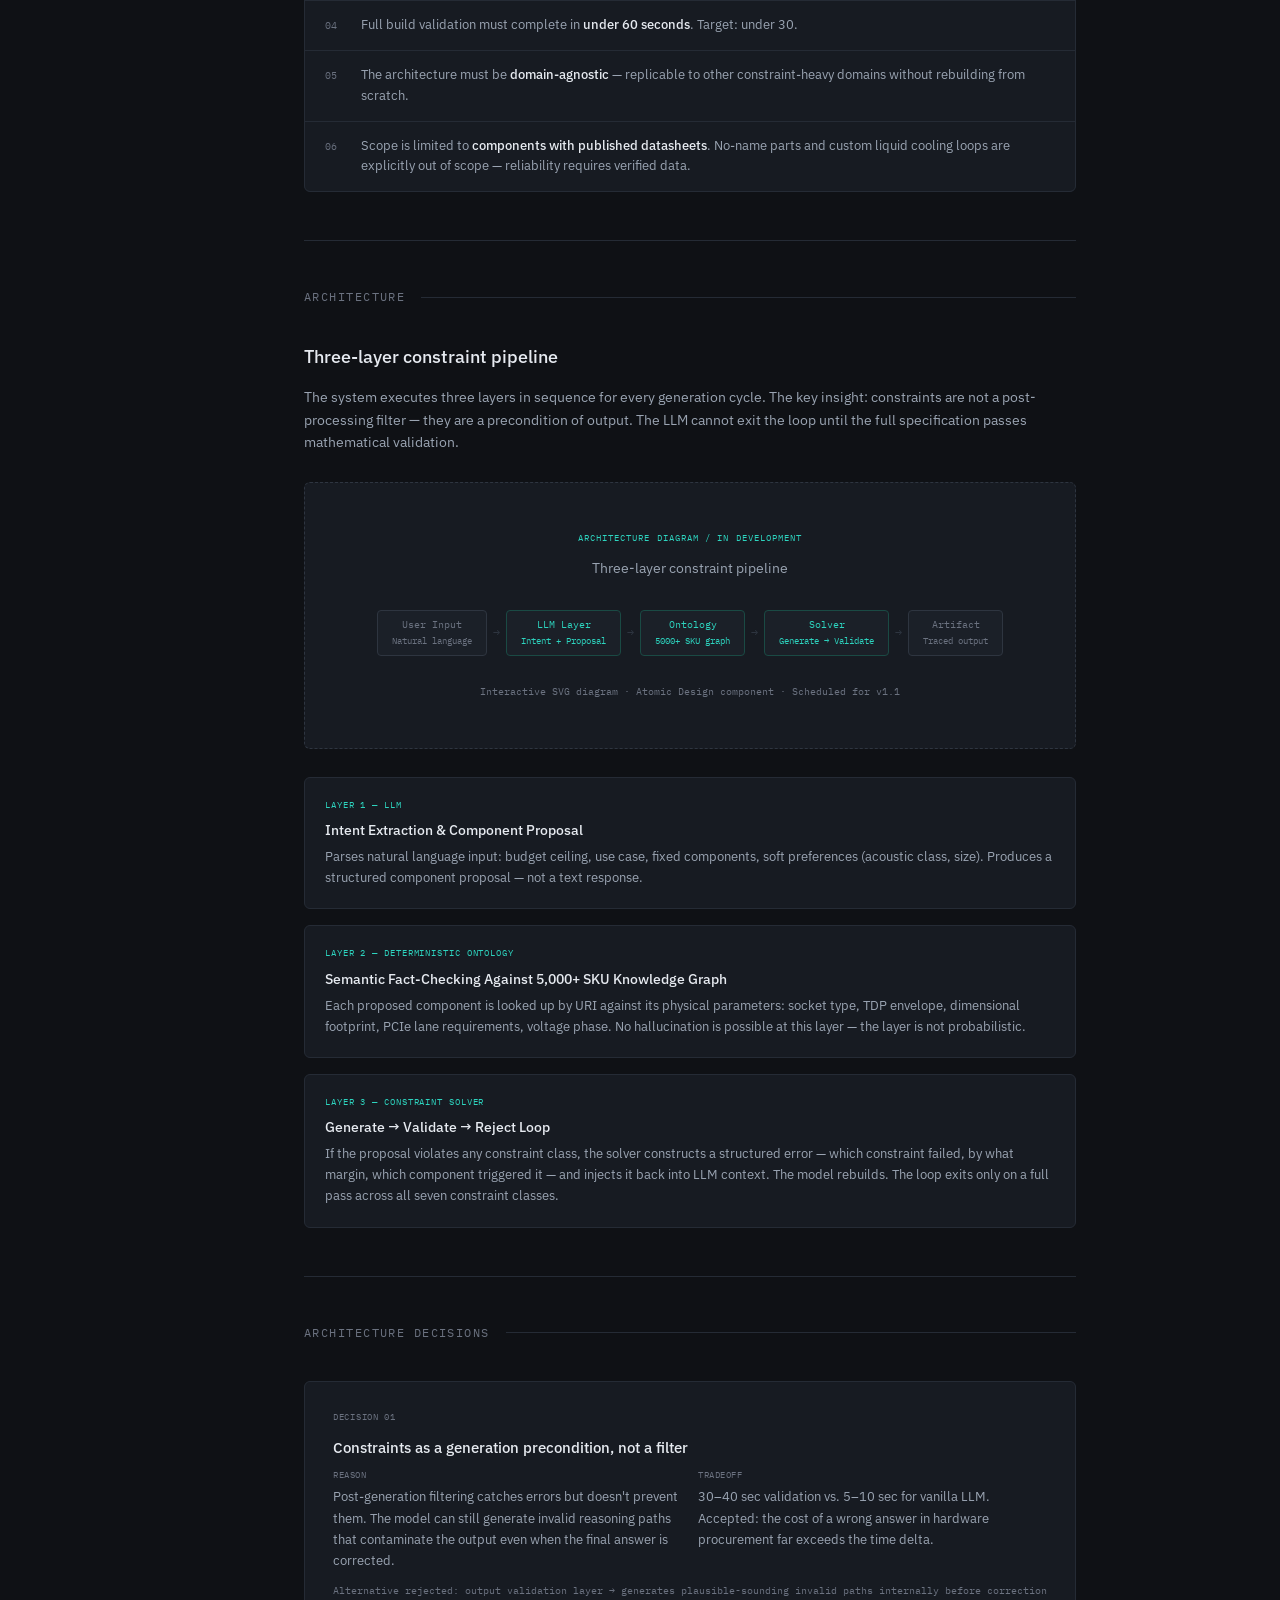
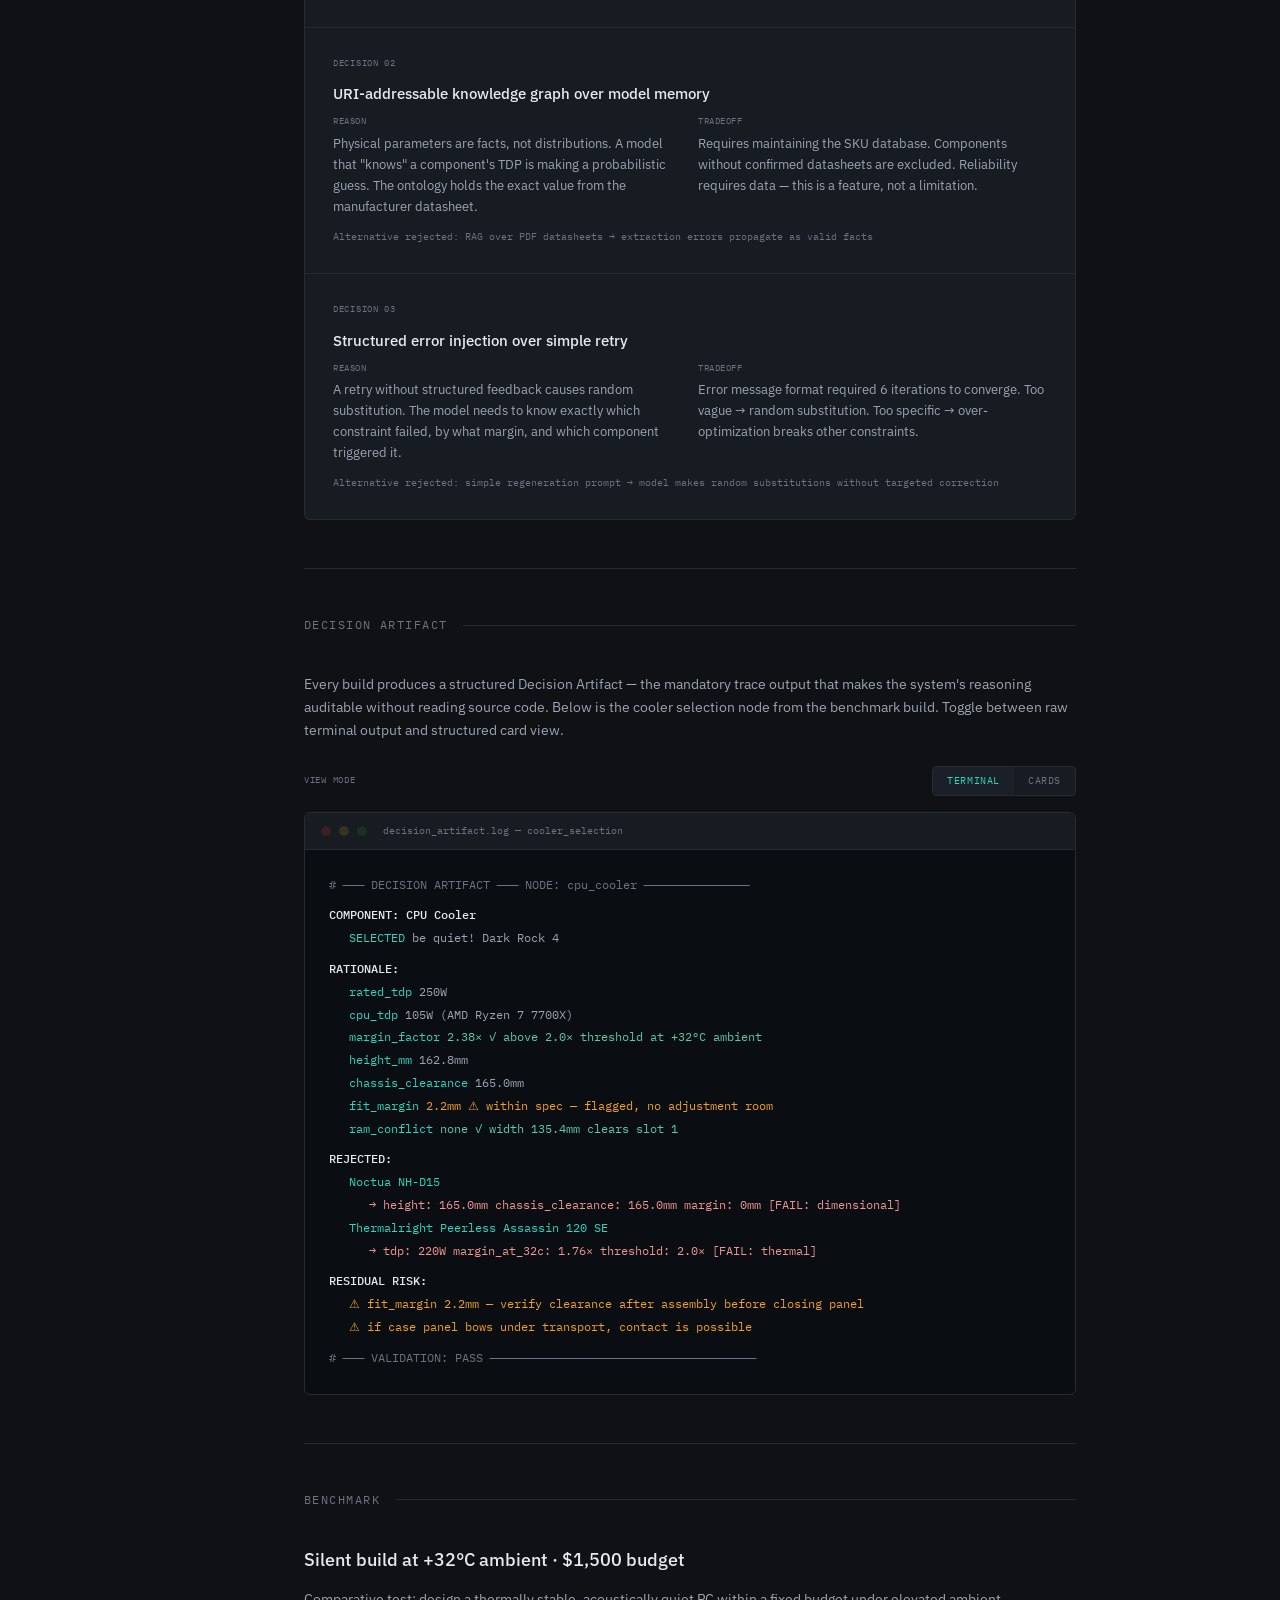
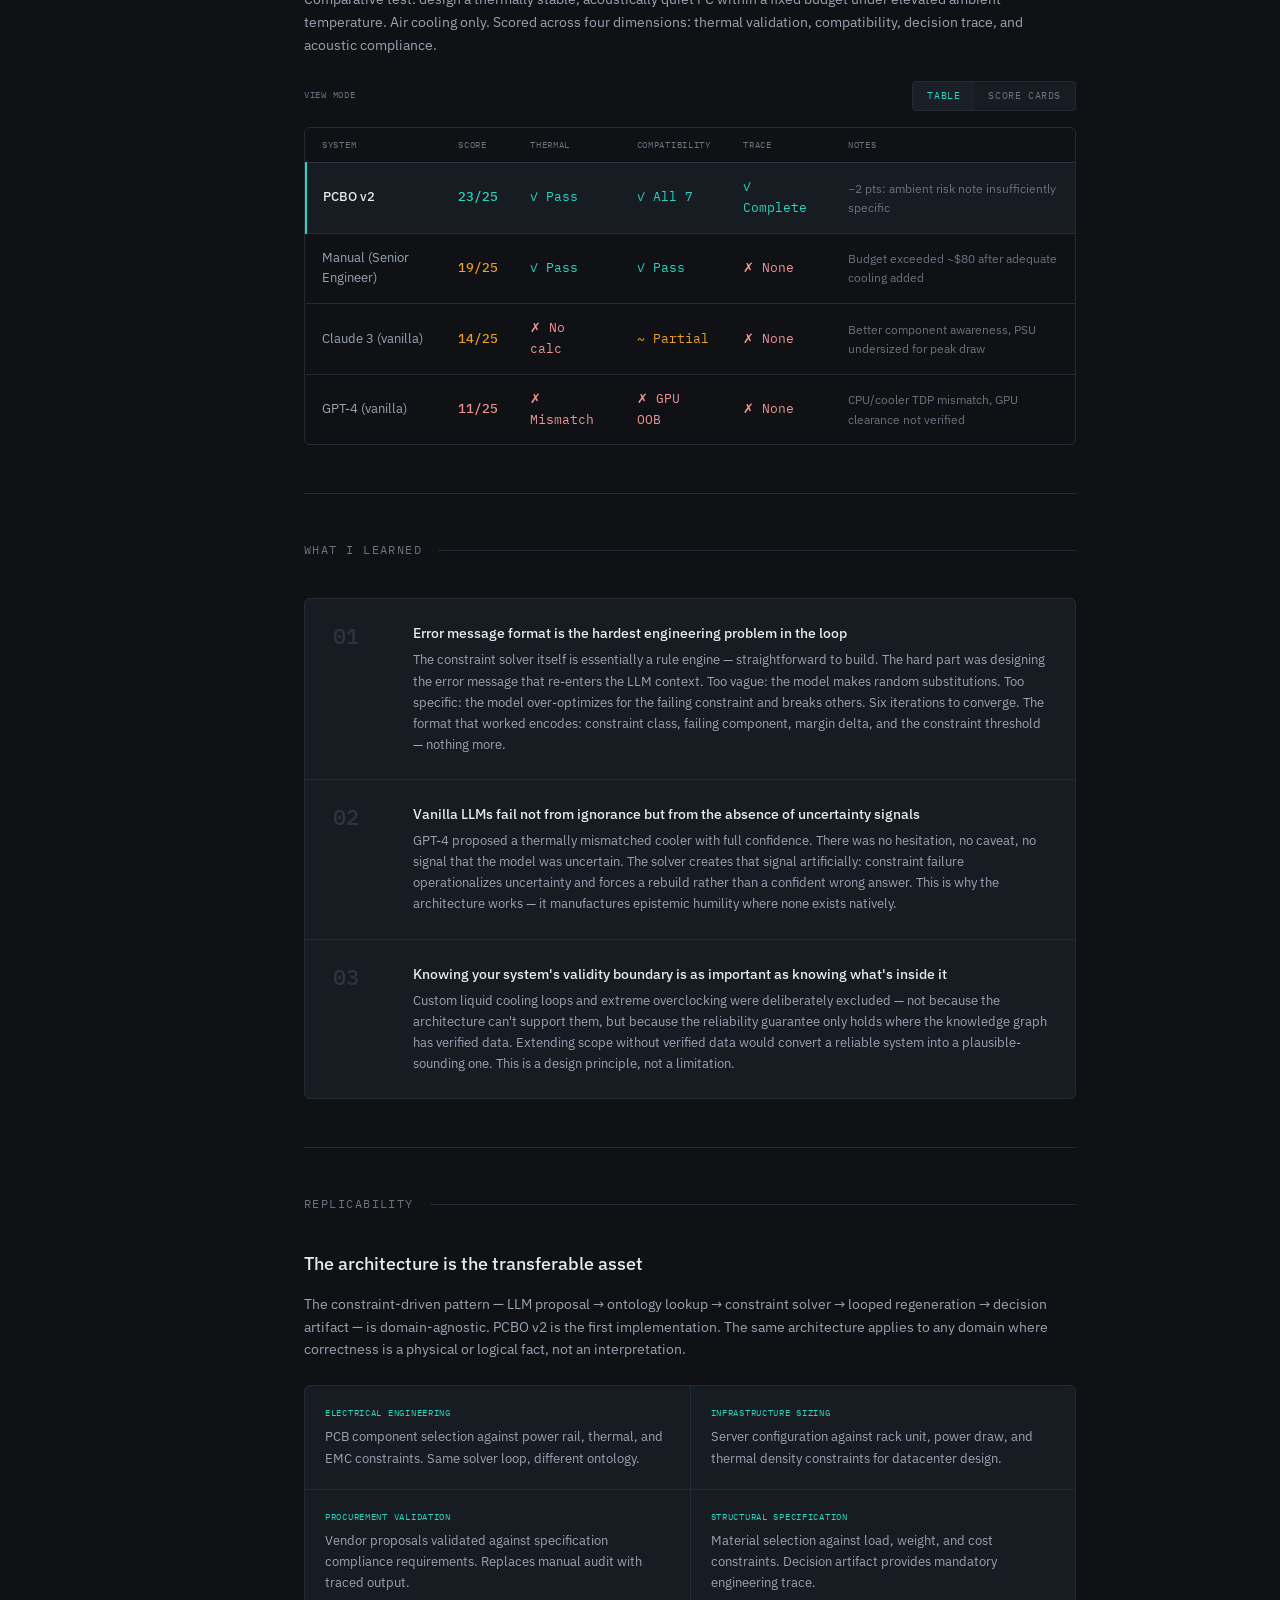
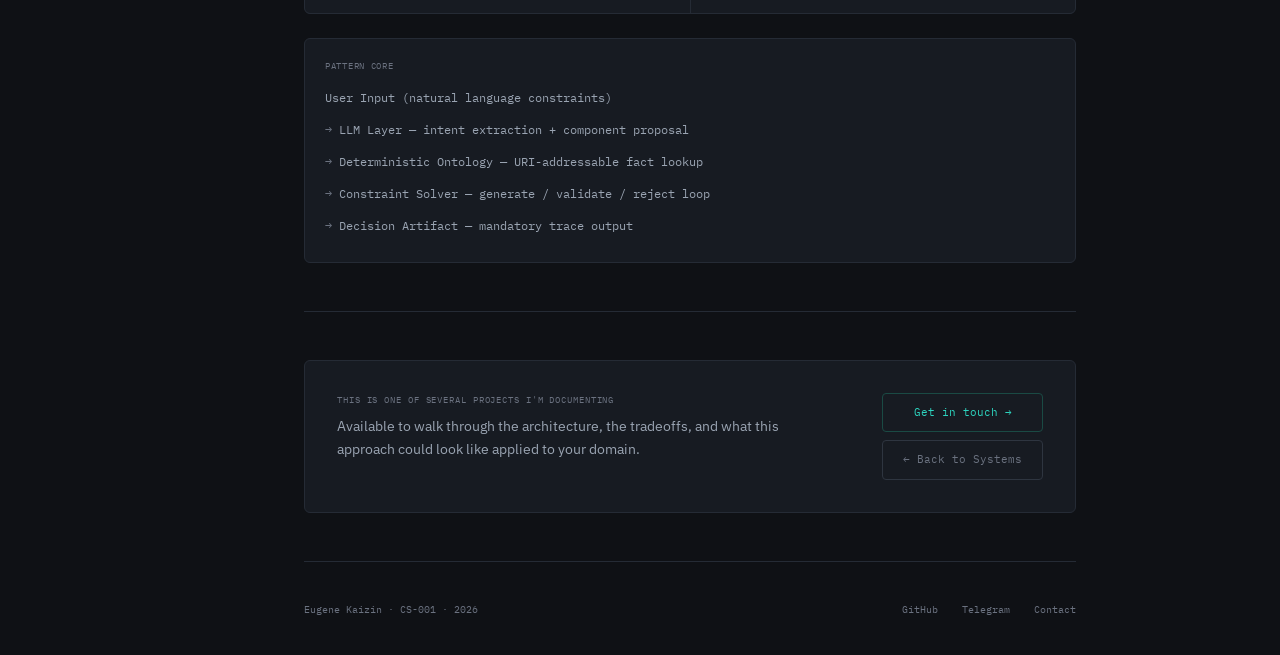
<file: case-studies/pcbo-v2/index.html>
<!DOCTYPE html><html lang="en"> <head><meta charset="UTF-8"><meta name="viewport" content="width=device-width"><link rel="icon" type="image/svg+xml" href="./favicon.svg"><link rel="icon" href="./favicon.ico"><meta name="generator" content="Astro v6.3.1"><link rel="preconnect" href="https://fonts.googleapis.com"><link rel="preconnect" href="https://fonts.gstatic.com" crossorigin><link href="https://fonts.googleapis.com/css2?family=IBM+Plex+Mono:wght@400;500&family=IBM+Plex+Sans:wght@300;400;500&display=swap" rel="stylesheet"><title>CS-001 — PCBO v2: Hardware Architect · Eugene Kaizin</title><link rel="stylesheet" href="/_astro/StatusDot.BarWlbYP.css"></head> <body>  <div class="flex flex-col lg:flex-row min-h-screen max-w-[1400px] mx-auto bg-background-primary"> <aside class="w-full lg:w-rail flex-shrink-0 p-10 lg:px-7 lg:py-10 border-b lg:border-b-0 lg:border-r border-border-subtle sticky top-0 h-auto lg:h-screen overflow-y-auto flex flex-col gap-6 bg-background-primary z-50"> <a href="/" class="font-mono text-[10px] text-content-muted flex items-center gap-1.5 tracking-wide hover:text-accent transition-colors">
← Systems
</a> <div class="h-px bg-border-subtle"></div> <div> <div class="font-mono text-[9px] text-content-muted tracking-[0.12em] uppercase">CS-001 / AI Systems</div> <div class="text-[13px] font-medium text-content-primary mt-1.5 leading-snug">PCBO v2 — Hardware Architect</div> <div class="mt-2"> <style>astro-island,astro-slot,astro-static-slot{display:contents}</style><script>(()=>{var e=async t=>{await(await t())()};(self.Astro||(self.Astro={})).load=e;window.dispatchEvent(new Event("astro:load"));})();</script><script>(()=>{var g=Object.defineProperty;var w=(c,s,d)=>s in c?g(c,s,{enumerable:!0,configurable:!0,writable:!0,value:d}):c[s]=d;var l=(c,s,d)=>w(c,typeof s!="symbol"?s+"":s,d);var E=new Set(["__proto__","constructor","prototype"]);{let c={0:t=>y(t),1:t=>d(t),2:t=>new RegExp(t),3:t=>new Date(t),4:t=>new Map(d(t)),5:t=>new Set(d(t)),6:t=>BigInt(t),7:t=>new URL(t),8:t=>new Uint8Array(t),9:t=>new Uint16Array(t),10:t=>new Uint32Array(t),11:t=>Number.POSITIVE_INFINITY*t},s=t=>{let[p,e]=t;return p in c?c[p](e):void 0},d=t=>t.map(s),y=t=>typeof t!="object"||t===null?t:Object.fromEntries(Object.entries(t).map(([p,e])=>[p,s(e)]));class f extends HTMLElement{constructor(){super(...arguments);l(this,"Component");l(this,"hydrator");l(this,"hydrate",async()=>{var b;if(!this.hydrator||!this.isConnected)return;let e=(b=this.parentElement)==null?void 0:b.closest("astro-island[ssr]");if(e){e.addEventListener("astro:hydrate",this.hydrate,{once:!0});return}let n=this.querySelectorAll("astro-slot"),r={},i=this.querySelectorAll("template[data-astro-template]");for(let o of i){let a=o.closest(this.tagName);a!=null&&a.isSameNode(this)&&(r[o.getAttribute("data-astro-template")||"default"]=o.innerHTML,o.remove())}for(let o of n){let a=o.closest(this.tagName);a!=null&&a.isSameNode(this)&&(r[o.getAttribute("name")||"default"]=o.innerHTML)}let u;try{u=this.hasAttribute("props")?y(JSON.parse(this.getAttribute("props"))):{}}catch(o){let a=this.getAttribute("component-url")||"<unknown>",v=this.getAttribute("component-export");throw v&&(a+=` (export ${v})`),console.error(`[hydrate] Error parsing props for component ${a}`,this.getAttribute("props"),o),o}let h;await this.hydrator(this)(this.Component,u,r,{client:this.getAttribute("client")}),this.removeAttribute("ssr"),this.dispatchEvent(new CustomEvent("astro:hydrate"))});l(this,"unmount",()=>{this.isConnected||this.dispatchEvent(new CustomEvent("astro:unmount"))})}disconnectedCallback(){document.removeEventListener("astro:after-swap",this.unmount),document.addEventListener("astro:after-swap",this.unmount,{once:!0})}connectedCallback(){if(!this.hasAttribute("await-children")||document.readyState==="interactive"||document.readyState==="complete")this.childrenConnectedCallback();else{let e=()=>{document.removeEventListener("DOMContentLoaded",e),n.disconnect(),this.childrenConnectedCallback()},n=new MutationObserver(()=>{var r;((r=this.lastChild)==null?void 0:r.nodeType)===Node.COMMENT_NODE&&this.lastChild.nodeValue==="astro:end"&&(this.lastChild.remove(),e())});n.observe(this,{childList:!0}),document.addEventListener("DOMContentLoaded",e)}}async childrenConnectedCallback(){let e=this.getAttribute("before-hydration-url");e&&await import(e),this.start()}getRetryImportUrl(e){let n=new URL(e,document.baseURI),r=`astro-retry=${Date.now()}`,i=n.hash.replace(/^#/,"");return n.hash=i?`${i}&${r}`:r,n.toString()}async importWithRetry(e){try{return await import(e)}catch(n){return await new Promise(r=>setTimeout(r,1e3)),import(this.getRetryImportUrl(e))}}handleHydrationError(e){let n=this.getAttribute("component-url"),r=new CustomEvent("astro:hydration-error",{cancelable:!0,bubbles:!0,composed:!0,detail:{error:e,componentUrl:n}});this.dispatchEvent(r)&&console.error(`[astro-island] Error hydrating ${n}`,e)}async start(){let e=JSON.parse(this.getAttribute("opts")),n=this.getAttribute("client");if(Astro[n]===void 0){window.addEventListener(`astro:${n}`,()=>this.start(),{once:!0});return}try{await Astro[n](async()=>{let r=this.getAttribute("renderer-url");try{let[i,{default:u}]=await Promise.all([this.importWithRetry(this.getAttribute("component-url")),r?this.importWithRetry(r):Promise.resolve({default:()=>()=>{}})]),h=this.getAttribute("component-export")||"default";if(h.includes(".")){this.Component=i;for(let m of h.split(".")){if(E.has(m)||!this.Component||typeof this.Component!="object"&&typeof this.Component!="function"||!Object.hasOwn(this.Component,m))throw new Error(`Invalid component export path: ${h}`);this.Component=this.Component[m]}}else{if(E.has(h))throw new Error(`Invalid component export path: ${h}`);this.Component=i[h]}return this.hydrator=u,this.hydrate}catch(i){return this.handleHydrationError(i),()=>{}}},e,this)}catch(r){this.handleHydrationError(r)}}attributeChangedCallback(){this.hydrate()}}l(f,"observedAttributes",["props"]),customElements.get("astro-island")||customElements.define("astro-island",f)}})();</script><astro-island uid="Z1u4tGH" component-url="/_astro/StatusDot.DQcXZkeh.js" component-export="default" renderer-url="/_astro/client.svelte.DOllVbco.js" props="{&quot;text&quot;:[0,&quot;Complete&quot;]}" ssr client="load" opts="{&quot;name&quot;:&quot;StatusDot&quot;,&quot;value&quot;:true}" await-children><!--[--><div class="flex items-center gap-1.5 font-mono text-[10px] text-text-muted"><span class="w-1.5 h-1.5 rounded-full bg-accent flex-shrink-0 animate-status-pulse"></span> Complete</div><!--]--><!--astro:end--></astro-island> </div> </div> <div class="h-px bg-border-subtle"></div> <nav class="flex flex-col gap-0.5"> <div class="font-mono text-[9px] text-content-muted tracking-[0.1em] uppercase mb-1.5">Contents</div> <a href="#problem" class="text-xs text-content-muted px-2 py-1 rounded transition-colors hover:text-content-primary hover:bg-background-secondary toc-link"> Problem Space </a><a href="#constraints" class="text-xs text-content-muted px-2 py-1 rounded transition-colors hover:text-content-primary hover:bg-background-secondary toc-link"> Constraints </a><a href="#architecture" class="text-xs text-content-muted px-2 py-1 rounded transition-colors hover:text-content-primary hover:bg-background-secondary toc-link"> Architecture </a><a href="#decisions" class="text-xs text-content-muted px-2 py-1 rounded transition-colors hover:text-content-primary hover:bg-background-secondary toc-link"> Decisions </a><a href="#artifact" class="text-xs text-content-muted px-2 py-1 rounded transition-colors hover:text-content-primary hover:bg-background-secondary toc-link"> Decision Artifact </a><a href="#benchmark" class="text-xs text-content-muted px-2 py-1 rounded transition-colors hover:text-content-primary hover:bg-background-secondary toc-link"> Benchmark </a><a href="#lessons" class="text-xs text-content-muted px-2 py-1 rounded transition-colors hover:text-content-primary hover:bg-background-secondary toc-link"> Lessons </a><a href="#replicability" class="text-xs text-content-muted px-2 py-1 rounded transition-colors hover:text-content-primary hover:bg-background-secondary toc-link"> Replicability </a> </nav> <div class="h-px bg-border-subtle"></div> <div class="flex flex-col gap-2.5"> <div class="flex flex-col gap-0.5"> <span class="font-mono text-[9px] text-content-muted tracking-[0.08em] uppercase">Type</span> <span class="font-mono text-[11px] text-content-secondary">Solo End-to-End</span> </div><div class="flex flex-col gap-0.5"> <span class="font-mono text-[9px] text-content-muted tracking-[0.08em] uppercase">Domain</span> <span class="font-mono text-[11px] text-content-secondary">AI Systems</span> </div><div class="flex flex-col gap-0.5"> <span class="font-mono text-[9px] text-content-muted tracking-[0.08em] uppercase">Benchmark</span> <span class="font-mono text-[11px] text-content-secondary">23 / 25</span> </div><div class="flex flex-col gap-0.5"> <span class="font-mono text-[9px] text-content-muted tracking-[0.08em] uppercase">Accuracy</span> <span class="font-mono text-[11px] text-content-secondary">±5% thermal</span> </div><div class="flex flex-col gap-0.5"> <span class="font-mono text-[9px] text-content-muted tracking-[0.08em] uppercase">Validation</span> <span class="font-mono text-[11px] text-content-secondary">&lt; 30 sec / build</span> </div><div class="flex flex-col gap-0.5"> <span class="font-mono text-[9px] text-content-muted tracking-[0.08em] uppercase">Status</span> <span class="font-mono text-[11px] text-green">Complete</span> </div> </div> <div class="flex flex-col gap-0.5 mt-auto"> <a href="#" class="font-mono text-[10px] text-content-muted flex items-center gap-1.5 hover:text-accent transition-colors"> <span class="opacity-40">↗</span> View on GitHub
</a> <a href="#" class="font-mono text-[10px] text-content-muted flex items-center gap-1.5 hover:text-accent transition-colors"> <span class="opacity-40">↗</span> Read Case Study PDF
</a> </div> </aside> <main class="flex-1 px-8 md:px-16 lg:px-16 max-w-[900px]"> <header class="pt-16 pb-14 border-b border-border-subtle"> <div class="font-mono text-[10px] text-content-muted tracking-[0.08em] mb-5">
Eugene Kaizin <span class="mx-1.5">·</span> Case Studies <span class="mx-1.5">·</span> CS-001 </div> <div class="flex items-center gap-3 mb-4"> <span class="font-mono text-[11px] text-accent tracking-[0.1em] uppercase">CS-001</span> <span class="font-mono text-[9px] px-2 py-0.5 rounded-sm tracking-[0.06em] uppercase bg-green-dim text-green"> Complete </span><span class="font-mono text-[9px] px-2 py-0.5 rounded-sm tracking-[0.06em] uppercase bg-background-secondary text-content-muted border border-border-default"> Solo </span> </div> <h1 class="text-[28px] font-light leading-[1.25] text-content-primary tracking-tight mb-6 max-w-[720px]"> Designing a Constraint-Driven AI Agent for Hardware Specification Validation </h1> <div class="flex flex-wrap gap-1.5"> <span class="font-mono text-[9px] px-2 py-0.5 rounded-sm tracking-[0.06em] uppercase border border-border-default text-content-muted"> AI Systems </span><span class="font-mono text-[9px] px-2 py-0.5 rounded-sm tracking-[0.06em] uppercase border border-border-default text-content-muted"> Constraint Solver </span><span class="font-mono text-[9px] px-2 py-0.5 rounded-sm tracking-[0.06em] uppercase border border-border-default text-content-muted"> Knowledge Graph </span><span class="font-mono text-[9px] px-2 py-0.5 rounded-sm tracking-[0.06em] uppercase border border-border-default text-content-muted"> Deterministic Ontology </span><span class="font-mono text-[9px] px-2 py-0.5 rounded-sm tracking-[0.06em] uppercase border border-border-default text-content-muted"> LLM Integration </span><span class="font-mono text-[9px] px-2 py-0.5 rounded-sm tracking-[0.06em] uppercase border border-border-default text-content-muted"> Decision Artifact </span><span class="font-mono text-[9px] px-2 py-0.5 rounded-sm tracking-[0.06em] uppercase border border-accent-muted text-accent"> 23/25 benchmark </span><span class="font-mono text-[9px] px-2 py-0.5 rounded-sm tracking-[0.06em] uppercase border border-accent-muted text-accent"> ±5% thermal accuracy </span> </div> </header> <div class="my-12 p-7 bg-background-secondary border border-border-subtle border-l-[3px] border-l-accent rounded-r-md"> <div class="font-mono text-[9px] text-accent tracking-[0.12em] uppercase mb-3.5">Executive Summary</div> <div class="grid grid-cols-1 md:grid-cols-2 gap-4 md:gap-8"> <div> <div class="font-mono text-[9px] text-content-muted tracking-[0.08em] uppercase mb-1">Domain</div> <div class="text-[13px] text-content-secondary leading-relaxed">PC hardware configuration in constraint-heavy physical domains</div> </div><div> <div class="font-mono text-[9px] text-content-muted tracking-[0.08em] uppercase mb-1">Core Problem</div> <div class="text-[13px] text-content-secondary leading-relaxed">LLMs produce plausible but physically invalid hardware configurations</div> </div><div> <div class="font-mono text-[9px] text-content-muted tracking-[0.08em] uppercase mb-1">Primary Constraint</div> <div class="text-[13px] text-content-secondary leading-relaxed">Constraints must block generation — not filter output after the fact</div> </div><div> <div class="font-mono text-[9px] text-content-muted tracking-[0.08em] uppercase mb-1">Architecture Focus</div> <div class="text-[13px] text-content-secondary leading-relaxed">Deterministic ontology layer + iterative constraint solver loop</div> </div><div> <div class="font-mono text-[9px] text-content-muted tracking-[0.08em] uppercase mb-1">Scale</div> <div class="text-[13px] text-content-secondary leading-relaxed">5,000+ SKU knowledge graph · 200 physical assemblies validated</div> </div><div> <div class="font-mono text-[9px] text-content-muted tracking-[0.08em] uppercase mb-1">Outcome</div> <div class="text-[13px] text-content-secondary leading-relaxed">23/25 benchmark · ±5% thermal accuracy · &lt;30 sec per build</div> </div> </div> </div> <!-- Problem --> <section id="problem" class="py-12 border-b border-border-subtle"> <div class="flex items-center gap-4 mb-10 font-mono text-xs text-content-muted tracking-[0.12em] uppercase"> <span>Problem Space</span> <div class="flex-1 h-px bg-border-subtle"></div> </div> <h2 class="text-lg font-medium text-content-primary mb-4 leading-snug">The Plausibility Trap</h2> <p class="text-sm text-content-secondary leading-relaxed mb-4">
Language models predict the next plausible token — they do not compute. In hardware configuration, this distinction is critical. A CPU has a fixed TDP. A GPU has a fixed length. A chassis has a fixed cooler clearance. These are physical facts, not interpretations.
</p> <p class="text-sm text-content-secondary leading-relaxed mb-4">
A vanilla LLM asked to configure a system will produce output that <em class="text-content-primary not-italic">sounds</em> architecturally sound. It will pair a 180W CPU with a 65W cooler. It will recommend a GPU that doesn't fit the chassis. It will undersize the PSU for peak draw. Not occasionally — systematically, with full confidence. This is the Plausibility Trap: high fluency masking zero correctness.
</p> <p class="text-sm text-content-secondary leading-relaxed">
Existing configurators (PC Part Picker and similar) solve basic compatibility — socket match, form factor. They don't compute thermal envelopes, don't reason about workload-specific tradeoffs, and don't produce an explanation of why a component was chosen or rejected. They lack context. LLMs have context but lack correctness. The problem required combining both.
</p> </section> <!-- Constraints --> <section id="constraints" class="py-12 border-b border-border-subtle"> <div class="flex items-center gap-4 mb-10 font-mono text-xs text-content-muted tracking-[0.12em] uppercase"> <span>Design Constraints</span> <div class="flex-1 h-px bg-border-subtle"></div> </div> <h2 class="text-lg font-medium text-content-primary mb-4 leading-snug">Boundaries established before implementation</h2> <p class="text-sm text-content-secondary leading-relaxed mb-6">
Before writing a line of code, I established what a valid solution must satisfy. These constraints shaped every architectural decision that followed.
</p> <div class="flex flex-col gap-px bg-border-subtle border border-border-subtle rounded-md overflow-hidden"> <div class="bg-background-secondary px-5 py-3.5 flex items-baseline gap-4 text-[13px] text-content-secondary transition-colors hover:bg-background-tertiary"> <span class="font-mono text-[10px] text-content-muted w-5 flex-shrink-0">01</span> <span class="[&_strong]:text-content-primary [&_strong]:font-medium">The agent must <strong>not be able to output</strong> a physically invalid configuration. Not "rarely" — never within the validated knowledge graph.</span> </div><div class="bg-background-secondary px-5 py-3.5 flex items-baseline gap-4 text-[13px] text-content-secondary transition-colors hover:bg-background-tertiary"> <span class="font-mono text-[10px] text-content-muted w-5 flex-shrink-0">02</span> <span class="[&_strong]:text-content-primary [&_strong]:font-medium">Every component selection must trace to a <strong>specific parameter in a specific datasheet</strong> — not to model weights.</span> </div><div class="bg-background-secondary px-5 py-3.5 flex items-baseline gap-4 text-[13px] text-content-secondary transition-colors hover:bg-background-tertiary"> <span class="font-mono text-[10px] text-content-muted w-5 flex-shrink-0">03</span> <span class="[&_strong]:text-content-primary [&_strong]:font-medium">The system must explain <strong>rejected alternatives</strong> — not just present a final answer. Decisions must be auditable.</span> </div><div class="bg-background-secondary px-5 py-3.5 flex items-baseline gap-4 text-[13px] text-content-secondary transition-colors hover:bg-background-tertiary"> <span class="font-mono text-[10px] text-content-muted w-5 flex-shrink-0">04</span> <span class="[&_strong]:text-content-primary [&_strong]:font-medium">Full build validation must complete in <strong>under 60 seconds</strong>. Target: under 30.</span> </div><div class="bg-background-secondary px-5 py-3.5 flex items-baseline gap-4 text-[13px] text-content-secondary transition-colors hover:bg-background-tertiary"> <span class="font-mono text-[10px] text-content-muted w-5 flex-shrink-0">05</span> <span class="[&_strong]:text-content-primary [&_strong]:font-medium">The architecture must be <strong>domain-agnostic</strong> — replicable to other constraint-heavy domains without rebuilding from scratch.</span> </div><div class="bg-background-secondary px-5 py-3.5 flex items-baseline gap-4 text-[13px] text-content-secondary transition-colors hover:bg-background-tertiary"> <span class="font-mono text-[10px] text-content-muted w-5 flex-shrink-0">06</span> <span class="[&_strong]:text-content-primary [&_strong]:font-medium">Scope is limited to <strong>components with published datasheets</strong>. No-name parts and custom liquid cooling loops are explicitly out of scope — reliability requires verified data.</span> </div> </div> </section> <!-- Architecture --> <section id="architecture" class="py-12 border-b border-border-subtle"> <div class="flex items-center gap-4 mb-10 font-mono text-xs text-content-muted tracking-[0.12em] uppercase"> <span>Architecture</span> <div class="flex-1 h-px bg-border-subtle"></div> </div> <h2 class="text-lg font-medium text-content-primary mb-4 leading-snug">Three-layer constraint pipeline</h2> <p class="text-sm text-content-secondary leading-relaxed mb-7">
The system executes three layers in sequence for every generation cycle. The key insight: constraints are not a post-processing filter — they are a precondition of output. The LLM cannot exit the loop until the full specification passes mathematical validation.
</p> <div class="bg-background-secondary border border-dashed border-border-default rounded-md p-12 flex flex-col items-center justify-center gap-3 min-h-[220px] text-center"> <div class="font-mono text-[9px] text-accent tracking-[0.12em] uppercase">Architecture Diagram / In Development</div> <div class="text-sm text-content-secondary">Three-layer constraint pipeline</div> <div class="flex flex-wrap items-center justify-center gap-0 mt-5"> <div class="font-mono text-[10px] border px-3.5 py-1.5 rounded-sm border-border-default text-content-muted bg-background-tertiary"> User Input<br> <span class="text-[9px]">Natural language</span> </div> <span class="font-mono text-xs text-border-default px-1.5">→</span><div class="font-mono text-[10px] border px-3.5 py-1.5 rounded-sm border-accent-muted text-accent bg-background-tertiary"> LLM Layer<br> <span class="text-[9px]">Intent + Proposal</span> </div> <span class="font-mono text-xs text-border-default px-1.5">→</span><div class="font-mono text-[10px] border px-3.5 py-1.5 rounded-sm border-accent-muted text-accent bg-background-tertiary"> Ontology<br> <span class="text-[9px]">5000+ SKU graph</span> </div> <span class="font-mono text-xs text-border-default px-1.5">→</span><div class="font-mono text-[10px] border px-3.5 py-1.5 rounded-sm border-accent-muted text-accent bg-background-tertiary"> Solver<br> <span class="text-[9px]">Generate → Validate</span> </div> <span class="font-mono text-xs text-border-default px-1.5">→</span><div class="font-mono text-[10px] border px-3.5 py-1.5 rounded-sm border-border-default text-content-muted bg-background-tertiary"> Artifact<br> <span class="text-[9px]">Traced output</span> </div>  </div> <div class="font-mono text-[10px] text-content-muted mt-4">Interactive SVG diagram · Atomic Design component · Scheduled for v1.1</div> </div> <div class="mt-7 flex flex-col gap-4"> <div class="p-5 bg-background-secondary border border-border-subtle rounded-md"> <div class="font-mono text-[9px] text-accent tracking-[0.1em] uppercase mb-2">Layer 1 — LLM</div> <div class="text-sm font-medium text-content-primary mb-1.5">Intent Extraction &amp; Component Proposal</div> <div class="text-[13px] text-content-secondary leading-relaxed">Parses natural language input: budget ceiling, use case, fixed components, soft preferences (acoustic class, size). Produces a structured component proposal — not a text response.</div> </div> <div class="p-5 bg-background-secondary border border-border-subtle rounded-md"> <div class="font-mono text-[9px] text-accent tracking-[0.1em] uppercase mb-2">Layer 2 — Deterministic Ontology</div> <div class="text-sm font-medium text-content-primary mb-1.5">Semantic Fact-Checking Against 5,000+ SKU Knowledge Graph</div> <div class="text-[13px] text-content-secondary leading-relaxed">Each proposed component is looked up by URI against its physical parameters: socket type, TDP envelope, dimensional footprint, PCIe lane requirements, voltage phase. No hallucination is possible at this layer — the layer is not probabilistic.</div> </div> <div class="p-5 bg-background-secondary border border-border-subtle rounded-md"> <div class="font-mono text-[9px] text-accent tracking-[0.1em] uppercase mb-2">Layer 3 — Constraint Solver</div> <div class="text-sm font-medium text-content-primary mb-1.5">Generate → Validate → Reject Loop</div> <div class="text-[13px] text-content-secondary leading-relaxed">If the proposal violates any constraint class, the solver constructs a structured error — which constraint failed, by what margin, which component triggered it — and injects it back into LLM context. The model rebuilds. The loop exits only on a full pass across all seven constraint classes.</div> </div> </div> </section> <!-- Decisions --> <section id="decisions" class="py-12 border-b border-border-subtle"> <div class="flex items-center gap-4 mb-10 font-mono text-xs text-content-muted tracking-[0.12em] uppercase"> <span>Architecture Decisions</span> <div class="flex-1 h-px bg-border-subtle"></div> </div> <div class="flex flex-col gap-px bg-border-subtle border border-border-subtle rounded-md overflow-hidden"> <div class="bg-background-secondary p-7"> <div class="font-mono text-[9px] text-content-muted tracking-[0.08em] uppercase mb-3">Decision 01</div> <div class="text-[15px] font-medium text-content-primary mb-2">Constraints as a generation precondition, not a filter</div> <div class="grid grid-cols-1 md:grid-cols-2 gap-4 text-[13px]"> <div> <div class="font-mono text-[9px] text-content-muted mb-1 tracking-[0.06em] uppercase">Reason</div> <div class="text-content-secondary leading-relaxed">Post-generation filtering catches errors but doesn&#39;t prevent them. The model can still generate invalid reasoning paths that contaminate the output even when the final answer is corrected.</div> </div> <div> <div class="font-mono text-[9px] text-content-muted mb-1 tracking-[0.06em] uppercase">Tradeoff</div> <div class="text-content-secondary leading-relaxed">30–40 sec validation vs. 5–10 sec for vanilla LLM. Accepted: the cost of a wrong answer in hardware procurement far exceeds the time delta.</div> </div> </div> <div class="mt-3 font-mono text-[10px] text-content-muted">Alternative rejected: output validation layer → generates plausible-sounding invalid paths internally before correction</div> </div><div class="bg-background-secondary p-7"> <div class="font-mono text-[9px] text-content-muted tracking-[0.08em] uppercase mb-3">Decision 02</div> <div class="text-[15px] font-medium text-content-primary mb-2">URI-addressable knowledge graph over model memory</div> <div class="grid grid-cols-1 md:grid-cols-2 gap-4 text-[13px]"> <div> <div class="font-mono text-[9px] text-content-muted mb-1 tracking-[0.06em] uppercase">Reason</div> <div class="text-content-secondary leading-relaxed">Physical parameters are facts, not distributions. A model that &quot;knows&quot; a component&#39;s TDP is making a probabilistic guess. The ontology holds the exact value from the manufacturer datasheet.</div> </div> <div> <div class="font-mono text-[9px] text-content-muted mb-1 tracking-[0.06em] uppercase">Tradeoff</div> <div class="text-content-secondary leading-relaxed">Requires maintaining the SKU database. Components without confirmed datasheets are excluded. Reliability requires data — this is a feature, not a limitation.</div> </div> </div> <div class="mt-3 font-mono text-[10px] text-content-muted">Alternative rejected: RAG over PDF datasheets → extraction errors propagate as valid facts</div> </div><div class="bg-background-secondary p-7"> <div class="font-mono text-[9px] text-content-muted tracking-[0.08em] uppercase mb-3">Decision 03</div> <div class="text-[15px] font-medium text-content-primary mb-2">Structured error injection over simple retry</div> <div class="grid grid-cols-1 md:grid-cols-2 gap-4 text-[13px]"> <div> <div class="font-mono text-[9px] text-content-muted mb-1 tracking-[0.06em] uppercase">Reason</div> <div class="text-content-secondary leading-relaxed">A retry without structured feedback causes random substitution. The model needs to know exactly which constraint failed, by what margin, and which component triggered it.</div> </div> <div> <div class="font-mono text-[9px] text-content-muted mb-1 tracking-[0.06em] uppercase">Tradeoff</div> <div class="text-content-secondary leading-relaxed">Error message format required 6 iterations to converge. Too vague → random substitution. Too specific → over-optimization breaks other constraints.</div> </div> </div> <div class="mt-3 font-mono text-[10px] text-content-muted">Alternative rejected: simple regeneration prompt → model makes random substitutions without targeted correction</div> </div> </div> </section> <!-- Decision Artifact --> <section id="artifact" class="py-12 border-b border-border-subtle"> <div class="flex items-center gap-4 mb-10 font-mono text-xs text-content-muted tracking-[0.12em] uppercase"> <span>Decision Artifact</span> <div class="flex-1 h-px bg-border-subtle"></div> </div> <p class="text-sm text-content-secondary leading-relaxed mb-6">
Every build produces a structured Decision Artifact — the mandatory trace output that makes the system's reasoning auditable without reading source code. Below is the cooler selection node from the benchmark build. Toggle between raw terminal output and structured card view.
</p> <div class="flex items-center justify-between mb-4"> <span class="font-mono text-[9px] text-content-muted tracking-[0.08em] uppercase">View mode</span> <div class="flex bg-background-secondary border border-border-subtle rounded overflow-hidden"> <button class="toggle-btn font-mono text-[10px] text-accent px-3.5 py-1.5 bg-background-tertiary tracking-[0.06em] uppercase" data-group="artifact" data-target="terminal">Terminal</button> <button class="toggle-btn font-mono text-[10px] text-content-muted px-3.5 py-1.5 tracking-[0.06em] uppercase hover:text-content-secondary" data-group="artifact" data-target="cards">Cards</button> </div> </div> <!-- Terminal View --> <div id="artifact-terminal"> <div class="bg-[#0a0d11] border border-border-subtle rounded-md overflow-hidden"> <div class="flex items-center gap-2 px-4 py-2.5 border-b border-border-subtle bg-background-secondary"> <span class="w-2.5 h-2.5 rounded-full bg-[#3a2020]"></span> <span class="w-2.5 h-2.5 rounded-full bg-[#3a3020]"></span> <span class="w-2.5 h-2.5 rounded-full bg-[#1a3020]"></span> <span class="font-mono text-[10px] text-content-muted ml-2">decision_artifact.log — cooler_selection</span> </div> <div class="p-6 font-mono text-xs leading-[1.9] overflow-x-auto"> <span class="text-content-muted"># ─── DECISION ARTIFACT ─── NODE: cpu_cooler ───────────────</span> <span class="block font-medium text-content-primary mt-2">COMPONENT: CPU Cooler</span> <span class="block pl-5"><span class="text-accent">SELECTED</span> <span class="text-content-secondary">be quiet! Dark Rock 4</span></span> <span class="block font-medium text-content-primary mt-2">RATIONALE:</span> <span class="block pl-5"><span class="text-accent">rated_tdp</span> <span class="text-content-secondary">250W</span></span> <span class="block pl-5"><span class="text-accent">cpu_tdp</span> <span class="text-content-secondary">105W (AMD Ryzen 7 7700X)</span></span> <span class="block pl-5"><span class="text-accent">margin_factor</span> <span class="text-green">2.38× ✓ above 2.0× threshold at +32°C ambient</span></span> <span class="block pl-5"><span class="text-accent">height_mm</span> <span class="text-content-secondary">162.8mm</span></span> <span class="block pl-5"><span class="text-accent">chassis_clearance</span> <span class="text-content-secondary">165.0mm</span></span> <span class="block pl-5"><span class="text-accent">fit_margin</span> <span class="text-amber">2.2mm ⚠ within spec — flagged, no adjustment room</span></span> <span class="block pl-5"><span class="text-accent">ram_conflict</span> <span class="text-green">none ✓ width 135.4mm clears slot 1</span></span> <span class="block font-medium text-content-primary mt-2">REJECTED:</span> <span class="block pl-5"><span class="text-accent">Noctua NH-D15</span></span> <span class="block pl-10"><span class="text-red">→ height: 165.0mm chassis_clearance: 165.0mm margin: 0mm [FAIL: dimensional]</span></span> <span class="block pl-5"><span class="text-accent">Thermalright Peerless Assassin 120 SE</span></span> <span class="block pl-10"><span class="text-red">→ tdp: 220W margin_at_32c: 1.76× threshold: 2.0× [FAIL: thermal]</span></span> <span class="block font-medium text-content-primary mt-2">RESIDUAL RISK:</span> <span class="block pl-5"><span class="text-amber">⚠ fit_margin 2.2mm — verify clearance after assembly before closing panel</span></span> <span class="block pl-5"><span class="text-amber">⚠ if case panel bows under transport, contact is possible</span></span> <span class="text-content-muted mt-2 block"># ─── VALIDATION: PASS ──────────────────────────────────────</span> </div> </div> </div> <!-- Cards View --> <div id="artifact-cards" class="hidden"> <div class="flex flex-col gap-px bg-border-subtle border border-border-subtle rounded-md overflow-hidden"> <div class="bg-background-secondary p-5"> <div class="flex items-center justify-between mb-3"> <span class="font-mono text-[10px] text-content-muted tracking-[0.08em] uppercase">Selected Component</span> <span class="font-mono text-[9px] px-2 py-0.5 rounded-sm tracking-[0.06em] uppercase bg-green-dim text-green">Pass</span> </div> <div class="text-sm font-medium text-content-primary mb-1.5">be quiet! Dark Rock 4</div> <div class="text-xs text-content-secondary leading-relaxed mb-3">Thermal margin 2.38× at +32°C ambient — above the 2.0× threshold required for sustained load. Height 162.8mm fits chassis clearance of 165mm with 2.2mm margin. No RAM slot conflict.</div> <div class="flex flex-wrap gap-1.5"> <span class="font-mono text-[9px] border border-border-default text-content-muted px-2 py-0.5 rounded-sm">TDP 250W</span> <span class="font-mono text-[9px] border border-border-default text-content-muted px-2 py-0.5 rounded-sm">CPU 105W</span> <span class="font-mono text-[9px] border border-border-default text-content-muted px-2 py-0.5 rounded-sm">Margin 2.38×</span> <span class="font-mono text-[9px] border border-border-default text-content-muted px-2 py-0.5 rounded-sm">Height 162.8mm</span> </div> </div> <div class="bg-background-secondary p-5"> <div class="flex items-center justify-between mb-3"> <span class="font-mono text-[10px] text-content-muted tracking-[0.08em] uppercase">Rejected — Noctua NH-D15</span> <span class="font-mono text-[9px] px-2 py-0.5 rounded-sm tracking-[0.06em] uppercase bg-red-dim text-red">Fail: dimensional</span> </div> <div class="text-sm font-medium text-content-primary mb-1.5">Height 165mm vs. 165mm clearance</div> <div class="text-xs text-content-secondary leading-relaxed mb-3">Zero margin between cooler height and chassis clearance. Any case panel flex or mounting tolerance variance causes contact. Dimensional constraint failed.</div> <div class="flex flex-wrap gap-1.5"> <span class="font-mono text-[9px] border border-red-dim text-red px-2 py-0.5 rounded-sm">Height 165.0mm</span> <span class="font-mono text-[9px] border border-red-dim text-red px-2 py-0.5 rounded-sm">Clearance 165.0mm</span> <span class="font-mono text-[9px] border border-red-dim text-red px-2 py-0.5 rounded-sm">Margin 0mm</span> </div> </div> <div class="bg-background-secondary p-5"> <div class="flex items-center justify-between mb-3"> <span class="font-mono text-[10px] text-content-muted tracking-[0.08em] uppercase">Rejected — Thermalright Peerless Assassin</span> <span class="font-mono text-[9px] px-2 py-0.5 rounded-sm tracking-[0.06em] uppercase bg-red-dim text-red">Fail: thermal</span> </div> <div class="text-sm font-medium text-content-primary mb-1.5">Margin 1.76× — below threshold at elevated ambient</div> <div class="text-xs text-content-secondary leading-relaxed mb-3">Rated TDP 220W gives a 2.1× margin at standard ambient — technically adequate. At +32°C, effective margin drops to 1.76×, below the 2.0× floor required for the test conditions.</div> <div class="flex flex-wrap gap-1.5"> <span class="font-mono text-[9px] border border-red-dim text-red px-2 py-0.5 rounded-sm">TDP 220W</span> <span class="font-mono text-[9px] border border-red-dim text-red px-2 py-0.5 rounded-sm">Margin 1.76× @32°C</span> <span class="font-mono text-[9px] border border-red-dim text-red px-2 py-0.5 rounded-sm">Threshold 2.0×</span> </div> </div> <div class="bg-background-secondary p-5"> <div class="flex items-center justify-between mb-3"> <span class="font-mono text-[10px] text-content-muted tracking-[0.08em] uppercase">Residual Risk</span> <span class="font-mono text-[9px] px-2 py-0.5 rounded-sm tracking-[0.06em] uppercase bg-amber-dim text-amber">Flagged</span> </div> <div class="text-sm font-medium text-content-primary mb-1.5">Fit margin 2.2mm — verify post-assembly</div> <div class="text-xs text-content-secondary leading-relaxed mb-3">Within specification, but leaves no adjustment room. If the case panel bows under transport, contact with cooler is possible. Verify clearance after mounting, before closing the panel.</div> <div class="flex flex-wrap gap-1.5"> <span class="font-mono text-[9px] border border-amber-dim text-amber px-2 py-0.5 rounded-sm">2.2mm clearance</span> <span class="font-mono text-[9px] border border-amber-dim text-amber px-2 py-0.5 rounded-sm">Manual verification required</span> </div> </div> </div> </div> </section> <!-- Benchmark --> <section id="benchmark" class="py-12 border-b border-border-subtle"> <div class="flex items-center gap-4 mb-10 font-mono text-xs text-content-muted tracking-[0.12em] uppercase"> <span>Benchmark</span> <div class="flex-1 h-px bg-border-subtle"></div> </div> <h2 class="text-lg font-medium text-content-primary mb-4 leading-snug">Silent build at +32°C ambient · $1,500 budget</h2> <p class="text-sm text-content-secondary leading-relaxed mb-6">
Comparative test: design a thermally stable, acoustically quiet PC within a fixed budget under elevated ambient temperature. Air cooling only. Scored across four dimensions: thermal validation, compatibility, decision trace, and acoustic compliance.
</p> <div class="flex items-center justify-between mb-4"> <span class="font-mono text-[9px] text-content-muted tracking-[0.08em] uppercase">View mode</span> <div class="flex bg-background-secondary border border-border-subtle rounded overflow-hidden"> <button class="toggle-btn font-mono text-[10px] text-accent px-3.5 py-1.5 bg-background-tertiary tracking-[0.06em] uppercase" data-group="bench" data-target="table">Table</button> <button class="toggle-btn font-mono text-[10px] text-content-muted px-3.5 py-1.5 tracking-[0.06em] uppercase hover:text-content-secondary" data-group="bench" data-target="scores">Score Cards</button> </div> </div> <div id="bench-table"> <div class="border border-border-subtle rounded-md overflow-hidden"> <table class="w-full border-collapse text-[13px]"> <thead> <tr class="border-b border-border-default"> <th class="font-mono text-[9px] text-content-muted tracking-[0.08em] uppercase px-4 py-2.5 text-left font-normal">System</th> <th class="font-mono text-[9px] text-content-muted tracking-[0.08em] uppercase px-4 py-2.5 text-left font-normal">Score</th> <th class="font-mono text-[9px] text-content-muted tracking-[0.08em] uppercase px-4 py-2.5 text-left font-normal">Thermal</th> <th class="font-mono text-[9px] text-content-muted tracking-[0.08em] uppercase px-4 py-2.5 text-left font-normal">Compatibility</th> <th class="font-mono text-[9px] text-content-muted tracking-[0.08em] uppercase px-4 py-2.5 text-left font-normal">Trace</th> <th class="font-mono text-[9px] text-content-muted tracking-[0.08em] uppercase px-4 py-2.5 text-left font-normal">Notes</th> </tr> </thead> <tbody> <tr class="border-b border-border-subtle last:border-b-0 bg-background-secondary"> <td class="px-4 py-3.5 border-l-2 border-l-accent"> <span class="font-medium text-content-primary">PCBO v2</span> </td> <td class="px-4 py-3.5 font-mono font-medium text-accent">23/25</td> <td class="px-4 py-3.5 font-mono text-accent">✓ Pass</td> <td class="px-4 py-3.5 font-mono text-accent">✓ All 7</td> <td class="px-4 py-3.5 font-mono text-accent">✓ Complete</td> <td class="px-4 py-3.5 text-[12px] text-content-muted">−2 pts: ambient risk note insufficiently specific</td> </tr><tr class="border-b border-border-subtle last:border-b-0"> <td class="px-4 py-3.5"> <span class="text-content-secondary">Manual (Senior Engineer)</span> </td> <td class="px-4 py-3.5 font-mono font-medium text-amber">19/25</td> <td class="px-4 py-3.5 font-mono text-accent">✓ Pass</td> <td class="px-4 py-3.5 font-mono text-accent">✓ Pass</td> <td class="px-4 py-3.5 font-mono text-red">✗ None</td> <td class="px-4 py-3.5 text-[12px] text-content-muted">Budget exceeded ~$80 after adequate cooling added</td> </tr><tr class="border-b border-border-subtle last:border-b-0"> <td class="px-4 py-3.5"> <span class="text-content-secondary">Claude 3 (vanilla)</span> </td> <td class="px-4 py-3.5 font-mono font-medium text-amber">14/25</td> <td class="px-4 py-3.5 font-mono text-red">✗ No calc</td> <td class="px-4 py-3.5 font-mono text-amber">~ Partial</td> <td class="px-4 py-3.5 font-mono text-red">✗ None</td> <td class="px-4 py-3.5 text-[12px] text-content-muted">Better component awareness, PSU undersized for peak draw</td> </tr><tr class="border-b border-border-subtle last:border-b-0"> <td class="px-4 py-3.5"> <span class="text-content-secondary">GPT-4 (vanilla)</span> </td> <td class="px-4 py-3.5 font-mono font-medium text-red">11/25</td> <td class="px-4 py-3.5 font-mono text-red">✗ Mismatch</td> <td class="px-4 py-3.5 font-mono text-red">✗ GPU OOB</td> <td class="px-4 py-3.5 font-mono text-red">✗ None</td> <td class="px-4 py-3.5 text-[12px] text-content-muted">CPU/cooler TDP mismatch, GPU clearance not verified</td> </tr> </tbody> </table> </div> </div> <div id="bench-scores" class="hidden"> <div class="grid grid-cols-1 md:grid-cols-2 gap-px bg-border-subtle border border-border-subtle rounded-md overflow-hidden"> <div class="bg-background-secondary p-6 bg-background-tertiary border-l-2 border-l-accent"> <div class="text-sm font-medium text-content-primary mb-1">PCBO v2</div> <div class="font-mono text-[9px] text-content-muted tracking-[0.06em] uppercase mb-4">Constraint-driven AI agent</div> <div class="flex items-baseline gap-1.5 mb-3"> <span class="font-mono text-[28px] font-medium leading-none text-accent">23</span> <span class="font-mono text-[13px] text-content-muted">/ 25</span> </div> <div class="bg-border-subtle rounded-sm h-[3px] mb-4 overflow-hidden"> <div class="h-full rounded-sm transition-all duration-500 bg-accent" style="width: 92%"></div> </div> <div class="text-[12px] text-content-muted leading-relaxed">Thermal ✓ · All 7 constraint classes ✓ · Full trace ✓<br/>−2 pts: ambient risk note insufficiently specific</div> </div><div class="bg-background-secondary p-6"> <div class="text-sm font-medium text-content-primary mb-1">Manual — Senior Engineer</div> <div class="font-mono text-[9px] text-content-muted tracking-[0.06em] uppercase mb-4">Reference baseline</div> <div class="flex items-baseline gap-1.5 mb-3"> <span class="font-mono text-[28px] font-medium leading-none text-amber">19</span> <span class="font-mono text-[13px] text-content-muted">/ 25</span> </div> <div class="bg-border-subtle rounded-sm h-[3px] mb-4 overflow-hidden"> <div class="h-full rounded-sm transition-all duration-500 bg-amber" style="width: 76%"></div> </div> <div class="text-[12px] text-content-muted leading-relaxed">Thermal ✓ · Compatibility ✓ · No decision trace<br/>Budget exceeded ~$80 after adequate cooling</div> </div><div class="bg-background-secondary p-6"> <div class="text-sm font-medium text-content-primary mb-1">Claude 3 (vanilla)</div> <div class="font-mono text-[9px] text-content-muted tracking-[0.06em] uppercase mb-4">LLM without constraint layer</div> <div class="flex items-baseline gap-1.5 mb-3"> <span class="font-mono text-[28px] font-medium leading-none text-amber">14</span> <span class="font-mono text-[13px] text-content-muted">/ 25</span> </div> <div class="bg-border-subtle rounded-sm h-[3px] mb-4 overflow-hidden"> <div class="h-full rounded-sm transition-all duration-500 bg-amber" style="width: 56.00000000000001%"></div> </div> <div class="text-[12px] text-content-muted leading-relaxed">No thermal calculation · PSU undersized<br/>Better component awareness than GPT-4</div> </div><div class="bg-background-secondary p-6"> <div class="text-sm font-medium text-content-primary mb-1">GPT-4 (vanilla)</div> <div class="font-mono text-[9px] text-content-muted tracking-[0.06em] uppercase mb-4">LLM without constraint layer</div> <div class="flex items-baseline gap-1.5 mb-3"> <span class="font-mono text-[28px] font-medium leading-none text-red">11</span> <span class="font-mono text-[13px] text-content-muted">/ 25</span> </div> <div class="bg-border-subtle rounded-sm h-[3px] mb-4 overflow-hidden"> <div class="h-full rounded-sm transition-all duration-500 bg-red" style="width: 44%"></div> </div> <div class="text-[12px] text-content-muted leading-relaxed">CPU/cooler TDP mismatch · GPU clearance unverified<br/>High confidence, zero correctness</div> </div> </div> </div> </section> <!-- Lessons --> <section id="lessons" class="py-12 border-b border-border-subtle"> <div class="flex items-center gap-4 mb-10 font-mono text-xs text-content-muted tracking-[0.12em] uppercase"> <span>What I Learned</span> <div class="flex-1 h-px bg-border-subtle"></div> </div> <div class="flex flex-col gap-px bg-border-subtle border border-border-subtle rounded-md overflow-hidden"> <div class="bg-background-secondary px-7 py-6 grid grid-cols-1 md:grid-cols-[60px_1fr] gap-5 items-start transition-colors hover:bg-background-tertiary"> <div class="hidden md:block font-mono text-[22px] font-medium text-border-default leading-none pt-0.5">01</div> <div> <div class="text-sm font-medium text-content-primary mb-1.5">Error message format is the hardest engineering problem in the loop</div> <div class="text-[13px] text-content-secondary leading-relaxed">The constraint solver itself is essentially a rule engine — straightforward to build. The hard part was designing the error message that re-enters the LLM context. Too vague: the model makes random substitutions. Too specific: the model over-optimizes for the failing constraint and breaks others. Six iterations to converge. The format that worked encodes: constraint class, failing component, margin delta, and the constraint threshold — nothing more.</div> </div> </div><div class="bg-background-secondary px-7 py-6 grid grid-cols-1 md:grid-cols-[60px_1fr] gap-5 items-start transition-colors hover:bg-background-tertiary"> <div class="hidden md:block font-mono text-[22px] font-medium text-border-default leading-none pt-0.5">02</div> <div> <div class="text-sm font-medium text-content-primary mb-1.5">Vanilla LLMs fail not from ignorance but from the absence of uncertainty signals</div> <div class="text-[13px] text-content-secondary leading-relaxed">GPT-4 proposed a thermally mismatched cooler with full confidence. There was no hesitation, no caveat, no signal that the model was uncertain. The solver creates that signal artificially: constraint failure operationalizes uncertainty and forces a rebuild rather than a confident wrong answer. This is why the architecture works — it manufactures epistemic humility where none exists natively.</div> </div> </div><div class="bg-background-secondary px-7 py-6 grid grid-cols-1 md:grid-cols-[60px_1fr] gap-5 items-start transition-colors hover:bg-background-tertiary"> <div class="hidden md:block font-mono text-[22px] font-medium text-border-default leading-none pt-0.5">03</div> <div> <div class="text-sm font-medium text-content-primary mb-1.5">Knowing your system&#39;s validity boundary is as important as knowing what&#39;s inside it</div> <div class="text-[13px] text-content-secondary leading-relaxed">Custom liquid cooling loops and extreme overclocking were deliberately excluded — not because the architecture can&#39;t support them, but because the reliability guarantee only holds where the knowledge graph has verified data. Extending scope without verified data would convert a reliable system into a plausible-sounding one. This is a design principle, not a limitation.</div> </div> </div> </div> </section> <!-- Replicability --> <section id="replicability" class="py-12 border-b border-border-subtle"> <div class="flex items-center gap-4 mb-10 font-mono text-xs text-content-muted tracking-[0.12em] uppercase"> <span>Replicability</span> <div class="flex-1 h-px bg-border-subtle"></div> </div> <h2 class="text-lg font-medium text-content-primary mb-4 leading-snug">The architecture is the transferable asset</h2> <p class="text-sm text-content-secondary leading-relaxed mb-6">
The constraint-driven pattern — LLM proposal → ontology lookup → constraint solver → looped regeneration → decision artifact — is domain-agnostic. PCBO v2 is the first implementation. The same architecture applies to any domain where correctness is a physical or logical fact, not an interpretation.
</p> <div class="grid grid-cols-1 md:grid-cols-2 gap-px bg-border-subtle border border-border-subtle rounded-md overflow-hidden mb-6"> <div class="bg-background-secondary p-5 transition-colors hover:bg-background-tertiary"> <div class="font-mono text-[9px] text-accent tracking-[0.08em] uppercase mb-1.5">Electrical Engineering</div> <div class="text-[13px] text-content-secondary leading-relaxed">PCB component selection against power rail, thermal, and EMC constraints. Same solver loop, different ontology.</div> </div><div class="bg-background-secondary p-5 transition-colors hover:bg-background-tertiary"> <div class="font-mono text-[9px] text-accent tracking-[0.08em] uppercase mb-1.5">Infrastructure Sizing</div> <div class="text-[13px] text-content-secondary leading-relaxed">Server configuration against rack unit, power draw, and thermal density constraints for datacenter design.</div> </div><div class="bg-background-secondary p-5 transition-colors hover:bg-background-tertiary"> <div class="font-mono text-[9px] text-accent tracking-[0.08em] uppercase mb-1.5">Procurement Validation</div> <div class="text-[13px] text-content-secondary leading-relaxed">Vendor proposals validated against specification compliance requirements. Replaces manual audit with traced output.</div> </div><div class="bg-background-secondary p-5 transition-colors hover:bg-background-tertiary"> <div class="font-mono text-[9px] text-accent tracking-[0.08em] uppercase mb-1.5">Structural Specification</div> <div class="text-[13px] text-content-secondary leading-relaxed">Material selection against load, weight, and cost constraints. Decision artifact provides mandatory engineering trace.</div> </div> </div> <div class="p-5 bg-background-secondary border border-border-subtle rounded-md"> <div class="font-mono text-[9px] text-content-muted tracking-[0.08em] uppercase mb-2">Pattern Core</div> <div class="font-mono text-xs text-content-secondary leading-8">
User Input (natural language constraints)<br> <span class="text-content-muted">→</span> LLM Layer — intent extraction + component proposal<br> <span class="text-content-muted">→</span> Deterministic Ontology — URI-addressable fact lookup<br> <span class="text-content-muted">→</span> Constraint Solver — generate / validate / reject loop<br> <span class="text-content-muted">→</span> Decision Artifact — mandatory trace output
</div> </div> </section> <!-- CTA --> <section class="py-12"> <div class="p-8 bg-background-secondary border border-border-subtle rounded-md flex flex-col md:flex-row items-start justify-between gap-8"> <div> <div class="font-mono text-[9px] text-content-muted tracking-[0.1em] uppercase mb-2">This is one of several projects I'm documenting</div> <div class="text-sm text-content-secondary max-w-[480px] leading-relaxed">Available to walk through the architecture, the tradeoffs, and what this approach could look like applied to your domain.</div> </div> <div class="flex flex-col gap-2 flex-shrink-0"> <a href="#" class="font-mono text-[11px] text-accent border border-accent-muted px-5 py-2.5 rounded text-center transition-colors hover:bg-accent-muted">Get in touch →</a> <a href="/" class="font-mono text-[11px] text-content-muted border border-border-default px-5 py-2.5 rounded text-center transition-colors hover:bg-background-tertiary">← Back to Systems</a> </div> </div> </section> <!-- Footer --> <footer class="py-10 border-t border-border-subtle flex flex-col md:flex-row items-center justify-between gap-6"> <div class="font-mono text-[10px] text-content-muted">Eugene Kaizin · CS-001 · 2026</div> <div class="flex gap-6"> <a href="#" class="font-mono text-[10px] text-content-muted hover:text-accent transition-colors">GitHub</a> <a href="#" class="font-mono text-[10px] text-content-muted hover:text-accent transition-colors">Telegram</a> <a href="#" class="font-mono text-[10px] text-content-muted hover:text-accent transition-colors">Contact</a> </div> </footer> </main> </div> <script type="module">document.querySelectorAll(".toggle-btn").forEach(t=>{t.addEventListener("click",()=>{const c=t.getAttribute("data-group"),e=t.getAttribute("data-target");t.closest(".flex")?.querySelectorAll(".toggle-btn").forEach(s=>{s.classList.remove("text-accent","bg-background-tertiary"),s.classList.add("text-content-muted")}),t.classList.add("text-accent","bg-background-tertiary"),t.classList.remove("text-content-muted"),c==="artifact"?(document.getElementById("artifact-terminal").classList.toggle("hidden",e!=="terminal"),document.getElementById("artifact-cards").classList.toggle("hidden",e!=="cards")):c==="bench"&&(document.getElementById("bench-table").classList.toggle("hidden",e!=="table"),document.getElementById("bench-scores").classList.toggle("hidden",e!=="scores"))})});const o=document.querySelectorAll(".toc-link"),r=document.querySelectorAll("section[id]"),a=new IntersectionObserver(t=>{t.forEach(c=>{if(c.isIntersecting){o.forEach(s=>{s.classList.remove("text-accent","bg-background-secondary"),s.classList.add("text-content-muted")});const e=document.querySelector(`.toc-link[href="#${c.target.id}"]`);e&&(e.classList.add("text-accent","bg-background-secondary"),e.classList.remove("text-content-muted"))}})},{rootMargin:"-30% 0px -60% 0px"});r.forEach(t=>a.observe(t));</script>  </body></html>
</file>
<file: _astro/StatusDot.BarWlbYP.css>
@layer properties{@supports (((-webkit-hyphens:none)) and (not (margin-trim:inline))) or ((-moz-orient:inline) and (not (color:rgb(from red r g b)))){*,:before,:after,::backdrop{--tw-rotate-x:initial;--tw-rotate-y:initial;--tw-rotate-z:initial;--tw-skew-x:initial;--tw-skew-y:initial;--tw-space-y-reverse:0;--tw-border-style:solid;--tw-leading:initial;--tw-font-weight:initial;--tw-tracking:initial;--tw-shadow:0 0 #0000;--tw-shadow-color:initial;--tw-shadow-alpha:100%;--tw-inset-shadow:0 0 #0000;--tw-inset-shadow-color:initial;--tw-inset-shadow-alpha:100%;--tw-ring-color:initial;--tw-ring-shadow:0 0 #0000;--tw-inset-ring-color:initial;--tw-inset-ring-shadow:0 0 #0000;--tw-ring-inset:initial;--tw-ring-offset-width:0px;--tw-ring-offset-color:#fff;--tw-ring-offset-shadow:0 0 #0000;--tw-blur:initial;--tw-brightness:initial;--tw-contrast:initial;--tw-grayscale:initial;--tw-hue-rotate:initial;--tw-invert:initial;--tw-opacity:initial;--tw-saturate:initial;--tw-sepia:initial;--tw-drop-shadow:initial;--tw-drop-shadow-color:initial;--tw-drop-shadow-alpha:100%;--tw-drop-shadow-size:initial;--tw-duration:initial;--tw-ease:initial;--tw-translate-x:0;--tw-translate-y:0;--tw-translate-z:0}}}@layer theme{:root,:host{--font-sans:"IBM Plex Sans", ui-sans-serif, system-ui, sans-serif;--font-mono:"IBM Plex Mono", ui-monospace, SFMono-Regular, Menlo, Monaco, Consolas, "Liberation Mono", "Courier New", monospace;--spacing:.25rem;--text-xs:.75rem;--text-xs--line-height:calc(1 / .75);--text-sm:.875rem;--text-sm--line-height:calc(1.25 / .875);--text-base:1rem;--text-base--line-height: 1.5 ;--text-lg:1.125rem;--text-lg--line-height:calc(1.75 / 1.125);--text-xl:1.25rem;--text-xl--line-height:calc(1.75 / 1.25);--text-2xl:1.5rem;--text-2xl--line-height:calc(2 / 1.5);--text-4xl:2.25rem;--text-4xl--line-height:calc(2.5 / 2.25);--font-weight-light:300;--font-weight-normal:400;--font-weight-medium:500;--tracking-tight:-.025em;--tracking-wide:.025em;--tracking-wider:.05em;--tracking-widest:.1em;--leading-tight:1.25;--leading-snug:1.375;--leading-relaxed:1.625;--leading-loose:2;--radius-sm:.25rem;--radius-md:.375rem;--ease-in-out:cubic-bezier(.4, 0, .2, 1);--default-transition-duration:.15s;--default-transition-timing-function:cubic-bezier(.4, 0, .2, 1);--default-font-family:var(--font-sans);--default-mono-font-family:var(--font-mono);--color-background-primary:#0f1115;--color-background-secondary:#171b22;--color-background-tertiary:#1b2028;--color-content-primary:#e6eaf0;--color-content-secondary:#9aa4b2;--color-content-muted:#6b7280;--color-accent:#2dd4bf;--color-accent-muted:#1a4a44;--color-green:#5dcaa5;--color-green-dim:#0f2a1a;--color-amber:#ef9f27;--color-amber-dim:#2a2010;--color-red:#f09595;--color-red-dim:#2a1010;--color-border-subtle:#252b35;--color-border-default:#2e3540;--spacing-rail:15rem}}@layer base{*,:after,:before,::backdrop{box-sizing:border-box;border:0 solid;margin:0;padding:0}::file-selector-button{box-sizing:border-box;border:0 solid;margin:0;padding:0}html,:host{-webkit-text-size-adjust:100%;tab-size:4;line-height:1.5;font-family:var(--default-font-family,ui-sans-serif, system-ui, sans-serif, "Apple Color Emoji", "Segoe UI Emoji", "Segoe UI Symbol", "Noto Color Emoji");font-feature-settings:var(--default-font-feature-settings,normal);font-variation-settings:var(--default-font-variation-settings,normal);-webkit-tap-highlight-color:transparent}hr{height:0;color:inherit;border-top-width:1px}abbr:where([title]){-webkit-text-decoration:underline dotted;text-decoration:underline dotted}h1,h2,h3,h4,h5,h6{font-size:inherit;font-weight:inherit}a{color:inherit;-webkit-text-decoration:inherit;text-decoration:inherit}b,strong{font-weight:bolder}code,kbd,samp,pre{font-family:var(--default-mono-font-family,ui-monospace, SFMono-Regular, Menlo, Monaco, Consolas, "Liberation Mono", "Courier New", monospace);font-feature-settings:var(--default-mono-font-feature-settings,normal);font-variation-settings:var(--default-mono-font-variation-settings,normal);font-size:1em}small{font-size:80%}sub,sup{vertical-align:baseline;font-size:75%;line-height:0;position:relative}sub{bottom:-.25em}sup{top:-.5em}table{text-indent:0;border-color:inherit;border-collapse:collapse}:-moz-focusring{outline:auto}progress{vertical-align:baseline}summary{display:list-item}ol,ul,menu{list-style:none}img,svg,video,canvas,audio,iframe,embed,object{vertical-align:middle;display:block}img,video{max-width:100%;height:auto}button,input,select,optgroup,textarea{font:inherit;font-feature-settings:inherit;font-variation-settings:inherit;letter-spacing:inherit;color:inherit;opacity:1;background-color:#0000;border-radius:0}::file-selector-button{font:inherit;font-feature-settings:inherit;font-variation-settings:inherit;letter-spacing:inherit;color:inherit;opacity:1;background-color:#0000;border-radius:0}:where(select:is([multiple],[size])) optgroup{font-weight:bolder}:where(select:is([multiple],[size])) optgroup option{padding-inline-start:20px}::file-selector-button{margin-inline-end:4px}::placeholder{opacity:1}@supports (not ((-webkit-appearance:-apple-pay-button))) or (contain-intrinsic-size:1px){::placeholder{color:currentColor}@supports (color:color-mix(in lab,red,red)){::placeholder{color:color-mix(in oklab,currentcolor 50%,transparent)}}}textarea{resize:vertical}::-webkit-search-decoration{-webkit-appearance:none}::-webkit-date-and-time-value{min-height:1lh;text-align:inherit}::-webkit-datetime-edit{display:inline-flex}::-webkit-datetime-edit-fields-wrapper{padding:0}::-webkit-datetime-edit{padding-block:0}::-webkit-datetime-edit-year-field{padding-block:0}::-webkit-datetime-edit-month-field{padding-block:0}::-webkit-datetime-edit-day-field{padding-block:0}::-webkit-datetime-edit-hour-field{padding-block:0}::-webkit-datetime-edit-minute-field{padding-block:0}::-webkit-datetime-edit-second-field{padding-block:0}::-webkit-datetime-edit-millisecond-field{padding-block:0}::-webkit-datetime-edit-meridiem-field{padding-block:0}::-webkit-calendar-picker-indicator{line-height:1}:-moz-ui-invalid{box-shadow:none}button,input:where([type=button],[type=reset],[type=submit]){appearance:button}::file-selector-button{appearance:button}::-webkit-inner-spin-button{height:auto}::-webkit-outer-spin-button{height:auto}[hidden]:where(:not([hidden=until-found])){display:none!important}html{scroll-behavior:smooth;background-color:var(--color-background-primary);font-family:var(--font-sans);color:var(--color-content-primary);-webkit-font-smoothing:antialiased;-moz-osx-font-smoothing:grayscale;font-size:16px;line-height:1.6}body{margin:calc(var(--spacing) * 0);padding:calc(var(--spacing) * 0)}a{transition-property:color,background-color,border-color,outline-color,text-decoration-color,fill,stroke,--tw-gradient-from,--tw-gradient-via,--tw-gradient-to;transition-timing-function:var(--tw-ease,var(--default-transition-timing-function));transition-duration:var(--tw-duration,var(--default-transition-duration));--tw-duration:.2s;transition-duration:.2s}::selection{background-color:var(--color-accent-muted);color:var(--color-accent)}::-webkit-scrollbar{width:4px}::-webkit-scrollbar-track{background-color:var(--color-background-primary)}::-webkit-scrollbar-thumb{background-color:var(--color-border-default);border-radius:3.40282e38px}}@layer components;@layer utilities{.invisible{visibility:hidden}.fixed{position:fixed}.sticky{position:sticky}.top-0{top:calc(var(--spacing) * 0)}.z-40{z-index:40}.z-50{z-index:50}.-mx-8{margin-inline:calc(var(--spacing) * -8)}.mx-1{margin-inline:calc(var(--spacing) * 1)}.mx-1\.5{margin-inline:calc(var(--spacing) * 1.5)}.mx-auto{margin-inline:auto}.my-12{margin-block:calc(var(--spacing) * 12)}.mt-1{margin-top:calc(var(--spacing) * 1)}.mt-1\.5{margin-top:calc(var(--spacing) * 1.5)}.mt-2{margin-top:calc(var(--spacing) * 2)}.mt-3{margin-top:calc(var(--spacing) * 3)}.mt-4{margin-top:calc(var(--spacing) * 4)}.mt-5{margin-top:calc(var(--spacing) * 5)}.mt-6{margin-top:calc(var(--spacing) * 6)}.mt-7{margin-top:calc(var(--spacing) * 7)}.mt-auto{margin-top:auto}.mb-1{margin-bottom:calc(var(--spacing) * 1)}.mb-1\.5{margin-bottom:calc(var(--spacing) * 1.5)}.mb-2{margin-bottom:calc(var(--spacing) * 2)}.mb-3{margin-bottom:calc(var(--spacing) * 3)}.mb-3\.5{margin-bottom:calc(var(--spacing) * 3.5)}.mb-4{margin-bottom:calc(var(--spacing) * 4)}.mb-5{margin-bottom:calc(var(--spacing) * 5)}.mb-6{margin-bottom:calc(var(--spacing) * 6)}.mb-7{margin-bottom:calc(var(--spacing) * 7)}.mb-10{margin-bottom:calc(var(--spacing) * 10)}.mb-12{margin-bottom:calc(var(--spacing) * 12)}.ml-2{margin-left:calc(var(--spacing) * 2)}.block{display:block}.flex{display:flex}.grid{display:grid}.hidden{display:none}.table{display:table}.h-1\.5{height:calc(var(--spacing) * 1.5)}.h-2\.5{height:calc(var(--spacing) * 2.5)}.h-9{height:calc(var(--spacing) * 9)}.h-\[3px\]{height:3px}.h-auto{height:auto}.h-full{height:100%}.h-px{height:1px}.min-h-\[220px\]{min-height:220px}.min-h-screen{min-height:100vh}.w-1\.5{width:calc(var(--spacing) * 1.5)}.w-2\.5{width:calc(var(--spacing) * 2.5)}.w-5{width:calc(var(--spacing) * 5)}.w-9{width:calc(var(--spacing) * 9)}.w-full{width:100%}.max-w-\[480px\]{max-width:480px}.max-w-\[520px\]{max-width:520px}.max-w-\[560px\]{max-width:560px}.max-w-\[600px\]{max-width:600px}.max-w-\[640px\]{max-width:640px}.max-w-\[720px\]{max-width:720px}.max-w-\[860px\]{max-width:860px}.max-w-\[900px\]{max-width:900px}.max-w-\[1400px\]{max-width:1400px}.min-w-0{min-width:calc(var(--spacing) * 0)}.flex-1{flex:1}.flex-shrink{flex-shrink:1}.flex-shrink-0{flex-shrink:0}.border-collapse{border-collapse:collapse}.transform{transform:var(--tw-rotate-x,) var(--tw-rotate-y,) var(--tw-rotate-z,) var(--tw-skew-x,) var(--tw-skew-y,)}.cursor-default{cursor:default}.cursor-pointer{cursor:pointer}.grid-cols-1{grid-template-columns:repeat(1,minmax(0,1fr))}.grid-cols-2{grid-template-columns:repeat(2,minmax(0,1fr))}.grid-cols-\[80px_1fr\]{grid-template-columns:80px 1fr}.flex-col{flex-direction:column}.flex-row{flex-direction:row}.flex-wrap{flex-wrap:wrap}.items-baseline{align-items:baseline}.items-center{align-items:center}.items-start{align-items:flex-start}.justify-between{justify-content:space-between}.justify-center{justify-content:center}.gap-0{gap:calc(var(--spacing) * 0)}.gap-0\.5{gap:calc(var(--spacing) * .5)}.gap-1{gap:calc(var(--spacing) * 1)}.gap-1\.5{gap:calc(var(--spacing) * 1.5)}.gap-2{gap:calc(var(--spacing) * 2)}.gap-2\.5{gap:calc(var(--spacing) * 2.5)}.gap-3{gap:calc(var(--spacing) * 3)}.gap-4{gap:calc(var(--spacing) * 4)}.gap-5{gap:calc(var(--spacing) * 5)}.gap-6{gap:calc(var(--spacing) * 6)}.gap-8{gap:calc(var(--spacing) * 8)}.gap-10{gap:calc(var(--spacing) * 10)}.gap-12{gap:calc(var(--spacing) * 12)}.gap-px{gap:1px}:where(.space-y-6>:not(:last-child)){--tw-space-y-reverse:0;margin-block-start:calc(calc(var(--spacing) * 6) * var(--tw-space-y-reverse));margin-block-end:calc(calc(var(--spacing) * 6) * calc(1 - var(--tw-space-y-reverse)))}.overflow-hidden{overflow:hidden}.overflow-x-auto{overflow-x:auto}.overflow-y-auto{overflow-y:auto}.rounded{border-radius:.25rem}.rounded-full{border-radius:3.40282e38px}.rounded-md{border-radius:var(--radius-md)}.rounded-sm{border-radius:var(--radius-sm)}.rounded-r-md{border-top-right-radius:var(--radius-md);border-bottom-right-radius:var(--radius-md)}.border{border-style:var(--tw-border-style);border-width:1px}.border-t{border-top-style:var(--tw-border-style);border-top-width:1px}.border-b{border-bottom-style:var(--tw-border-style);border-bottom-width:1px}.border-b-2{border-bottom-style:var(--tw-border-style);border-bottom-width:2px}.border-l-2{border-left-style:var(--tw-border-style);border-left-width:2px}.border-l-\[3px\]{border-left-style:var(--tw-border-style);border-left-width:3px}.border-dashed{--tw-border-style:dashed;border-style:dashed}.border-\[\#ef9f27\]{border-color:#ef9f27}.border-accent-muted{border-color:var(--color-accent-muted)}.border-amber-dim{border-color:var(--color-amber-dim)}.border-border-default{border-color:var(--color-border-default)}.border-border-subtle{border-color:var(--color-border-subtle)}.border-red-dim{border-color:var(--color-red-dim)}.border-l-accent{border-left-color:var(--color-accent)}.bg-\[\#0F2A1A\]{background-color:#0f2a1a}.bg-\[\#0a0d11\]{background-color:#0a0d11}.bg-\[\#1a140a\]{background-color:#1a140a}.bg-\[\#1a3020\]{background-color:#1a3020}.bg-\[\#2A2010\]{background-color:#2a2010}.bg-\[\#3a2020\]{background-color:#3a2020}.bg-\[\#3a3020\]{background-color:#3a3020}.bg-\[\#ef9f27\]\/15{background-color:#ef9f2726}.bg-accent{background-color:var(--color-accent)}.bg-accent-muted{background-color:var(--color-accent-muted)}.bg-amber{background-color:var(--color-amber)}.bg-amber-dim{background-color:var(--color-amber-dim)}.bg-background-primary{background-color:var(--color-background-primary)}.bg-background-secondary{background-color:var(--color-background-secondary)}.bg-background-tertiary{background-color:var(--color-background-tertiary)}.bg-border-subtle{background-color:var(--color-border-subtle)}.bg-green-dim{background-color:var(--color-green-dim)}.bg-red{background-color:var(--color-red)}.bg-red-dim{background-color:var(--color-red-dim)}.p-4{padding:calc(var(--spacing) * 4)}.p-5{padding:calc(var(--spacing) * 5)}.p-6{padding:calc(var(--spacing) * 6)}.p-7{padding:calc(var(--spacing) * 7)}.p-8{padding:calc(var(--spacing) * 8)}.p-10{padding:calc(var(--spacing) * 10)}.p-12{padding:calc(var(--spacing) * 12)}.px-1\.5{padding-inline:calc(var(--spacing) * 1.5)}.px-2{padding-inline:calc(var(--spacing) * 2)}.px-2\.5{padding-inline:calc(var(--spacing) * 2.5)}.px-3{padding-inline:calc(var(--spacing) * 3)}.px-3\.5{padding-inline:calc(var(--spacing) * 3.5)}.px-4{padding-inline:calc(var(--spacing) * 4)}.px-5{padding-inline:calc(var(--spacing) * 5)}.px-7{padding-inline:calc(var(--spacing) * 7)}.px-8{padding-inline:calc(var(--spacing) * 8)}.py-0\.5{padding-block:calc(var(--spacing) * .5)}.py-1{padding-block:calc(var(--spacing) * 1)}.py-1\.5{padding-block:calc(var(--spacing) * 1.5)}.py-2{padding-block:calc(var(--spacing) * 2)}.py-2\.5{padding-block:calc(var(--spacing) * 2.5)}.py-3{padding-block:calc(var(--spacing) * 3)}.py-3\.5{padding-block:calc(var(--spacing) * 3.5)}.py-4{padding-block:calc(var(--spacing) * 4)}.py-6{padding-block:calc(var(--spacing) * 6)}.py-10{padding-block:calc(var(--spacing) * 10)}.py-12{padding-block:calc(var(--spacing) * 12)}.py-20{padding-block:calc(var(--spacing) * 20)}.pt-0\.5{padding-top:calc(var(--spacing) * .5)}.pt-4{padding-top:calc(var(--spacing) * 4)}.pt-16{padding-top:calc(var(--spacing) * 16)}.pt-20{padding-top:calc(var(--spacing) * 20)}.pb-14{padding-bottom:calc(var(--spacing) * 14)}.pb-20{padding-bottom:calc(var(--spacing) * 20)}.pl-4{padding-left:calc(var(--spacing) * 4)}.pl-5{padding-left:calc(var(--spacing) * 5)}.pl-8{padding-left:calc(var(--spacing) * 8)}.pl-10{padding-left:calc(var(--spacing) * 10)}.pl-12{padding-left:calc(var(--spacing) * 12)}.pl-16{padding-left:calc(var(--spacing) * 16)}.text-center{text-align:center}.text-left{text-align:left}.text-right{text-align:right}.font-mono{font-family:var(--font-mono)}.text-2xl{font-size:var(--text-2xl);line-height:var(--tw-leading,var(--text-2xl--line-height))}.text-4xl{font-size:var(--text-4xl);line-height:var(--tw-leading,var(--text-4xl--line-height))}.text-base{font-size:var(--text-base);line-height:var(--tw-leading,var(--text-base--line-height))}.text-lg{font-size:var(--text-lg);line-height:var(--tw-leading,var(--text-lg--line-height))}.text-sm{font-size:var(--text-sm);line-height:var(--tw-leading,var(--text-sm--line-height))}.text-xl{font-size:var(--text-xl);line-height:var(--tw-leading,var(--text-xl--line-height))}.text-xs{font-size:var(--text-xs);line-height:var(--tw-leading,var(--text-xs--line-height))}.text-\[9px\]{font-size:9px}.text-\[10px\]{font-size:10px}.text-\[11px\]{font-size:11px}.text-\[12px\]{font-size:12px}.text-\[13px\]{font-size:13px}.text-\[15px\]{font-size:15px}.text-\[22px\]{font-size:22px}.text-\[28px\]{font-size:28px}.leading-8{--tw-leading:calc(var(--spacing) * 8);line-height:calc(var(--spacing) * 8)}.leading-\[1\.8\]{--tw-leading:1.8;line-height:1.8}.leading-\[1\.9\]{--tw-leading:1.9;line-height:1.9}.leading-\[1\.25\]{--tw-leading:1.25;line-height:1.25}.leading-loose{--tw-leading:var(--leading-loose);line-height:var(--leading-loose)}.leading-none{--tw-leading:1;line-height:1}.leading-relaxed{--tw-leading:var(--leading-relaxed);line-height:var(--leading-relaxed)}.leading-snug{--tw-leading:var(--leading-snug);line-height:var(--leading-snug)}.leading-tight{--tw-leading:var(--leading-tight);line-height:var(--leading-tight)}.font-light{--tw-font-weight:var(--font-weight-light);font-weight:var(--font-weight-light)}.font-medium{--tw-font-weight:var(--font-weight-medium);font-weight:var(--font-weight-medium)}.font-normal{--tw-font-weight:var(--font-weight-normal);font-weight:var(--font-weight-normal)}.tracking-\[0\.1em\]{--tw-tracking:.1em;letter-spacing:.1em}.tracking-\[0\.06em\]{--tw-tracking:.06em;letter-spacing:.06em}.tracking-\[0\.08em\]{--tw-tracking:.08em;letter-spacing:.08em}.tracking-\[0\.12em\]{--tw-tracking:.12em;letter-spacing:.12em}.tracking-tight{--tw-tracking:var(--tracking-tight);letter-spacing:var(--tracking-tight)}.tracking-wide{--tw-tracking:var(--tracking-wide);letter-spacing:var(--tracking-wide)}.tracking-wider{--tw-tracking:var(--tracking-wider);letter-spacing:var(--tracking-wider)}.tracking-widest{--tw-tracking:var(--tracking-widest);letter-spacing:var(--tracking-widest)}.whitespace-nowrap{white-space:nowrap}.text-\[\#5DCAA5\]{color:#5dcaa5}.text-\[\#EF9F27\],.text-\[\#ef9f27\]{color:#ef9f27}.text-accent{color:var(--color-accent)}.text-amber{color:var(--color-amber)}.text-border-default{color:var(--color-border-default)}.text-content-muted{color:var(--color-content-muted)}.text-content-primary{color:var(--color-content-primary)}.text-content-secondary{color:var(--color-content-secondary)}.text-green{color:var(--color-green)}.text-red{color:var(--color-red)}.uppercase{text-transform:uppercase}.italic{font-style:italic}.not-italic{font-style:normal}.opacity-40{opacity:.4}.opacity-50{opacity:.5}.shadow-\[0_4px_24px_rgba\(0\,0\,0\,0\.4\)\]{--tw-shadow:0 4px 24px var(--tw-shadow-color,#0006);box-shadow:var(--tw-inset-shadow),var(--tw-inset-ring-shadow),var(--tw-ring-offset-shadow),var(--tw-ring-shadow),var(--tw-shadow)}.filter{filter:var(--tw-blur,) var(--tw-brightness,) var(--tw-contrast,) var(--tw-grayscale,) var(--tw-hue-rotate,) var(--tw-invert,) var(--tw-saturate,) var(--tw-sepia,) var(--tw-drop-shadow,)}.transition{transition-property:color,background-color,border-color,outline-color,text-decoration-color,fill,stroke,--tw-gradient-from,--tw-gradient-via,--tw-gradient-to,opacity,box-shadow,transform,translate,scale,rotate,filter,-webkit-backdrop-filter,backdrop-filter,display,content-visibility,overlay,pointer-events;transition-timing-function:var(--tw-ease,var(--default-transition-timing-function));transition-duration:var(--tw-duration,var(--default-transition-duration))}.transition-all{transition-property:all;transition-timing-function:var(--tw-ease,var(--default-transition-timing-function));transition-duration:var(--tw-duration,var(--default-transition-duration))}.transition-colors{transition-property:color,background-color,border-color,outline-color,text-decoration-color,fill,stroke,--tw-gradient-from,--tw-gradient-via,--tw-gradient-to;transition-timing-function:var(--tw-ease,var(--default-transition-timing-function));transition-duration:var(--tw-duration,var(--default-transition-duration))}.transition-opacity{transition-property:opacity;transition-timing-function:var(--tw-ease,var(--default-transition-timing-function));transition-duration:var(--tw-duration,var(--default-transition-duration))}.duration-150{--tw-duration:.15s;transition-duration:.15s}.duration-500{--tw-duration:.5s;transition-duration:.5s}.ease-in-out{--tw-ease:var(--ease-in-out);transition-timing-function:var(--ease-in-out)}@media(hover:hover){.group-hover\:translate-x-1:is(:where(.group):hover *){--tw-translate-x:calc(var(--spacing) * 1);translate:var(--tw-translate-x) var(--tw-translate-y)}.group-hover\:text-accent:is(:where(.group):hover *){color:var(--color-accent)}.group-hover\:text-content-primary:is(:where(.group):hover *){color:var(--color-content-primary)}.group-hover\:opacity-100:is(:where(.group):hover *){opacity:1}}.last\:border-b-0:last-child{border-bottom-style:var(--tw-border-style);border-bottom-width:0}@media(hover:hover){.hover\:border-accent:hover{border-color:var(--color-accent)}.hover\:bg-accent-muted:hover{background-color:var(--color-accent-muted)}.hover\:bg-background-secondary:hover{background-color:var(--color-background-secondary)}.hover\:bg-background-tertiary:hover{background-color:var(--color-background-tertiary)}.hover\:text-accent:hover{color:var(--color-accent)}.hover\:text-content-primary:hover{color:var(--color-content-primary)}.hover\:text-content-secondary:hover{color:var(--color-content-secondary)}.hover\:underline:hover{text-decoration-line:underline}}@media(min-width:48rem){.md\:-mx-12{margin-inline:calc(var(--spacing) * -12)}.md\:block{display:block}.md\:grid-cols-2{grid-template-columns:repeat(2,minmax(0,1fr))}.md\:grid-cols-4{grid-template-columns:repeat(4,minmax(0,1fr))}.md\:grid-cols-\[60px_1fr\]{grid-template-columns:60px 1fr}.md\:grid-cols-\[100px_1fr_80px\]{grid-template-columns:100px 1fr 80px}.md\:grid-cols-\[200px_1fr\]{grid-template-columns:200px 1fr}.md\:flex-row{flex-direction:row}.md\:gap-8{gap:calc(var(--spacing) * 8)}.md\:gap-10{gap:calc(var(--spacing) * 10)}.md\:px-12{padding-inline:calc(var(--spacing) * 12)}.md\:px-16{padding-inline:calc(var(--spacing) * 16)}}@media(min-width:64rem){.lg\:-mx-16{margin-inline:calc(var(--spacing) * -16)}.lg\:block{display:block}.lg\:h-screen{height:100vh}.lg\:w-rail{width:var(--spacing-rail)}.lg\:flex-col{flex-direction:column}.lg\:flex-row{flex-direction:row}.lg\:gap-0\.5{gap:calc(var(--spacing) * .5)}.lg\:gap-1\.5{gap:calc(var(--spacing) * 1.5)}.lg\:border-r{border-right-style:var(--tw-border-style);border-right-width:1px}.lg\:border-b-0{border-bottom-style:var(--tw-border-style);border-bottom-width:0}.lg\:px-7{padding-inline:calc(var(--spacing) * 7)}.lg\:px-8{padding-inline:calc(var(--spacing) * 8)}.lg\:px-15{padding-inline:calc(var(--spacing) * 15)}.lg\:px-16{padding-inline:calc(var(--spacing) * 16)}.lg\:py-10{padding-block:calc(var(--spacing) * 10)}.lg\:py-12{padding-block:calc(var(--spacing) * 12)}}.\[\&_strong\]\:font-medium strong{--tw-font-weight:var(--font-weight-medium);font-weight:var(--font-weight-medium)}.\[\&_strong\]\:text-content-primary strong{color:var(--color-content-primary)}}@keyframes pulse{50%{opacity:.5}}.animate-status-pulse{animation:3s ease-in-out infinite pulse}@property --tw-rotate-x{syntax:"*";inherits:false}@property --tw-rotate-y{syntax:"*";inherits:false}@property --tw-rotate-z{syntax:"*";inherits:false}@property --tw-skew-x{syntax:"*";inherits:false}@property --tw-skew-y{syntax:"*";inherits:false}@property --tw-space-y-reverse{syntax:"*";inherits:false;initial-value:0}@property --tw-border-style{syntax:"*";inherits:false;initial-value:solid}@property --tw-leading{syntax:"*";inherits:false}@property --tw-font-weight{syntax:"*";inherits:false}@property --tw-tracking{syntax:"*";inherits:false}@property --tw-shadow{syntax:"*";inherits:false;initial-value:0 0 #0000}@property --tw-shadow-color{syntax:"*";inherits:false}@property --tw-shadow-alpha{syntax:"<percentage>";inherits:false;initial-value:100%}@property --tw-inset-shadow{syntax:"*";inherits:false;initial-value:0 0 #0000}@property --tw-inset-shadow-color{syntax:"*";inherits:false}@property --tw-inset-shadow-alpha{syntax:"<percentage>";inherits:false;initial-value:100%}@property --tw-ring-color{syntax:"*";inherits:false}@property --tw-ring-shadow{syntax:"*";inherits:false;initial-value:0 0 #0000}@property --tw-inset-ring-color{syntax:"*";inherits:false}@property --tw-inset-ring-shadow{syntax:"*";inherits:false;initial-value:0 0 #0000}@property --tw-ring-inset{syntax:"*";inherits:false}@property --tw-ring-offset-width{syntax:"<length>";inherits:false;initial-value:0}@property --tw-ring-offset-color{syntax:"*";inherits:false;initial-value:#fff}@property --tw-ring-offset-shadow{syntax:"*";inherits:false;initial-value:0 0 #0000}@property --tw-blur{syntax:"*";inherits:false}@property --tw-brightness{syntax:"*";inherits:false}@property --tw-contrast{syntax:"*";inherits:false}@property --tw-grayscale{syntax:"*";inherits:false}@property --tw-hue-rotate{syntax:"*";inherits:false}@property --tw-invert{syntax:"*";inherits:false}@property --tw-opacity{syntax:"*";inherits:false}@property --tw-saturate{syntax:"*";inherits:false}@property --tw-sepia{syntax:"*";inherits:false}@property --tw-drop-shadow{syntax:"*";inherits:false}@property --tw-drop-shadow-color{syntax:"*";inherits:false}@property --tw-drop-shadow-alpha{syntax:"<percentage>";inherits:false;initial-value:100%}@property --tw-drop-shadow-size{syntax:"*";inherits:false}@property --tw-duration{syntax:"*";inherits:false}@property --tw-ease{syntax:"*";inherits:false}@property --tw-translate-x{syntax:"*";inherits:false;initial-value:0}@property --tw-translate-y{syntax:"*";inherits:false;initial-value:0}@property --tw-translate-z{syntax:"*";inherits:false;initial-value:0}
</file>
